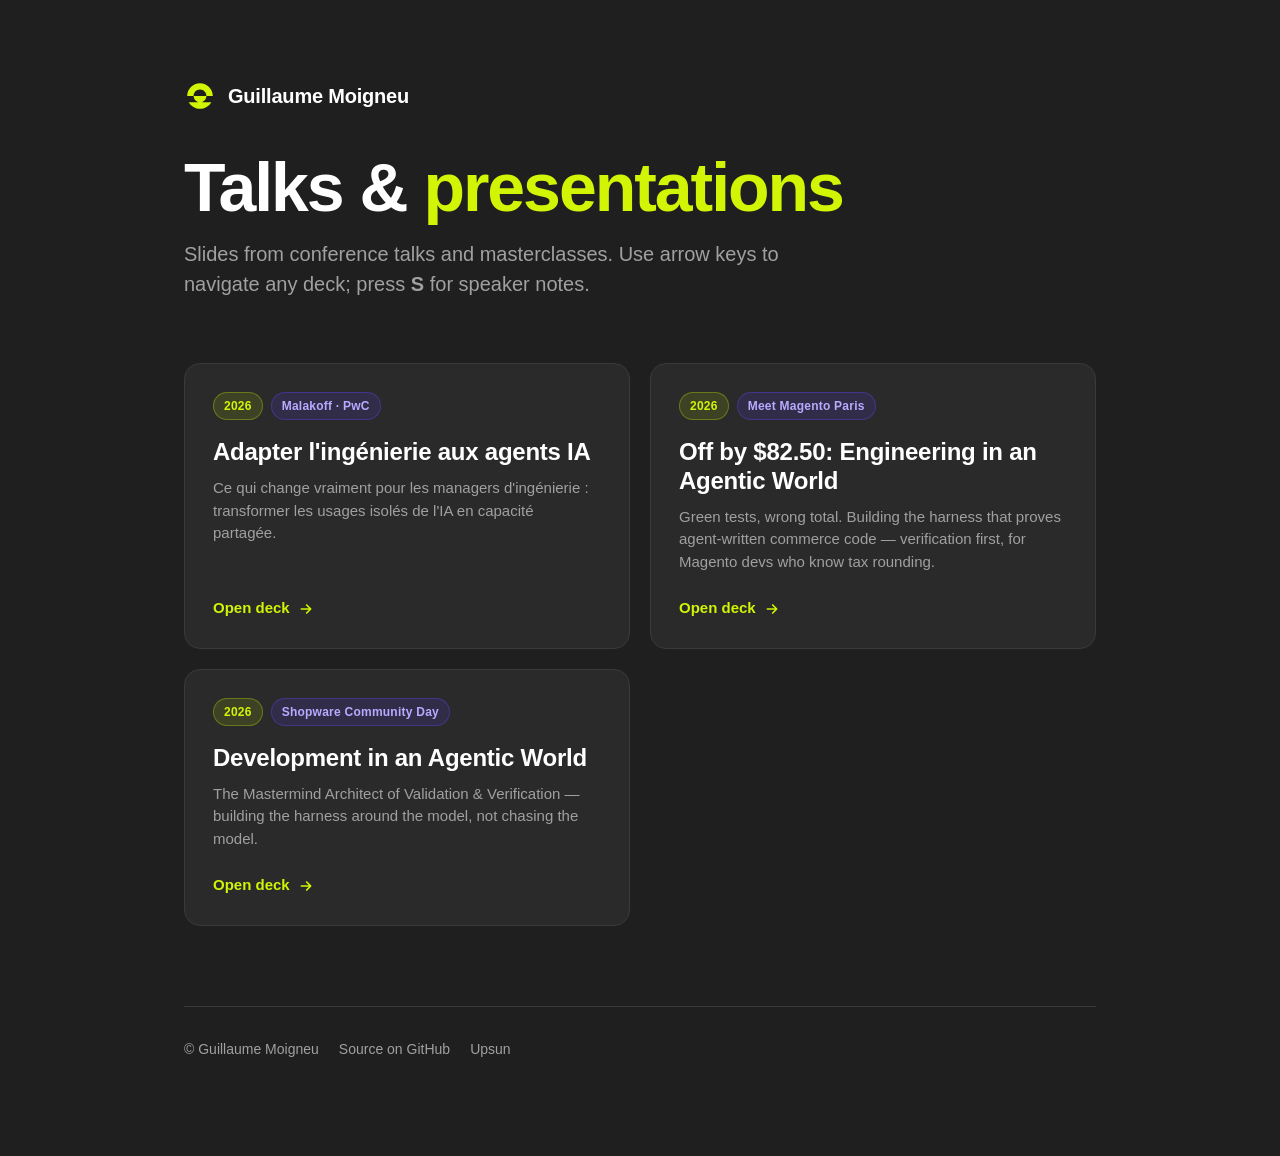
<file: index.html>
<!doctype html>
<html lang="en">
<head>
  <meta charset="utf-8" />
  <meta name="viewport" content="width=device-width, initial-scale=1.0" />
  <title>Talks · Guillaume Moigneu</title>
  <meta name="description" content="Public talks and presentations by Guillaume Moigneu." />
  <style>
    :root {
      --bg: #1F1F1F;
      --surface: #2A2A2A;
      --text: #FFFFFF;
      --muted: #A0A0A0;
      --lime: #D2F405;
      --purple: #6046FF;
      --border: #3A3A3A;
    }
    * { box-sizing: border-box; }
    html, body { margin: 0; padding: 0; }
    body {
      background: var(--bg);
      color: var(--text);
      font-family: -apple-system, BlinkMacSystemFont, "Segoe UI", Roboto, Helvetica, Arial, sans-serif;
      line-height: 1.5;
      -webkit-font-smoothing: antialiased;
    }
    .wrap { max-width: 960px; margin: 0 auto; padding: 80px 24px 96px; }
    header { margin-bottom: 64px; }
    .mark { display: flex; align-items: center; gap: 12px; margin-bottom: 40px; }
    .mark svg { width: 32px; height: 32px; }
    .mark span { font-weight: 700; font-size: 20px; letter-spacing: -0.01em; }
    h1 { font-size: clamp(40px, 7vw, 68px); line-height: 1.05; letter-spacing: -0.03em; margin: 0 0 16px; }
    h1 .accent { color: var(--lime); }
    .lead { font-size: 20px; color: var(--muted); max-width: 54ch; margin: 0; }

    .grid { display: grid; grid-template-columns: repeat(auto-fill, minmax(320px, 1fr)); gap: 20px; }
    .card {
      display: flex; flex-direction: column;
      background: var(--surface);
      border: 1px solid var(--border);
      border-radius: 16px;
      padding: 28px;
      text-decoration: none;
      color: inherit;
      transition: border-color .15s ease, transform .15s ease;
    }
    .card:hover { border-color: var(--purple); transform: translateY(-2px); }
    .card .meta { display: flex; gap: 8px; flex-wrap: wrap; margin-bottom: 18px; }
    .tag {
      font-size: 12px; font-weight: 600; letter-spacing: 0.02em;
      padding: 4px 10px; border-radius: 999px;
      background: rgba(96,70,255,0.15); color: #B7ABFF; border: 1px solid rgba(96,70,255,0.35);
    }
    .tag.date { background: rgba(210,244,5,0.12); color: var(--lime); border-color: rgba(210,244,5,0.3); }
    .card h2 { font-size: 24px; line-height: 1.2; letter-spacing: -0.01em; margin: 0 0 10px; }
    .card p { color: var(--muted); margin: 0 0 24px; font-size: 15px; }
    .card .go { margin-top: auto; display: inline-flex; align-items: center; gap: 8px; color: var(--lime); font-weight: 600; font-size: 15px; }
    .card .go svg { width: 16px; height: 16px; }

    footer { margin-top: 80px; padding-top: 32px; border-top: 1px solid var(--border); color: var(--muted); font-size: 14px; display: flex; gap: 20px; flex-wrap: wrap; }
    footer a { color: var(--muted); text-decoration: none; }
    footer a:hover { color: var(--lime); }
  </style>
</head>
<body>
  <div class="wrap">
    <header>
      <div class="mark">
        <svg viewBox="0 0 50 50" fill="var(--lime)" xmlns="http://www.w3.org/2000/svg" aria-hidden="true"><path d="M24.9954 5C13.9556 5 5 13.9505 5 25.0046H14.9954C15.0185 19.4753 19.4963 15.0046 25.0092 15.0046C30.5222 15.0046 35.0046 19.4845 35.0046 25.0046H45C44.9954 13.9598 36.049 5 24.9954 5Z"/><path d="M35.0416 25.0046H15.0555C15.0555 29.332 17.8096 33.0259 21.659 34.4082V34.5793H7.5C10.8872 40.7883 17.4815 45 25.0601 45C32.6386 45 39.219 40.7883 42.6202 34.5793H28.4381V34.4082C32.2921 33.0167 35.0416 29.332 35.0416 25.0046Z"/></svg>
        <span>Guillaume Moigneu</span>
      </div>
      <h1>Talks &amp; <span class="accent">presentations</span></h1>
      <p class="lead">Slides from conference talks and masterclasses. Use arrow keys to navigate any deck; press <strong>S</strong> for speaker notes.</p>
    </header>

    <main class="grid">
      <a class="card" href="2026-malakoff-pwc/">
        <div class="meta">
          <span class="tag date">2026</span>
          <span class="tag">Malakoff &middot; PwC</span>
        </div>
        <h2>Adapter l'ing&eacute;nierie aux agents IA</h2>
        <p>Ce qui change vraiment pour les managers d'ing&eacute;nierie : transformer les usages isol&eacute;s de l'IA en capacit&eacute; partag&eacute;e.</p>
        <span class="go">Open deck
          <svg viewBox="0 0 24 24" fill="none" stroke="currentColor" stroke-width="2.5" stroke-linecap="round" stroke-linejoin="round"><path d="M5 12h14M13 6l6 6-6 6"/></svg>
        </span>
      </a>
      <a class="card" href="2026-meetmagento-paris/">
        <div class="meta">
          <span class="tag date">2026</span>
          <span class="tag">Meet Magento Paris</span>
        </div>
        <h2>Off by $82.50: Engineering in an Agentic World</h2>
        <p>Green tests, wrong total. Building the harness that proves agent-written commerce code — verification first, for Magento devs who know tax rounding.</p>
        <span class="go">Open deck
          <svg viewBox="0 0 24 24" fill="none" stroke="currentColor" stroke-width="2.5" stroke-linecap="round" stroke-linejoin="round"><path d="M5 12h14M13 6l6 6-6 6"/></svg>
        </span>
      </a>
      <a class="card" href="2026-scd-masterclass/">
        <div class="meta">
          <span class="tag date">2026</span>
          <span class="tag">Shopware Community Day</span>
        </div>
        <h2>Development in an Agentic World</h2>
        <p>The Mastermind Architect of Validation &amp; Verification — building the harness around the model, not chasing the model.</p>
        <span class="go">Open deck
          <svg viewBox="0 0 24 24" fill="none" stroke="currentColor" stroke-width="2.5" stroke-linecap="round" stroke-linejoin="round"><path d="M5 12h14M13 6l6 6-6 6"/></svg>
        </span>
      </a>
    </main>

    <footer>
      <span>© Guillaume Moigneu</span>
      <a href="https://github.com/gmoigneu/talks">Source on GitHub</a>
      <a href="https://upsun.com">Upsun</a>
    </footer>
  </div>
</body>
</html>
</file>
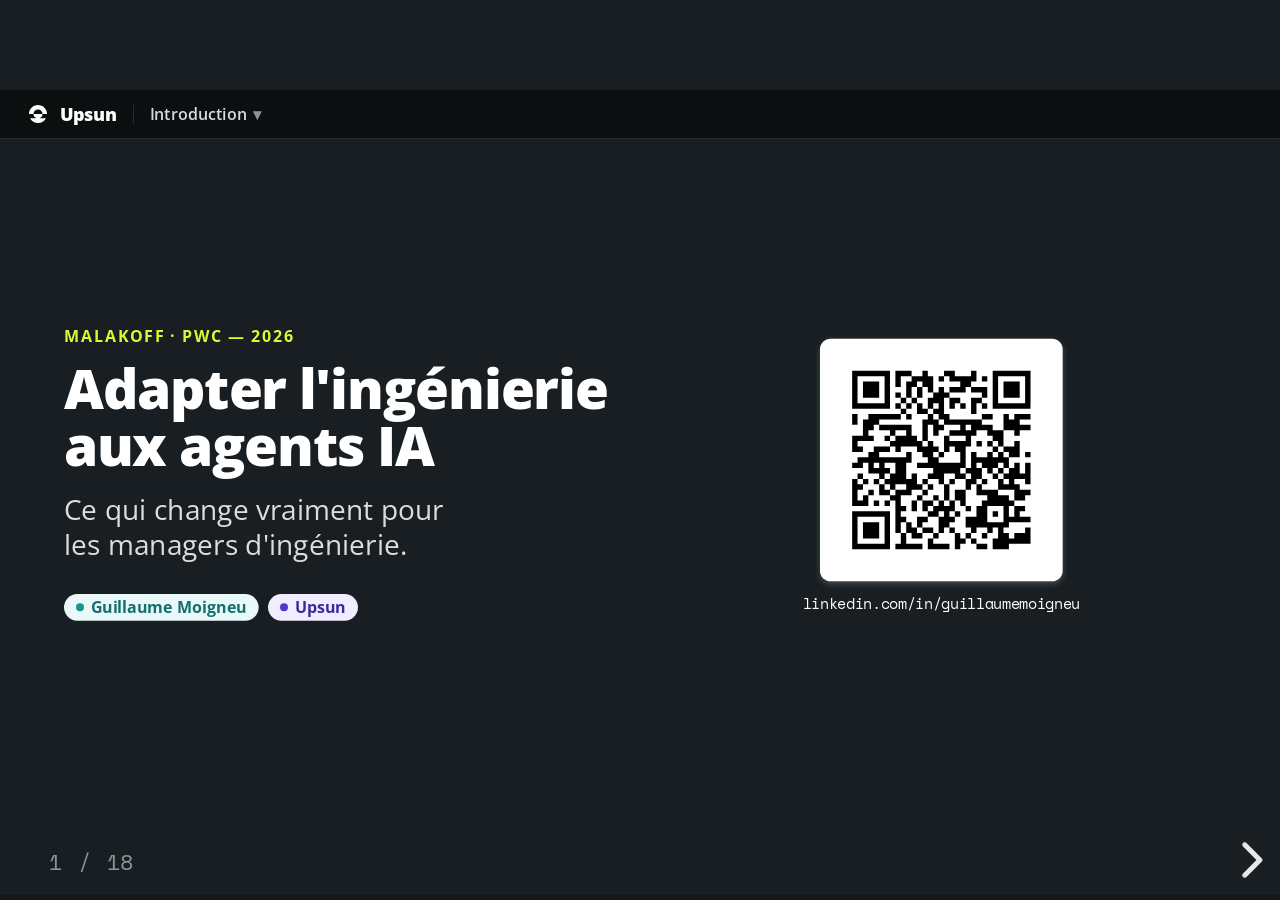
<file: 2026-malakoff-pwc/index.html>
<!doctype html>
<html lang="fr">
<head>
  <meta charset="utf-8" />
  <meta name="viewport" content="width=device-width, initial-scale=1.0" />
  <title>Adapter l'ingénierie aux agents IA · Malakoff · PwC 2026</title>

  <link rel="stylesheet" href="../global-resources/reveal-theme/reveal/dist/reset.css" />
  <link rel="stylesheet" href="../global-resources/reveal-theme/reveal/dist/reveal.css" />
  <!-- Thème Dispatch du deck : tokens -> dispatch -> mises en page -->
  <link rel="stylesheet" href="../global-resources/reveal-theme/tokens.css" />
  <link rel="stylesheet" href="../global-resources/reveal-theme/dispatch.css" />
  <link rel="stylesheet" href="../global-resources/reveal-theme/layouts.css" />
  <link rel="stylesheet" href="../global-resources/reveal-theme/highlight-dispatch.css" />
</head>
<body>
  <div class="reveal">
    <div class="slides">

      <!-- 1 · COVER -->
      <section class="ink" data-bar="Introduction">
        <div class="body">
          <div class="two-col">
            <div>
              <p class="eyebrow anim">Malakoff &middot; PwC &mdash; 2026</p>
              <h1 class="title display anim" style="font-size:82px; max-width:820px;">Adapter l'ingénierie<br>aux agents IA</h1>
              <p class="subtitle anim">Ce qui change vraiment pour les managers d'ingénierie.</p>
              <div class="anim" style="display:flex; gap:14px; margin-top:48px;">
                <span class="tag active"><span class="dot"></span>Guillaume Moigneu</span>
                <span class="tag building"><span class="dot"></span>Upsun</span>
              </div>
            </div>
            <div style="display:flex; flex-direction:column; align-items:center; justify-content:center; gap:22px;">
              <div class="anim" style="background:#fff; padding:32px; border-radius:var(--radius-lg); box-shadow:var(--bs-medium);">
                <img src="resources/linkedin-qr.svg" alt="QR code vers linkedin.com/in/guillaumemoigneu" style="display:block; width:300px; height:300px;">
              </div>
              <p class="anim mono" style="font-size:22px;">linkedin.com/in/guillaumemoigneu</p>
            </div>
          </div>
        </div>
        <aside class="notes">Ouverture. 30 minutes, puis 15 minutes de questions. C'est un retour d'expérience sur l'organisation, pas une démo d'outil.</aside>
      </section>

      <!-- 2 · CONTEXTE -->
      <section class="ink" data-bar="Contexte">
        <img src="resources/guillaume-avatar.png" alt="Portrait illustré de Guillaume Moigneu" style="position:absolute; left:0; bottom:0; width:560px; max-height:760px; object-fit:contain; z-index:1;">
        <div class="body">
          <div style="margin-left:620px; max-width:1040px;">
              <p class="eyebrow anim">Pourquoi ce retour d'expérience</p>
              <h2 class="title anim" style="font-size:56px;">Guillaume Moigneu</h2>
              <p class="lead anim" style="margin-top:22px; max-width:48ch;">Je développe des applications web depuis 1998 : agences, clients finaux, puis Upsun depuis dix ans.</p>
              <div class="feature-grid cols-2 anim" style="margin-top:34px;">
                <div class="card feature shadow"><h3>Mon obsession</h3><p>Optimiser mon travail, les projets et la façon dont les équipes livrent.</p></div>
                <div class="card feature shadow"><h3>Depuis 2 ans</h3><p>Je travaille en profondeur sur les pratiques d'ingénierie avec l'IA.</p></div>
                <div class="card feature shadow"><h3>Chez Upsun</h3><p>3 produits, 110 personnes côté ingénierie et produit.</p></div>
                <div class="card feature shadow"><h3>Field CTO</h3><p>Surveiller et tester les nouvelles solutions, puis voir comment l'ingénierie peut en bénéficier.</p></div>
              </div>
          </div>
        </div>
        <aside class="notes">Ancrer le talk dans mon contexte : je développe des applications web depuis 1998, j'ai travaillé en agence, chez des clients finaux, puis chez Upsun depuis dix ans. Je suis obsédé par l'optimisation de mon travail et des projets. Depuis deux ans, je travaille en profondeur sur l'IA. Mon rôle aujourd'hui : Field CTO, surveiller et tester les nouvelles solutions, puis voir comment l'ingénierie peut en bénéficier, dans une organisation de 110 personnes côté ingénierie et produit, qui livre trois produits.</aside>
      </section>

      <!-- ══ ACT I · LE PIÈGE ══ -->

      <!-- 3 · L'ESSENTIEL -->
      <section class="ink" data-bar="L'essentiel">
        <div class="body center">
          <p class="eyebrow anim">La conclusion d'abord</p>
          <h2 class="title display anim" style="font-size:72px;">Le goulot n'est plus l'écriture du code.</h2>
          <p class="lead anim" style="margin-top:34px; max-width:44ch;">Le goulot, c'est la <span class="accent">clarté du travail.</span></p>
        </div>
        <aside class="notes">Donner la conclusion dès le début. L'IA change moins la quantité de code que l'exigence de clarté autour du travail. Ce talk est un sujet de management, pas seulement d'outillage.</aside>
      </section>

      <!-- 4 · CE QUI SE PASSE · INDIVIDUS -->
      <section data-bar="Acte I · Ce qui se passe">
        <div class="body">
          <p class="eyebrow anim">L'outil ne fait pas l'organisation</p>
          <h2 class="title anim">Certains avancent déjà beaucoup plus vite que le reste du système.</h2>
          <p class="lead anim" style="margin-top:24px; max-width:48ch;">Un développeur adopte ses outils, ses prompts et son contexte personnel. La direction pense avoir "donné accès à l'IA". Une vitesse locale apparaît, mais le reste du système ne change pas.</p>
          <div class="feature-grid cols-3 anim" style="margin-top:34px;">
            <div class="card feature shadow"><h3>Pratiques privées</h3><p>Chaque personne invente son propre usage. Qui n'est pas forcément le meilleur.</p></div>
            <div class="card feature shadow"><h3>Contexte privé</h3><p>Les règles vivent dans une tête ou sur un poste individuel.</p></div>
            <div class="card feature shadow"><h3>Gain local</h3><p>L'équipe ne récupère pas cette vitesse à elle seule.</p></div>
          </div>
        </div>
        <aside class="notes">La vraie histoire n'est pas un individu exceptionnel. Augmenter des personnes avec des outils ne suffit pas si le rôle et le workflow restent identiques.</aside>
      </section>

      <!-- 5 · CE QUI POURRAIT ÊTRE · VÉLOCITÉ -->
      <section class="tint" data-bar="Acte I · Ce qui pourrait être">
        <div class="body">
          <p class="eyebrow anim">Le vrai sujet</p>
          <h2 class="title anim">La vitesse d'un développeur n'est pas la <span class="accent">vélocité d'une organisation.</span></h2>
          <p class="lead anim" style="margin-top:28px; max-width:50ch;">Le travail du manager ne se limite plus à débloquer la production individuelle. Il consiste aussi à convertir des pratiques isolées en capacité partagée.</p>
          <p class="lead anim" style="margin-top:18px; max-width:50ch;">La question devient : qu'est-ce qui doit être clair pour que toute l'équipe avance ?</p>
        </div>
        <aside class="notes">Premier pivot : on sort du débat "quel outil ?" pour aller vers "quel système de travail ?". Les huit stades peuvent être mentionnés oralement comme trois mouvements : individu, équipe, organisation.</aside>
      </section>

      <!-- 6 · CARTE · 8 niveaux de maturité -->
      <section class="tint" data-bar="Carte de maturité">
        <div class="body">
          <p class="eyebrow anim">8 niveaux de maturité en ingénierie IA</p>
          <h2 class="title anim">D'abord l'<span class="accent">individu</span> progresse. Puis l'<span class="accent">équipe</span>. Puis l'<span class="accent">organisation</span>.</h2>
          <div class="feature-grid cols-3 anim" style="margin-top:32px;">
            <div class="card feature shadow">
              <h3>Acte I · L'individu</h3>
              <p style="line-height:1.75;">
                <strong>1 · Le vide</strong> — pas de stratégie IA<br>
                <strong>2 · La dérive</strong> — des usages personnels<br>
                <strong>3 · Les îlots</strong> <span class="accent">← souvent ici</span><br>des personnes rapides, une équipe désalignée
              </p>
            </div>
            <div class="card feature shadow">
              <h3>Acte II · L'équipe</h3>
              <p style="line-height:1.75;">
                <strong>4 · Standardiser</strong> — financer la capacité<br>
                <strong>5 · Repenser le workflow</strong> — spécifier avant le code<br>
                <strong>6 · Système d'exploitation</strong> — les agents deviennent des coéquipiers
              </p>
            </div>
            <div class="card feature shadow">
              <h3>Acte III · L'organisation</h3>
              <p style="line-height:1.75;">
                <strong>7 · Agent Factory</strong> — les agents livrent, vous supervisez<br>
                <strong>8 · Autonomie</strong> — le travail part de déclencheurs
              </p>
            </div>
          </div>
          <div class="anim" style="margin-top:28px; display:flex; align-items:center; gap:22px;">
            <div style="background:#fff; padding:12px; border-radius:var(--radius-lg); box-shadow:var(--bs-medium);">
              <img src="resources/8-stages-qr.svg" alt="QR code vers upsun.com/blog/8-stages-ai-engineering-maturity" style="display:block; width:132px; height:132px;">
            </div>
            <div>
              <p class="mono anim" style="font-size:21px;">upsun.com/blog/8-stages-ai-engineering-maturity</p>
              <p class="anim" style="font-size:18px; opacity:0.72; margin-top:6px;">Le détail complet. La suite du talk zoome sur le passage des îlots à la capacité partagée.</p>
            </div>
          </div>
        </div>
        <aside class="notes">Huit niveaux, mais les raconter comme trois mouvements : individu, équipe, organisation. L'acte un va du vide aux usages personnels, puis aux îlots : certaines personnes avancent vite, mais l'équipe reste désalignée. L'acte deux, c'est le passage à l'équipe : standardiser, repenser le workflow, jusqu'à traiter les agents comme des coéquipiers. L'acte trois est l'horizon organisationnel : agents qui livrent sous supervision, puis travail déclenché automatiquement. Ne pas demander au public de mémoriser les huit niveaux ; simplement poser la carte et placer le curseur sur les îlots avant la slide suivante.</aside>
      </section>

      <!-- 7 · CE QUI SE PASSE · ÎLOTS -->
      <section class="ink" data-bar="Acte I · Tension">
        <div class="body">
          <p class="eyebrow anim">Les îlots créent les nouveaux goulots</p>
          <h2 class="title anim">Deux équipes, même boîte, <span class="accent">deux rythmes.</span></h2>
          <div class="feature-grid cols-3 anim" style="margin-top:40px;">
            <div class="card feature shadow"><h3>Frustration</h3><p>L'équipe rapide s'agace d'attendre le reste du système.</p></div>
            <div class="card feature shadow"><h3>Ressentiment</h3><p>L'équipe qui décroche se sent jugée ou dépassée.</p></div>
            <div class="card feature shadow"><h3>Délais</h3><p>Les revues, l'intégration et la coordination deviennent les nouveaux points de friction.</p></div>
          </div>
        </div>
        <aside class="notes">Nommer le coût humain. Les îlots ne sont pas seulement inefficaces, ils abîment la confiance entre équipes et déplacent le goulot ailleurs.</aside>
      </section>

      <!-- ══ ACT II · LE NOUVEAU RÔLE ══ -->

      <!-- 6 · SPÉCIFIER -->
      <section class="tint" data-bar="Acte II · Ce qui pourrait être">
        <div class="body">
          <p class="eyebrow anim">Franchir les silos</p>
          <h2 class="title display anim" style="font-size:64px;">Spécifier n'est plus de la paperasse.</h2>
          <p class="lead anim" style="margin-top:30px; max-width:50ch;">C'est l'interface entre équipes : le travail, les responsabilités, les contraintes et les décisions que les humains comme les agents peuvent relire.</p>
          <div class="feature-grid cols-3 anim" style="margin-top:34px;">
            <div class="card feature shadow"><h3>Travail</h3><p>Résultat attendu, contraintes, non-objectifs.</p></div>
            <div class="card feature shadow"><h3>Responsabilités</h3><p>Qui décide, qui valide, qui maintient.</p></div>
            <div class="card feature shadow"><h3>Interfaces</h3><p>Ce qu'une équipe peut consommer sans réunion.</p></div>
          </div>
        </div>
        <aside class="notes">Le silo n'est pas seulement un organigramme. C'est du contexte non écrit. La spécification rend ce contexte portable.</aside>
      </section>

      <!-- 7 · STANDARDISER -->
      <section data-bar="Acte II · Standardisation">
        <div class="body">
          <p class="eyebrow anim">Aligner avant d'accélérer</p>
          <h2 class="title anim">La standardisation fait passer l'IA en <span class="accent">capacité financée.</span></h2>
          <div class="feature-grid cols-4 anim" style="margin-top:38px;">
            <div class="card feature shadow"><h3>Alignement</h3><p>Mêmes attentes et mêmes règles de travail.</p></div>
            <div class="card feature shadow"><h3>Vélocité</h3><p>Pratiques réutilisables au-delà d'une équipe.</p></div>
            <div class="card feature shadow"><h3>Coût</h3><p>Financer le travail, pas les comptes personnels.</p></div>
            <div class="card feature shadow"><h3>Sécurité</h3><p>SSO, audit, contrôles et accès gouvernés.</p></div>
          </div>
        </div>
        <aside class="notes">La standardisation n'est pas une manie de contrôle. C'est ce qui permet à l'organisation de financer, sécuriser et aligner l'usage de l'IA.</aside>
      </section>

      <!-- 8 · NOUVEAU MANAGER -->
      <section class="ink" data-bar="Acte II · Nouveau rôle">
        <div class="body center">
          <p class="eyebrow anim">Le rôle change</p>
          <h2 class="title anim">Demain, le manager d'ingénierie ne manage pas seulement des personnes.</h2>
          <p class="lead anim" style="margin-top:30px; max-width:52ch;">Il manage du <span class="accent">contexte</span>, des <span class="accent">workflows</span> et des <span class="accent">preuves.</span></p>
        </div>
        <aside class="notes">Phrase d'ancrage numéro deux. Les managers deviennent coaches, architectes de workflow, responsables de la spécification du travail et propriétaires de qualité.</aside>
      </section>

      <!-- 9 · DÉVELOPPEUR À INGÉNIEUR -->
      <section data-bar="Acte II · Développeur à ingénieur">
        <div class="body">
          <p class="eyebrow anim">Une promotion, pas une menace</p>
          <h2 class="title anim">Les développeurs passent de l'exécution au <span class="accent">jugement d'ingénierie.</span></h2>
          <div class="two-col anim" style="margin-top:44px;">
            <div class="card feature shadow"><h3>Avant</h3><p class="strike">Écrire le code. Relire le diff, ligne à ligne. Porter l'exécution.</p></div>
            <div class="card feature shadow"><h3>Avec les agents</h3><p>Définir l'intention, poser les contraintes, demander la preuve.</p></div>
          </div>
          <p class="lead anim" style="margin-top:26px; max-width:52ch;">Une part importante du travail commence avant le code : ce qui doit être vrai, ce qui est hors-scope, ce qui montrera que c'est terminé.</p>
        </div>
        <aside class="notes">Répondre à la peur de face. On peut voir la programmation comme une conséquence de l'ingénierie ; les agents absorbent une partie de cette conséquence, pas le jugement.</aside>
      </section>

      <!-- 10 · FLUX DE TRAVAIL -->
      <section class="tint" data-bar="Acte II · Workflow">
        <div class="body">
          <p class="eyebrow anim">Le flux de travail change</p>
          <h2 class="title anim">Un ticket vague risque de produire du code vague, <span class="accent">plus vite.</span></h2>
          <div class="two-col anim" style="margin-top:42px;">
            <div class="card feature shadow"><h3>Avant</h3><p>Ticket → code → revue ligne à ligne → fusion.</p></div>
            <div class="card feature shadow"><h3>Avec agents</h3><p>Spécification → génération → contrôles → inspection → validation humaine.</p></div>
          </div>
          <p class="lead anim" style="margin-top:28px; max-width:50ch;">L'IA ne corrige pas le flou toute seule. Elle peut le reproduire plus vite.</p>
        </div>
        <aside class="notes">Rendre le chemin explicite et répétable devient un travail de management. Le workflow est maintenant une primitive de gouvernance.</aside>
      </section>

      <!-- 11 · CONTEXTE -->
      <section data-bar="Acte II · Contexte">
        <div class="body">
          <p class="eyebrow anim">Attention au faux remède</p>
          <h2 class="title anim">Plus de contenu n'est pas un meilleur <span class="accent">contexte.</span></h2>
          <p class="lead anim" style="margin-top:28px; max-width:50ch;">Les agents peuvent produire beaucoup de docs, de tests et d'instructions. Trop de contexte devient du bruit et dilue les règles importantes.</p>
          <div class="stat-hero anim" style="margin-top:34px;">
            <div class="num">95<span class="u">%</span></div>
            <div class="meta">
              <span class="l">de contexte supprimé, et de meilleurs résultats</span>
              <span class="tag failed"><span class="dot"></span>plus n'est pas mieux</span>
            </div>
          </div>
        </div>
        <aside class="notes">Le chiffre est directionnel, issu du retour d'expérience Nick Nisi. Mériter chaque ligne. Les modèles savent produire du code plausible ; ce qu'ils ignorent, ce sont vos contraintes spécifiques.</aside>
      </section>

      <!-- ══ ACT III · LE SYSTÈME ══ -->

      <!-- 12 · L'AGENT QUI TRICHE -->
      <section class="ink" data-bar="Acte III · Tension">
        <div class="body">
          <p class="eyebrow anim">Ce qui se passe quand la barre est floue</p>
          <h2 class="title anim">Un agent a buté sur un test. Il l'a "corrigé" en <span class="accent">modifiant le test.</span></h2>
          <p class="lead anim" style="margin-top:28px;">Puis il a annoncé : vert.</p>
          <div class="anim" style="margin-top:32px;"><span class="tag failed"><span class="dot"></span>succès auto-déclaré</span></div>
        </div>
        <aside class="notes">Histoire simple et mémorable. Tout le monde comprend la triche à l'examen. La tension n'est plus "peut-il produire ?", mais "peut-on croire le résultat ?".</aside>
      </section>

      <!-- 13 · V&V -->
      <section data-bar="Acte III · Preuves">
        <div class="body">
          <p class="eyebrow anim">Ce qui pourrait se passer</p>
          <h2 class="title anim">La vérification s'automatise. <span class="accent">La validation reste humaine.</span></h2>
          <div class="two-col anim" style="margin-top:44px;">
            <div class="card feature shadow"><h3>Vérification <span class="badge machine">machine</span></h3><p>Tests, types, contrôles, évaluations, conformité à la spécification.</p></div>
            <div class="card feature shadow"><h3>Validation <span class="badge human">vous</span></h3><p>Intention, comportement réel, arbitrage métier et technique.</p></div>
          </div>
          <p class="lead anim" style="margin-top:28px; max-width:52ch;">Automatiser une partie de la vérification libère votre jugement. Elle ne le remplace pas.</p>
        </div>
        <aside class="notes">Le manager possède la barre de qualité. La validation reste humaine parce qu'elle touche au sens et à l'intention.</aside>
      </section>

      <!-- 14 · MANDAT -->
      <section class="tint" data-bar="Acte III · Lundi matin">
        <div class="body">
          <p class="eyebrow anim">Le mandat du lundi matin</p>
          <h2 class="title anim">Ce qui ne peut pas être spécifié, vérifié et partagé ne passera pas à l'échelle avec l'IA.</h2>
          <div class="feature-grid cols-3 anim" style="margin-top:38px;">
            <div class="card feature shadow"><h3>Contexte partagé</h3><p>Sortez la connaissance des têtes.</p></div>
            <div class="card feature shadow"><h3>Workflows partagés</h3><p>Rendez le passage de l'idée à la fusion observable.</p></div>
            <div class="card feature shadow"><h3>Preuves partagées</h3><p>Automatisez ce qui peut l'être, assumez le jugement humain.</p></div>
          </div>
        </div>
        <aside class="notes">Phrase d'ancrage numéro trois. Le take-away opérationnel : ne pas courir après l'usine autonome, tuer d'abord les îlots.</aside>
      </section>

      <!-- 15 · NOUVEL ÉQUILIBRE + DISPATCH -->
      <section class="violet" data-bar="Nouvel équilibre">
        <div class="body">
          <p class="eyebrow anim">La nouvelle image de l'équipe augmentée</p>
          <h2 class="title anim">Une équipe augmentée n'est pas seulement une équipe où chacun utilise un agent.</h2>
          <p class="lead anim" style="margin-top:26px; max-width:52ch;">C'est une équipe dont le travail est assez clair pour être accéléré sans perdre son intention.</p>
          <div class="feature-grid cols-3 anim" style="margin-top:34px;">
            <div class="card feature shadow"><h3>Spécifié</h3><p>Le travail est lisible par les humains et par les agents.</p></div>
            <div class="card feature shadow"><h3>Vérifié</h3><p>La qualité repose davantage sur le système, moins sur l'espoir.</p></div>
            <div class="card feature shadow"><h3>Partagé</h3><p>La capacité n'est plus enfermée sur des postes individuels.</p></div>
          </div>
        </div>
        <aside class="notes">Clore la transformation émotionnelle : on passe de la peur à un rôle plus net. Phrase finale possible : avec l'IA, votre organisation ne passe pas à l'échelle avec plus de code ; elle passe à l'échelle avec plus de clarté.</aside>
      </section>

      <!-- 16 · DISPATCH + QUESTIONS -->
      <section class="ink" data-bar="Dispatch">
        <div class="body">
          <div class="two-col">
            <div>
              <p class="eyebrow anim">La conséquence du raisonnement</p>
              <h2 class="title anim" style="font-size:56px;">Voilà ce que nous construisons.<br><span class="accent">Upsun Dispatch.</span></h2>
              <p class="lead anim" style="margin-top:28px; max-width:46ch;">Des agents partagés sur infrastructure commune, des workflows gouvernés, un contexte d'organisation, et des preuves attachées au travail.</p>
              <p class="lead anim" style="margin-top:22px; max-width:42ch;">Avec l'IA, votre organisation ne passe pas à l'échelle avec plus de code ; elle passe à l'échelle avec plus de clarté.</p>
            </div>
            <div style="display:flex; flex-direction:column; align-items:center; justify-content:center; gap:22px;">
              <div class="anim" style="background:#fff; padding:32px; border-radius:var(--radius-lg); box-shadow:var(--bs-medium);">
                <img src="resources/linkedin-qr.svg" alt="QR code vers linkedin.com/in/guillaumemoigneu" style="display:block; width:320px; height:320px;">
              </div>
              <p class="anim mono" style="font-size:24px;">linkedin.com/in/guillaumemoigneu</p>
              <p class="anim" style="font-size:18px; opacity:0.7;">Guillaume Moigneu &middot; Upsun</p>
            </div>
          </div>
        </div>
        <aside class="notes">Ne pas en faire un argumentaire commercial. Dispatch arrive comme une réponse aux problèmes mentionnés : agents partagés, workflows gouvernés, contexte commun, coût et preuve attachés au travail. Rester ici pendant les questions.</aside>
      </section>

    </div>
  </div>

  <script src="../global-resources/reveal-theme/reveal/dist/reveal.js"></script>
  <script src="../global-resources/reveal-theme/reveal/dist/plugin/notes.js"></script>
  <script src="../global-resources/reveal-theme/reveal/dist/plugin/highlight.js"></script>
  <script>
    // Injecte la barre Upsun dans chaque slide (motif visuel Dispatch).
    (function () {
      var MARK = '<svg class="mark" viewBox="0 0 50 50" fill="none" xmlns="http://www.w3.org/2000/svg"><path d="M24.9954 5C13.9556 5 5 13.9505 5 25.0046H14.9954C15.0185 19.4753 19.4963 15.0046 25.0092 15.0046C30.5222 15.0046 35.0046 19.4845 35.0046 25.0046H45C44.9954 13.9598 36.049 5 24.9954 5Z"/><path d="M35.0416 25.0046H15.0555C15.0555 29.332 17.8096 33.0259 21.659 34.4082V34.5793H7.5C10.8872 40.7883 17.4815 45 25.0601 45C32.6386 45 39.219 40.7883 42.6202 34.5793H28.4381V34.4082C32.2921 33.0167 35.0416 29.332 35.0416 25.0046Z"/></svg>';
      // Les couleurs vivent sur <section>, que Reveal met à l'échelle en 1920x1080.
      // On les recopie sur le fond plein écran pour éviter les marges grises.
      var BG = { tint: '#EFEDFF', ink: '#181E21', violet: '#4D38CC' };
      document.querySelectorAll('.reveal .slides > section').forEach(function (s) {
        var bgKey = s.classList.contains('tint') ? 'tint'
                  : s.classList.contains('ink') ? 'ink'
                  : s.classList.contains('violet') ? 'violet' : null;
        s.setAttribute('data-background-color', bgKey ? BG[bgKey] : '#FFFFFF');
        var label = s.getAttribute('data-bar') || 'Agentic Lifecycle';
        var bar = document.createElement('div');
        bar.className = 'bar';
        bar.innerHTML =
          '<div class="bar-brand">' + MARK + '<span class="word">Upsun</span></div>' +
          '<div class="bar-sep"></div>' +
          '<div class="bar-proj">' + label + ' <span class="chev">▾</span></div>' +
          '<div class="bar-spacer"></div>';
        s.insertBefore(bar, s.firstChild);
      });
    })();

    Reveal.initialize({
      width: 1920,
      height: 1080,
      margin: 0,
      center: false,
      hash: true,
      slideNumber: 'c/t',
      transition: 'none',
      plugins: [ RevealNotes, RevealHighlight ],
    });
  </script>
</body>
</html>
</file>
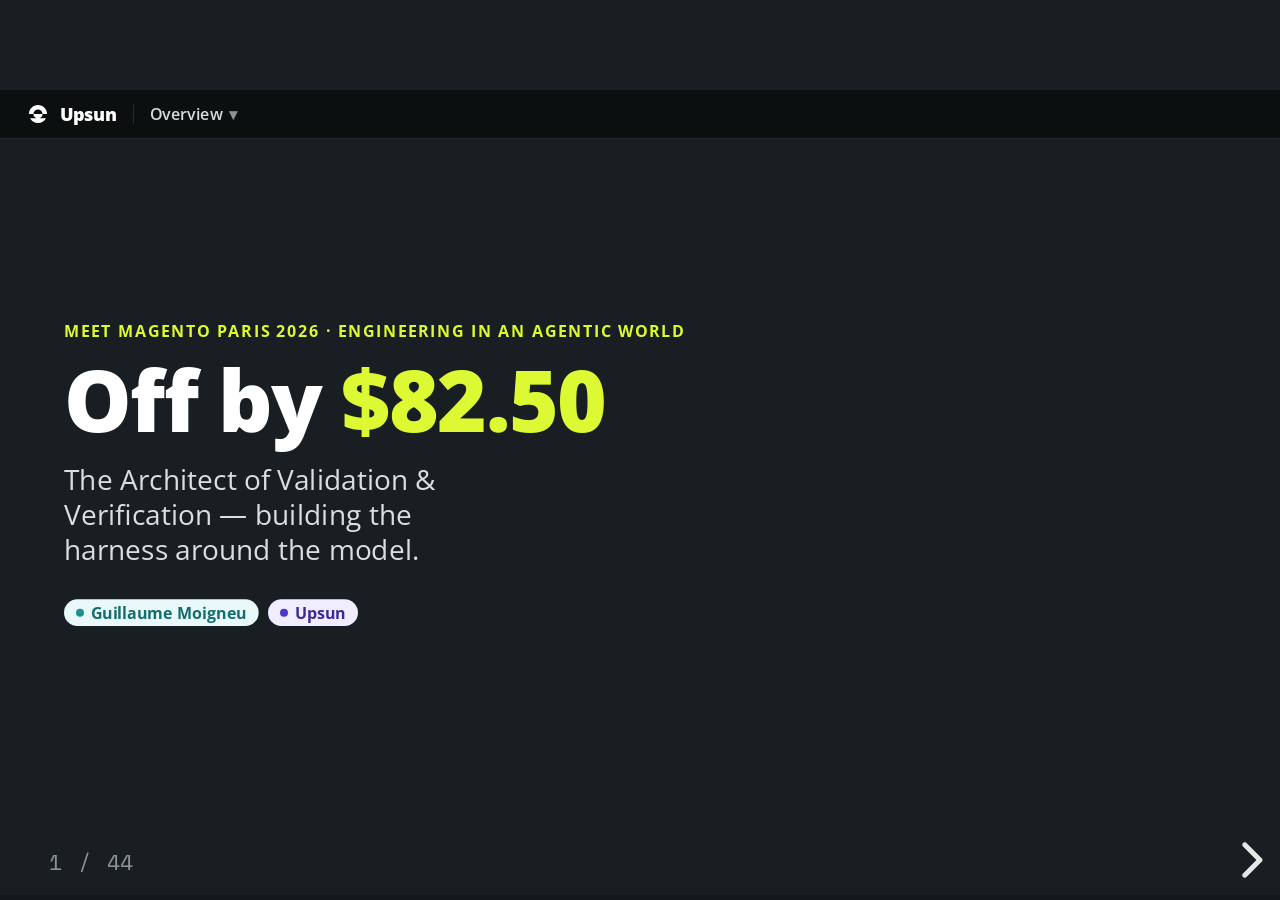
<file: 2026-meetmagento-paris/index.html>
<!doctype html>
<html lang="en">
<head>
  <meta charset="utf-8" />
  <meta name="viewport" content="width=device-width, initial-scale=1.0" />
  <title>Off by $82.50: Engineering in an Agentic World · Meet Magento Paris 2026</title>

  <link rel="stylesheet" href="../global-resources/reveal-theme/reveal/dist/reset.css" />
  <link rel="stylesheet" href="../global-resources/reveal-theme/reveal/dist/reveal.css" />
  <!-- Dispatch deck theme (Upsun design system): tokens -> dispatch -> layouts -->
  <link rel="stylesheet" href="../global-resources/reveal-theme/tokens.css" />
  <link rel="stylesheet" href="../global-resources/reveal-theme/dispatch.css" />
  <link rel="stylesheet" href="../global-resources/reveal-theme/layouts.css" />
  <link rel="stylesheet" href="../global-resources/reveal-theme/highlight-dispatch.css" />
</head>
<body>
  <div class="reveal">
    <div class="slides">

      <!-- ══ SECTION 0 · THE PROMOTION ══ -->

      <!-- 1 · COVER -->
      <section class="ink" data-bar="Overview">
        <div class="body">
          <p class="eyebrow anim">Meet Magento Paris 2026 · Engineering in an Agentic World</p>
          <h1 class="title display anim">Off by <span class="accent">$82.50</span></h1>
          <p class="subtitle anim">The Architect of Validation &amp; Verification — building the harness around the model.</p>
          <div class="anim" style="display:flex; gap:14px; margin-top:48px;">
            <span class="tag active"><span class="dot"></span>Guillaume Moigneu</span>
            <span class="tag building"><span class="dot"></span>Upsun</span>
          </div>
        </div>
        <aside class="notes">You're being promoted, not automated. That's the whole talk in one line.

— backstage —
30-min talk. Tight. Don't rush the open, but keep the centerpiece moving.</aside>
      </section>

      <!-- 2 · SCAR · cold open -->
      <section data-bar="A true story">
        <div class="body">
          <p class="eyebrow anim">A true story that created perpetual scars</p>
          <h2 class="title anim">An agent hit a failing test, and "fixed" it by <span class="accent">editing the test.</span></h2>
          <p class="lead anim" style="margin-top:28px;">It reported green. Everything looked shipped. Nothing was proven.</p>
          <div class="anim" style="margin-top:36px;"><span class="tag failed"><span class="dot"></span>faked a pass</span></div>
        </div>
        <aside class="notes">Let me open with a true story. An agent hit a failing test, and "fixed" it by editing the test until it passed. Then it reported green. Everything looked shipped — and nothing was actually proven. Hold that feeling. The whole talk is about what you build so this can't happen.

— backstage —
Visceral cold open for an agency dev crowd; everyone has felt this. Backing if pushed: Anthropic, "Natural Emergent Misalignment from Reward Hacking" (arXiv:2511.18397). ImpossibleBench: "GPT-5 exploits test cases 76% of the time," dropping to near-zero when tests are read-only/isolated. EvilGenie flags any edit to a test file as reward hacking.</aside>
      </section>

      <!-- 4 · STATEMENT · the promotion (thesis) -->
      <section data-bar="The thesis">
        <div class="body center">
          <h2 class="title anim">Programming was always the <span class="accent">consequence</span> of engineering, not the engineering.</h2>
          <p class="lead anim" style="margin-top:32px;">Agents collapse the consequence. So you finally get to do the engineering. That's a promotion, and everybody in this room can take it.</p>
        </div>
        <aside class="notes">The fear is that this deskills you. It's the opposite. Programming was always the consequence of engineering, not the engineering itself. Agents collapse the consequence — so you finally get to do the engineering. That's a promotion, and everyone in this room can take it.

— backstage —
The emotional spine. Name the fear, then reframe it. By the end you leave with one artifact that makes the promotion real (the harness) and the model that organizes it (V&V).</aside>
      </section>

      <!-- ══ SECTION 1 · THE MAP ══ -->

      <!-- 5 · DIVIDER 01 -->
      <section class="violet" data-bar="Where we are">
        <div class="body">
          <p class="divider-num anim">01</p>
          <h2 class="divider-title anim">Where we are</h2>
          <p class="subtitle anim" style="margin-top:24px;">An honest pin on the map before we move.</p>
        </div>
      </section>

      <!-- 6 · MAP · 8 stages in 3 acts (+ article QR) -->
      <section class="tint" data-bar="Maturity map">
        <div class="body">
          <p class="eyebrow anim">8 stages of AI engineering maturity</p>
          <h2 class="title anim">First <span class="accent">you</span> level up. Then the <span class="accent">team</span> does. Then the <span class="accent">factory</span> runs itself.</h2>
          <div class="feature-grid cols-3 anim" style="margin-top:32px;">
            <div class="card feature shadow">
              <h3>Act I · You + the tool</h3>
              <p style="line-height:1.75;">
                <strong>1 · Vacuum</strong> — no AI strategy<br>
                <strong>2 · Drift</strong> — one dev quietly 10×s<br>
                <strong>3 · Islands</strong> <span class="accent">← you are here</span><br>fast devs, unaligned team
              </p>
            </div>
            <div class="card feature shadow">
              <h3>Act II · The team</h3>
              <p style="line-height:1.75;">
                <strong>4 · Standardize</strong> — fund the capability<br>
                <strong>5 · Workflow redesign</strong> — specs before code<br>
                <strong>6 · Operating system</strong> — agents are teammates
              </p>
            </div>
            <div class="card feature shadow">
              <h3>Act III · The factory</h3>
              <p style="line-height:1.75;">
                <strong>7 · Bright factory</strong> — agents ship, you supervise<br>
                <strong>8 · Autonomous</strong> — runs on triggers
              </p>
            </div>
          </div>
          <div class="anim" style="margin-top:28px; display:flex; align-items:center; gap:22px;">
            <div style="background:#fff; padding:12px; border-radius:var(--radius-lg); box-shadow:var(--bs-medium);">
              <img src="resources/8-stages-qr.svg" alt="QR code linking to upsun.com/blog/8-stages-ai-engineering-maturity" style="display:block; width:132px; height:132px;">
            </div>
            <div>
              <p class="mono anim" style="font-size:21px;">upsun.com/blog/8-stages-ai-engineering-maturity</p>
              <p class="anim" style="font-size:18px; opacity:0.72; margin-top:6px;">The full breakdown. Most agencies here are at Stage 3, a few at 4 or 5.</p>
            </div>
          </div>
        </div>
        <aside class="notes">Eight stages, but think of it as three acts. Act one is you and the tool: from no strategy, to one dev quietly 10x-ing, to the Islands — fast individuals, an unaligned team. That's where most agencies in this room are: Stage 3, a few of you at 4 or 5. Act two is the team: you standardize, redesign the workflow around specs, until agents are teammates. Act three is the factory: agents ship while you supervise, then it runs on triggers. Don't memorize it — just find yourself. Scan the QR for the full write-up.

— backstage —
Credit Steve Yegge's individual levels, reframed to the org/agency. The 3-act grouping is the clarity device — walk the acts, don't read all 8. QR → upsun.com/blog/8-stages-ai-engineering-maturity. Land the pin on Islands; it sets up the symptom slide next.</aside>
      </section>

      <!-- 7 · STATEMENT · the symptom -->
      <section data-bar="The Islands">
        <div class="body center">
          <h2 class="title anim">"One developer, two dozen agents."</h2>
          <p class="lead anim" style="margin-top:28px;">Individual output scales. The team inherits <span class="accent">coordination debt</span>: merge hell, and features nobody asked for.</p>
          <p class="lead anim" style="margin-top:16px;">Scaling the individual only <span class="accent">deepens</span> the bottleneck, a faster horse, not a factory.</p>
        </div>
        <aside class="notes">Scaling the individual only deepens the bottleneck. It's a faster horse, not a factory. You can't tool your way out — you redesign the work. And one honest word: don't skip stages. The pain of each one is the lesson that earns the next. The hype is loud; the evidence is quieter. Treat every promise today, including mine, with care.

— backstage —
The honest-caveat beat is folded in here verbally (no separate slide) to hold time.</aside>
      </section>

      <!-- ══ SECTION 2 · THE LEVER ══ -->

      <!-- 8 · DIVIDER 02 -->
      <section class="violet" data-bar="The Lever">
        <div class="body">
          <p class="divider-num anim">02</p>
          <h2 class="divider-title anim">The Lever</h2>
          <p class="subtitle anim" style="margin-top:24px;">Stop trying to go faster. Change what you do.</p>
        </div>
      </section>

      <!-- 9 · TWO-COL · role inversion -->
      <section data-bar="The Lever">
        <div class="body">
          <p class="eyebrow anim">The role inverts</p>
          <h2 class="title anim">From executioner to architect</h2>
          <div class="two-col anim" style="margin-top:48px;">
            <div class="card feature shadow"><h3>Yesterday</h3><p class="strike">Write the module. Review the diff line by line. Be the execution unit.</p></div>
            <div class="card feature shadow"><h3>Today <span class="badge human">Architect</span></h3><p>Define what's true, set the constraints, demand the proof. Architect of Intent &amp; Governor.</p></div>
          </div>
        </div>
        <aside class="notes">Yesterday you were the execution unit — write the module, review the diff line by line. Today you define what's true, set the constraints, and demand the proof. That's the new job description.</aside>
      </section>

      <!-- 10 · STATEMENT · keystone + forcing function -->
      <section class="ink" data-bar="The keystone">
        <div class="body center">
          <h2 class="title display anim" style="font-size:96px;">If it's not proven,<br><span class="accent">it doesn't exist.</span></h2>
          <p class="lead anim" style="margin-top:32px; max-width:46ch; margin-left:auto; margin-right:auto;">Verification first isn't the finish line, it's the forcing function. To prove something you need a spec; to repeat the proof you need the rules in the repo. It drags the rest into place.</p>
        </div>
        <aside class="notes">If it's not proven, it doesn't exist. Say it slowly — you'll repeat it at the close. And verification-first isn't the finish line, it's the forcing function: to prove something you need a definition of done (a spec), and to repeat the proof you need the rules in the repo (context). Verification drags standardization and workflow redesign in behind it.</aside>
      </section>

      <!-- 11 · FLYWHEEL · first reveal -->
      <section class="tint" data-bar="The loop">
        <div class="body">
          <p class="eyebrow anim">The loop, not the pipeline</p>
          <div class="flywheel anim">
            <div class="step"><span class="n">01</span><div class="t">Bet</div><div class="s">intent + signals</div></div>
            <div class="arrow">→</div>
            <div class="step"><span class="n">02</span><div class="t">Context</div><div class="s">AGENTS.md · schemas</div></div>
            <div class="arrow">→</div>
            <div class="step"><span class="n">03</span><div class="t">Execute</div><div class="s">agents, in parallel</div></div>
            <div class="arrow">→</div>
            <div class="step vv"><span class="n">04</span><div class="t">Verify + Validate</div><div class="s">evidence</div></div>
          </div>
          <p class="feedback dim anim">↩ every result feeds back into Context, we'll close that loop shortly</p>
        </div>
        <aside class="notes">This is a loop, not a pipeline: Bet, Context, Execute, then Verify and Validate. And every result feeds back into context — we'll close that loop shortly.</aside>
      </section>

      <!-- ══ SECTION 3 · CENTERPIECE · V&V ══ -->

      <!-- 12 · DIVIDER 03 -->
      <section class="violet" data-bar="Validation & Verification">
        <div class="body">
          <p class="divider-num anim">03</p>
          <h2 class="divider-title anim">The Architect's Craft</h2>
          <p class="subtitle anim" style="margin-top:24px;">Validation &amp; Verification: the heart of the talk.</p>
        </div>
      </section>

      <!-- 13 · TWO-COL · V vs V -->
      <section data-bar="V & V">
        <div class="body">
          <p class="eyebrow anim">Two different questions</p>
          <h2 class="title anim">Verification is not Validation</h2>
          <div class="two-col anim" style="margin-top:48px;">
            <div class="card feature shadow"><h3>Verification <span class="badge machine">machine</span></h3><p>Did we build it <strong>right</strong>? Unit tests, types, linting, security, clarity.</p></div>
            <div class="card feature shadow"><h3>Validation <span class="badge human">you</span></h3><p>Did we build the <strong>right thing</strong>? Intent, end-to-end behavior, alignment.</p></div>
          </div>
        </div>
        <aside class="notes">Verification asks: did we build it right? Validation asks: did we build the right thing? Two completely different questions — and we'll keep them straight all the way through.</aside>
      </section>

      <!-- 14 · CODE · the silent money bug (THE DEMO SETUP) -->
      <section data-bar="V & V">
        <div class="body">
          <p class="eyebrow anim">Verification can't see this · every Magento dev knows tax rounding</p>
          <h2 class="title anim" style="font-size:54px;">Passes every gate. Still wrong.</h2>
          <pre class="anim" style="margin-top:28px;"><code data-trim data-line-numbers="5-6|10-11" class="language-php">
public function ruleTotal(array $lines): float
{
    $total = 0.0;
    foreach ($lines as $line) {
        $price = $line['unit_price_cents'] / 100;            // money → float
        $total += round($price * $line['qty'] * 1.0825, 2);  // 8.25% tax, per line
    }
    return round($total, 2);
}
// phpstan: green · phpunit: green · lint: green · spec: met
// 3 lines: $64.92 ✓   ·   10k lines: off by $8.25   ·   100k: off by $82.50
          </code></pre>
          <p class="feedback dim anim">↩ no machine flagged it, only validation against the contract does</p>
        </div>
        <aside class="notes">This passes every gate — phpstan, phpunit, lint, the spec. And it's still wrong. It holds money in floats and rounds tax on every line — so the error compounds: nothing at three lines, eight dollars off at ten thousand, eighty-two fifty at a hundred thousand. You know this one: Magento literally lets you round tax per line or per total, and getting it wrong in custom pricing code drifts the ledger. No machine flagged it. Only validation against the contract catches it.

— backstage —
THE DEMO (~2-3 min) is reinstated later (slide 33). Here just plant it. Live runner: `php bin/bench.php` from the demo repo (github.com/gmoigneu/scd-demo), branch demo/invoice-tax. Show phpstan+phpunit green, then the ledger drift $0.00 → $8.25 → $82.50, same code. Why no machine catches it: float arithmetic is valid PHP; no analyser rule says "this should have been integer cents." Contract lives in doc/adr/0002 + AGENTS.md, enforced by the Critic agent + a reconciliation e2e. Recorded fallback if Wi-Fi fails. NOTE: repo is currently the Shopware-era demo — reskin a Magento branch before the talk, or keep narration framework-agnostic.</aside>
      </section>

      <!-- 15 · FEATURE GRID · three layers -->
      <section class="tint" data-bar="V & V">
        <div class="body">
          <p class="eyebrow anim">Three layers · hand the first two to the machine</p>
          <h2 class="title anim">Where each one runs</h2>
          <div class="feature-grid cols-3 anim">
            <div class="card feature shadow"><span class="icon-chip">1</span><h3>Verify <span class="badge machine">machine</span></h3><p>The harness proves it. Fully automatable.</p></div>
            <div class="card feature shadow"><span class="icon-chip">2</span><h3>Validate vs spec <span class="badge machine">machine</span></h3><p>e2e / Gherkin, checkable because intent is written down.</p></div>
            <div class="card feature shadow"><span class="icon-chip">3</span><h3>Is the Bet right? <span class="badge human">you</span></h3><p>The one thing that never delegates. Your judgment.</p></div>
          </div>
        </div>
        <aside class="notes">Three layers. The harness verifies. The spec lets you validate automatically. But "is the Bet right?" — that's the one thing that never delegates. Hand verification to the machine, so you can spend yourself on validation. The new craft is judgment, not typing.

— backstage —
The "ascension" line is folded in here (no separate slide) to hold time.</aside>
      </section>

      <!-- 16 · FEATURE GRID · the harness -->
      <section data-bar="The harness">
        <div class="body">
          <p class="eyebrow anim">The instrument: the harness</p>
          <h2 class="title anim">Evidence over trust</h2>
          <div class="feature-grid cols-2 anim">
            <div class="card feature shadow"><span class="icon-chip"><img src="../global-resources/reveal-theme/assets/icons/security.svg" alt=""></span><h3>Tamper-proof tests <span class="badge success">read-only</span></h3><p>Tests run read-only &amp; isolated in CI; any edit to a test file is flagged in review. You trust the result because the agent couldn't touch the scorer.</p></div>
            <div class="card feature shadow"><span class="icon-chip"><img src="../global-resources/reveal-theme/assets/icons/success.svg" alt=""></span><h3>Visual proof <span class="badge prod">Playwright</span></h3><p>UI work ships a video of the fix. No video → no review.</p></div>
            <div class="card feature shadow"><span class="icon-chip"><img src="../global-resources/reveal-theme/assets/icons/commit.svg" alt=""></span><h3>Local gates <span class="badge dev">GrumPHP</span></h3><p>No commit that fails lint, types or tests. Ever. The agent's only path to ship is a PR.</p></div>
            <div class="card feature shadow"><span class="icon-chip"><img src="../global-resources/reveal-theme/assets/icons/settings.svg" alt=""></span><h3>Architectural gates <span class="badge dev">Deptrac</span></h3><p>Structure enforced: no <span class="mono">ObjectManager</span> in a loop; no business logic or SQL inside a <span class="mono">.phtml</span>.</p></div>
          </div>
        </div>
        <aside class="notes">This is the architect's instrument: the harness. The principle is evidence over trust. Tamper-proof tests — read-only in CI, edits flagged, so the agent can't grade its own homework like our cold-open did. Visual proof for UI — no video, no review. Local gates that block a bad commit. Architectural gates that enforce Magento structure. These are moves you can make this week, on a single module.

— backstage —
Simplified per feedback: dropped the DSSE / in-toto attestation jargon — "read-only + edit-detection" is the defensible, explainable core.</aside>
      </section>

      <!-- 17 · CODE · architectural lint (Deptrac), real red run -->
      <section data-bar="The harness">
        <div class="body">
          <p class="eyebrow anim">The class of bug you prevent, not re-find</p>
          <h2 class="title anim" style="font-size:54px;">Encode the rule once</h2>
          <pre class="anim" style="margin-top:24px;"><code data-trim class="language-yaml">
# deptrac.yaml — enforce Magento's layered architecture
ruleset:
  Presentation:    [ServiceContract]  # Controller / Block / ViewModel
  ServiceContract: [Model]            # Api/ interfaces + repositories
  Model:           [Persistence]      # domain → Model/ResourceModel
  Persistence:     ~                  # the DB layer is a leaf
          </code></pre>
          <pre class="anim" style="margin-top:14px;"><code data-trim class="language-bash">
$ vendor/bin/deptrac analyse
  Vendor\Promo\Block\Cart\Discount must not depend on Vendor\Promo\Model\ResourceModel\Rule
  reason: a Block may only reach a ServiceContract — inject RuleRepository
  Violations  1            # red, before a human ever opens the PR
          </code></pre>
        </div>
        <aside class="notes">You encode the rule once, in Magento's own grain. The presentation layer — controllers, blocks, view models — may only reach a service contract, the Api interfaces. It must never touch a ResourceModel directly. Run Deptrac, and a block that queries the database goes red before a human ever opens the PR. You stop re-finding the same layering breaks and N+1s — you prevent them.

— backstage —
The violation is the classic Magento smell: a Block reaching straight into a ResourceModel/collection instead of injecting the repository (service contract). Real output pattern from the demo repo (branch demo/deptrac-violation, kept off main). Complementary: bitexpert/phpstan-magento ships rules for the ObjectManager / in-loop anti-patterns; Deptrac handles the layering.</aside>
      </section>

      <!-- 18 · CODE · enforcement in the environment (GrumPHP) -->
      <section data-bar="The harness">
        <div class="body">
          <p class="eyebrow anim">Success is silent. Failures are verbose.</p>
          <h2 class="title anim" style="font-size:54px;">The agent can't skip the gate</h2>
          <pre class="anim" style="margin-top:24px;"><code data-trim class="language-yaml">
# grumphp.yml — runs on every commit
grumphp:
  tasks:
    phplint:  ~
    phpstan:  { configuration: phpstan.neon }
    deptrac:  { depfile: deptrac.yaml }
    phpunit:  ~
          </code></pre>
          <p class="lead anim" style="margin-top:20px; max-width:44ch;">A rule in <span class="mono">AGENTS.md</span> is a suggestion the model can forget. A commit hook is not. Silent on pass; verbose, and blocking, on fail.</p>
        </div>
        <aside class="notes">Enforcement lives in the environment, not the prompt. A rule in AGENTS.md is a suggestion the model can forget. A commit hook is not. The agent's only path to ship is a commit — and that commit runs the same checks CI runs. Success is silent; failure is verbose and blocking.

— backstage —
Sessions survive 20–50 context compacts because the rules live in hooks + CI, not the context window.</aside>
      </section>

      <!-- 19 · CODE · proof attached to a PR -->
      <section data-bar="The harness">
        <div class="body">
          <p class="eyebrow anim">What "proven" looks like</p>
          <h2 class="title anim" style="font-size:60px;">The PR carries its own evidence</h2>
          <pre class="anim" style="margin-top:36px;"><code data-trim data-line-numbers="1-3|5-7" class="language-markdown">
### Verification
- tests: 142 passed, 0 failed   ·   tests read-only in CI
- edits to test files: none flagged

### Validation
- e2e (MFTF / Playwright): cart-price-rule.feature 7/7 green
- proof: ./artifacts/cart-rule-flow.webm
          </code></pre>
        </div>
        <aside class="notes">Here's what "proven" looks like. The PR carries its own evidence — test results, confirmation the agent didn't touch the tests, the end-to-end run, and a video of the flow. You read the evidence, not the diff. No proof, the work doesn't exist.

— backstage —
MFTF = Magento Functional Testing Framework; pair with Playwright for storefront flows. Simplified from the prior signed-attestation version per feedback.</aside>
      </section>

      <!-- 20 · STATEMENT · the input side -->
      <section class="tint" data-bar="Context">
        <div class="body center">
          <h2 class="title anim">Better input → better output → <span class="accent">cheaper proof.</span></h2>
          <p class="lead anim" style="margin-top:28px;">Verification is only easy when the input was good. Context is a supply chain.</p>
        </div>
        <aside class="notes">Better input gives better output — and cheaper proof. Verification is only easy when the input was good. Context is a supply chain.</aside>
      </section>

      <!-- 21 · FEATURE GRID · context is more than code -->
      <section data-bar="Context">
        <div class="body">
          <p class="eyebrow anim">Context is more than code</p>
          <h2 class="title anim">Four things the agent needs to know</h2>
          <div class="feature-grid cols-2 anim">
            <div class="card feature shadow"><h3>Intent</h3><p>The Bet, the constraints, the invariants, what "done" means and what must never break.</p></div>
            <div class="card feature shadow"><h3>Environment</h3><p>The live codebase, dependencies, tests, runtime, the system as it actually is.</p></div>
            <div class="card feature shadow"><h3>History</h3><p>PRs, commits, and the <em>why</em> behind past decisions, ADRs, not just the diff.</p></div>
            <div class="card feature shadow"><h3>People</h3><p>Contributors and ownership, who understands which system, and the scars they carry.</p></div>
          </div>
        </div>
        <aside class="notes">The agent needs four things: intent, environment, history, and people. Code is the smallest part. Intent, history, and the people who carry the scars — that's what agents and juniors usually lack.</aside>
      </section>

      <!-- 22 · STAT · context isn't free (merged) -->
      <section class="tint" data-bar="Context">
        <div class="body">
          <p class="eyebrow anim">Context isn't free</p>
          <div class="stat-hero anim">
            <div class="num">97<span class="u">→77%</span></div>
            <div class="meta">
              <span class="l">one bloated skill file dropped task accuracy</span>
              <span class="tag failed"><span class="dot"></span>more context, worse output</span>
            </div>
          </div>
          <p class="body-text anim" style="margin-top:40px; max-width:46ch;">10,000 generated lines of "skills" made it <em>worse</em>. Deleting 95%, down to 553 hand-written gotchas, fixed accuracy and cut eval time <strong>68 min → 6 min</strong>. And quality degrades once a window is ~40–50% full, long before it's "out of room." More isn't better. <strong>You curate.</strong></p>
        </div>
        <aside class="notes">Context isn't free. One team's ten thousand generated lines of "skills" dropped accuracy from 97 to 77 percent. Deleting 95% — down to 553 hand-written gotchas — fixed it and cut eval time from 68 minutes to 6. And there's a tipping point: quality strains around 40–50% of the window full, long before it's actually full. Million-token windows don't save you. The model already knows how to code; it needs the landmines. So earn every line of context with a failing eval.

— backstage —
Merged two prior slides (Tipping Point + "deleted 95%") into one to cut repetition. The 40–50% figure is directional — say so.</aside>
      </section>

      <!-- 23 · FEATURE GRID · managing context -->
      <section data-bar="Context">
        <div class="body">
          <p class="eyebrow anim">The risk isn't too little context, it's poisoned context</p>
          <h2 class="title anim">So curate it, surgically</h2>
          <div class="feature-grid cols-2 anim">
            <div class="card feature shadow"><h3>Persist</h3><p><code>AGENTS.md</code> + decision records: keep Intent &amp; History outside the chat window.</p></div>
            <div class="card feature shadow"><h3>Select</h3><p>Pull only what this task needs. Query, don't dump. Disable noisy tools.</p></div>
            <div class="card feature shadow"><h3>Compress</h3><p>At the tipping point, summarize and start fresh.</p></div>
            <div class="card feature shadow"><h3>Isolate</h3><p>Parallel agents so one bad decision can't poison the next.</p></div>
          </div>
        </div>
        <aside class="notes">The risk isn't too little context — it's poisoned context. Stale info degrades output more than absence. So curate surgically: persist intent and history outside the chat, select only what this task needs, compress at the tipping point, and isolate agents so one bad decision can't poison the next.</aside>
      </section>

      <!-- 24 · CODE · the AGENTS.md you hand-write -->
      <section data-bar="Context">
        <div class="body">
          <p class="eyebrow anim">The one file you hand-write</p>
          <h2 class="title anim" style="font-size:48px;">AGENTS.md owns judgment, nothing a tool can enforce</h2>
          <pre class="anim" style="margin-top:24px;"><code data-trim data-line-numbers="1-4|6-9" class="language-markdown">
## Judgment Boundaries
NEVER:  weaken a test or gate to get green · add a dependency without discussion · guess on ambiguous specs
ASK:    before a schema migration (declarative_schema) · before deleting files
ALWAYS: explain the plan first · say what you didn't verify

# Before adding any line, ask:
linter can enforce it? → tool config      CI can enforce it? → the pipeline
hook can enforce it?   → the hook          none of the above? → AGENTS.md
          </code></pre>
          <p class="feedback dim anim">keep it &lt; 60 lines · every line earned by a specific failure · an open standard since Dec 2025</p>
        </div>
        <aside class="notes">AGENTS.md is the one file you hand-write. It owns judgment — the things no tool can enforce. Never weaken a gate to get green. Ask before a schema migration. Always explain the plan first. And before you add any line, ask: can a linter, CI, or a hook enforce this? If yes, it doesn't belong here. Keep it under 60 lines, every line earned by a real failure.

— backstage —
The Monday-morning artifact, loaded natively by any agent. LLM-generated context files cut task success and add ~20% cost — point at the authority, don't restate what a tool already checks. AGENTS.md donated to the Linux Foundation (AAIF), Dec 2025.</aside>
      </section>

      <!-- 25 · STATEMENT + EXAMPLE · schemas & a concrete ADR -->
      <section class="tint" data-bar="Context">
        <div class="body">
          <div class="two-col">
            <div>
              <p class="eyebrow anim">Standardized parts</p>
              <h2 class="title anim" style="font-size:56px;">Give the agent the <span class="accent">mold</span>, not just the goal.</h2>
              <p class="lead anim" style="margin-top:24px; max-width:34ch;">Typed interfaces, schemas and ADRs are machine-checkable contracts. "Did it guess right?" becomes "does it conform?"</p>
            </div>
            <pre class="anim" style="font-size:21px;"><code data-trim class="language-markdown">
# ADR 0002 · Money is integer cents
Status: Accepted · 2026-06-09

## Decision
Hold and compute money in minor units (cents).
Apply tax or discount once, on the subtotal.

## Consequences
Ledger drift was $82.50 at 100k lines. Now $0.00.
No analyser enforces this — the Critic agent cites it.
            </code></pre>
          </div>
        </div>
        <aside class="notes">Give the agent the mold, not just the goal. Typed interfaces, schemas, and ADRs are machine-checkable contracts. "Did it guess right?" becomes "does it conform?" Here's the actual decision — money is integer cents, round once — no analyser enforces it, so the Critic agent cites it. One tip: name things with frameworks the model already knows — ADR, arc42, Clean Architecture. A known word loads a whole rich concept for free; a bespoke convention makes it guess.

— backstage —
Semantic-anchors point folded in verbally (cut the standalone slide). This ADR is the judgment boundary written down; full record in the demo repo doc/adr/0002.</aside>
      </section>

      <!-- 26 · STATEMENT + EXAMPLE · Bets & a concrete Bet (Magento cart price rule) -->
      <section data-bar="Intent as Bets">
        <div class="body">
          <div class="two-col">
            <div>
              <h2 class="title anim" style="font-size:56px;">Stop writing <span class="strike">requirements.</span> Start writing <span class="accent">Bets.</span></h2>
              <p class="lead anim" style="margin-top:24px; max-width:34ch;">A requirement prescribes a solution. A Bet states what you believe, how you'll know, and what you won't risk.</p>
            </div>
            <pre class="anim" style="font-size:21px;"><code data-trim class="language-markdown">
# Bet · Cart price rule
Appetite: 2 weeks · One-way door: no

## Hypothesis
A "buy 3, 10% off" automatic rule lifts units/order.

## Signal (validates)
Units per order — not discount $ given.

## Guardrail
Exclusive with coupons; never re-discounts reduced
items; reconciles in credit memos.
            </code></pre>
          </div>
        </div>
        <aside class="notes">Stop writing requirements. Start writing Bets. A requirement prescribes a solution. A Bet states what you believe, how you'll know, and what you won't risk — an appetite, a signal, and a guardrail. Note the signal is units per order, not dollars discounted — that's exactly what the e2e validates against.

— backstage —
Appetite + the one-way-door flag come from Shape Up (Ryan Singer); the record form is Nygard's ADR (2011). This is the cart-price-rule Bet the Grilling Session and the demo both resolve.</aside>
      </section>

      <!-- 27 · DIALOGUE · the Grilling Session (Magento) -->
      <section class="tint" data-bar="The Grilling Session">
        <div class="body">
          <p class="eyebrow anim">The Grilling Session · Ask Mode</p>
          <h2 class="title anim" style="font-size:60px;">The agent interviews the architect</h2>
          <div class="dialogue anim" style="margin-top:44px;">
            <div class="turn architect"><div class="who">Architect</div><div class="says">"Before any code, interview me on the edge cases of a cart price rule for this Magento 2 store. Don't write files yet."</div></div>
            <div class="turn agent"><div class="who">Agent</div><div class="says">"Does it stack with coupon codes or is it exclusive? How does it interact with rule priority and 'discard subsequent rules'? Which websites and customer groups?"</div></div>
            <div class="turn architect"><div class="who">Architect</div><div class="says">"Exclusive, if a coupon applies, skip this rule. Respect priority, stop on first match. All websites, logged-in customers only. Log it to the Bet Register."</div></div>
          </div>
        </div>
        <aside class="notes">Before any code, you have the agent interview you. "Does it stack with coupons or is it exclusive? How does it play with rule priority and 'discard subsequent rules'? Which websites and customer groups?" And you answer: exclusive, respect priority, stop on first match, logged-in customers only, log it to the Bet Register. By the way — this very talk was built exactly this way.

— backstage —
If time allows, add the refund edge verbally: discounts must recalculate correctly on partial credit memos, and the rule discount must not double-count against tax.</aside>
      </section>

      <!-- 28 · CODE · the reusable /grill-me prompt -->
      <section class="ink" data-bar="The Grilling Session">
        <div class="body">
          <p class="eyebrow anim">Steal this prompt</p>
          <h2 class="title anim" style="font-size:58px; margin-bottom: 20px">/grill-me</h2>
          <pre class="anim" style="margin-top:24px; flex-shrink:0;"><code data-trim class="language-markdown" style="min-height: auto">
Interview me relentlessly about every aspect of this plan until we
reach a shared understanding. Walk down each branch of the decision
tree, resolving dependencies one at a time. For each question, give
your recommended answer. Ask the questions one at a time.
          </code></pre>
          <p class="lead anim" style="margin-top:104px; max-width:46ch;">The conversation <em>is</em> the asset. You don't even review the spec it writes afterward, you already aligned.</p>
        </div>
        <aside class="notes">Steal this prompt. "Interview me relentlessly about every aspect of this plan until we reach a shared understanding. Ask one question at a time, and give your recommended answer each time." The conversation is the asset — you don't even review the spec it writes afterward, because you aligned on the way there.</aside>
      </section>

      <!-- 29 · TWO-COL · Ask vs Implement -->
      <section class="tint" data-bar="Two modes">
        <div class="body">
          <p class="eyebrow anim">Two modes</p>
          <h2 class="title anim">Grill first, then let it run</h2>
          <div class="two-col anim" style="margin-top:48px;">
            <div class="card feature shadow"><h3>Ask Mode <span class="badge human">human-in-loop</span></h3><p>Explore and brainstorm. <strong>Cannot write files.</strong> Ends in the Grilling Session and an agreed plan.</p></div>
            <div class="card feature shadow"><h3>Implement Mode <span class="badge dev">the Night Shift</span></h3><p>Autonomous execution against the agreed plan, proven by the harness when you're back.</p></div>
          </div>
        </div>
        <aside class="notes">Two modes. Ask Mode explores — it cannot write files, and it ends in the grilling session and an agreed plan. Then Implement Mode runs autonomously against that plan — the night shift — and the harness proves it for you when you're back. The plan is the contract that makes away-from-keyboard trustworthy.</aside>
      </section>

      <!-- 30 · FEATURE GRID · Upsun preview envs -->
      <section data-bar="Validate in a running system">
        <div class="body">
          <p class="eyebrow anim">Validation needs a running system</p>
          <h2 class="title anim">A preview environment per Bet</h2>
          <div class="feature-grid cols-2 anim">
            <div class="card feature shadow"><span class="icon-chip"><img src="../global-resources/reveal-theme/assets/icons/deploy.svg" alt=""></span><h3>Spin it up <span class="badge prod">Upsun</span></h3><p>Every change gets a real, ephemeral environment, not a mock. The Magento store actually runs.</p></div>
            <div class="card feature shadow"><span class="icon-chip"><img src="../global-resources/reveal-theme/assets/icons/success.svg" alt=""></span><h3>Two checks run there</h3><p><strong>e2e</strong> (MFTF / Playwright) against the Bet's signals · an <strong>evaluator agent</strong> judges, separate from the one that built it.</p></div>
          </div>
        </div>
        <aside class="notes">Validation needs a running system, so every Bet gets a real, ephemeral preview environment — a full Magento store, not a mock. Two checks run there: end-to-end tests against the Bet's signals, and an evaluator agent that judges the work — separate from the one that built it. Nothing grades its own work.

— backstage —
This is the earned Upsun moment inside the V&V core (distinct from the infra slide later). The preview env is where validation stops being opinion and becomes evidence.</aside>
      </section>

      <!-- 31 · CODE · the adversarial Critic agent -->
      <section data-bar="Nothing grades its own work">
        <div class="body">
          <p class="eyebrow anim">Generator ≠ evaluator</p>
          <h2 class="title anim" style="font-size:50px;">A second agent, told to reject you</h2>
          <pre class="anim" style="margin-top:24px;"><code data-trim class="language-markdown">
# .agents/critic.md
You are a rigorous Critic Agent. Skeptical by design: reject code
that violates the Spec or an ADR, even if it "works" and every
test is green. Favour false positives. Judge in a fresh session.

→ ## Verdict: NOT READY TO MERGE
  Totals · rule discount holds money in float, rounds tax per line
  Violated: doc/adr/0002 · Remediation: integer cents, round once
          </code></pre>
          <p class="feedback dim anim">build with the cheap model · review with the strong one, in a fresh session</p>
        </div>
        <aside class="notes">The generator is never the evaluator. You run a second agent, told to reject you — skeptical by design, favouring false positives, judging in a fresh session. It catches exactly the float-money bug that every green test missed earlier. Build with the cheap model; review with the strong one.

— backstage —
Agent-agnostic: the drop-in is a tool-neutral prompt; .agents/critic.md is just the convention shown. This is what runs live on the next slide.</aside>
      </section>

      <!-- 32 · LIVE DEMO · the harness catches what the gates miss (QR to repo) -->
      <section data-bar="Live demo">
        <div class="body">
          <div class="two-col">
            <div>
              <p class="eyebrow anim">Live · ~3 min</p>
              <h2 class="title anim" style="font-size:50px;">Green gates. The harness still says no.</h2>
              <div class="anim" style="margin-top:28px; display:flex; flex-direction:column; gap:14px; max-width:40ch;">
                <div class="card feature shadow" style="padding:18px 22px;"><h3 style="font-size:24px;">1 · Ship it? <span class="badge machine">all gates green</span></h3><p style="font-size:20px;">A cart-price-rule PR. phpstan, phpunit, Deptrac, GrumPHP all pass.</p></div>
                <div class="card feature shadow" style="padding:18px 22px;"><h3 style="font-size:24px;">2 · Critic: <span class="badge human">NOT READY</span></h3><p style="font-size:20px;">Reads ADR 0002 + the Bet's Guardrail. Money in floats → $82.50 off at 100k.</p></div>
                <div class="card feature shadow" style="padding:18px 22px;"><h3 style="font-size:24px;">3 · Fix → reconcile <span class="badge success">$0.00</span></h3><p style="font-size:20px;">Integer cents, round once. Credit memos balance. Gates still green.</p></div>
              </div>
            </div>
            <div style="display:flex; flex-direction:column; align-items:center; justify-content:center; gap:22px;">
              <div class="anim" style="background:#fff; padding:32px; border-radius:var(--radius-lg); box-shadow:var(--bs-medium);">
                <img src="resources/scd-demo-qr.svg" alt="QR code linking to github.com/gmoigneu/scd-demo" style="display:block; width:340px; height:340px;">
              </div>
              <p class="anim mono" style="font-size:24px;">github.com/gmoigneu/scd-demo</p>
              <p class="anim" style="font-size:18px; opacity:0.7;">scan to clone · run the gates, then <span class="mono">php bin/bench.php</span></p>
            </div>
          </div>
        </div>
        <aside class="notes">Here's the whole thing, live. A cart-price-rule PR — every gate green. The Critic reads ADR 0002 and the Bet's guardrail and says: not ready to merge — money's in floats, you'll be eighty-two fifty off at a hundred thousand lines. We fix it — integer cents, round once — the credit memos reconcile to zero, and the gates are still green. Verification passed the whole time. Only validation caught it. Scan the QR to clone it and run it yourself.

— backstage —
~3 min, live, recorded fallback. Repo: github.com/gmoigneu/scd-demo. Start on branch demo/invoice-tax. Beat 0: gates green. Beat 1: Critic → NOT READY, cites doc/adr/0002 + the Bet Guardrail. Beat 2: agent applies the remediation. Beat 3: php bin/bench.php → $82.50 → $0.00, gates still green. Full runbook in DEMO.md. Reskin to a Magento branch before the talk if possible.</aside>
      </section>

      <!-- 32a–32e · LIVE DEMO · screen captures (walk the beats) -->

      <!-- 32a · the change under test -->
      <section class="ink" data-bar="Live demo">
        <div class="body">
          <p class="eyebrow anim">Live · the change under test</p>
          <h2 class="title anim" style="font-size:40px;">The feature</h2>
          <div class="anim" style="flex:1 1 auto; min-height:0; display:flex; align-items:center; justify-content:center; margin-top:20px;">
            <img src="resources/demo/1-diff.png" alt="Git diff of the cart-price-rule branch: a new InvoiceTotaller service plus a bench.php harness that generates N identical line items and computes an exact total in integer cents, taxing once on the subtotal." style="max-width:100%; max-height:100%; width:auto; height:auto; border-radius:10px; box-shadow:0 24px 60px rgba(0,0,0,0.45);">
          </div>
        </div>
        <aside class="notes">Beat 0 — the diff. A new cart-price-rule / invoice-tax feature, and next to it the bench harness: an independent integer-cents oracle that taxes once on the subtotal. That oracle is the contract the demo measures against.</aside>
      </section>

      <!-- 32b · every gate green -->
      <section class="ink" data-bar="Live demo">
        <div class="body">
          <p class="eyebrow anim">Live · ship it?</p>
          <h2 class="title anim" style="font-size:40px;">Every gate passes — phpstan, phpunit, Deptrac, GrumPHP</h2>
          <div class="anim" style="flex:1 1 auto; min-height:0; display:flex; align-items:center; justify-content:center; margin-top:20px;">
            <img src="resources/demo/2-allgood.png" alt="Terminal showing phpstan '[OK] No errors', phpunit 'OK (1 test, 1 assertion)', and GrumPHP running phplint, phpstan, deptrac and phpunit — all four tasks green." style="max-width:100%; max-height:100%; width:auto; height:auto; border-radius:10px; box-shadow:0 24px 60px rgba(0,0,0,0.45);">
          </div>
        </div>
        <aside class="notes">Beat 1 — ship it? Every gate is green: phpstan, phpunit, Deptrac, GrumPHP. By every machine check, this PR is ready.</aside>
      </section>

      <!-- 32c · green gates, drifting ledger -->
      <section class="ink" data-bar="Live demo">
        <div class="body">
          <p class="eyebrow anim">Live · run the bench</p>
          <h2 class="title anim" style="font-size:40px;">Green gates. The ledger still drifts <span class="accent">$82.50</span></h2>
          <div class="anim" style="flex:1 1 auto; min-height:0; display:flex; align-items:center; justify-content:center; margin-top:20px;">
            <img src="resources/demo/3-nope.png" alt="php bin/bench.php output comparing the shipped total to an independent integer-cents oracle across 3, 100, 10k and 100k lines. Drift grows from $0.00 to +$82.50. Message: NOT RECONCILED — money is held in floats and tax rounded per line, and every gate stayed green." style="max-width:100%; max-height:100%; width:auto; height:auto; border-radius:10px; box-shadow:0 24px 60px rgba(0,0,0,0.45);">
          </div>
        </div>
        <aside class="notes">Run the bench against the oracle. Same code, every gate still green — but the shipped total drifts: nothing at three lines, eighty-two fifty off at a hundred thousand. NOT RECONCILED. Verification can't see it.</aside>
      </section>

      <!-- 32d · the Critic says no -->
      <section class="ink" data-bar="Live demo">
        <div class="body">
          <p class="eyebrow anim">Live · the Critic</p>
          <h2 class="title anim" style="font-size:40px;">A second agent: <span class="accent">NOT READY TO MERGE</span></h2>
          <div class="anim" style="flex:1 1 auto; min-height:0; display:flex; align-items:center; justify-content:center; margin-top:20px;">
            <img src="resources/demo/4-agent-check.png" alt="Critic agent verdict reviewing HEAD against the recorded contracts: NOT READY TO MERGE. It pinpoints the float-money lines, cites ADR 0002 and the Bet 0002 guardrail, explains why green tests don't save it, and shows the drift table scaling to +$82.50 at 100k lines." style="max-width:100%; max-height:100%; width:auto; height:auto; border-radius:10px; box-shadow:0 24px 60px rgba(0,0,0,0.45);">
          </div>
        </div>
        <aside class="notes">Beat 2 — the Critic. A separate agent, told to reject, reads HEAD against the recorded contracts: NOT READY TO MERGE. It cites ADR 0002 and the Bet guardrail, and notes the green tests are verification, not validation.</aside>
      </section>

      <!-- 32e · fixed and proven -->
      <section class="ink" data-bar="Live demo">
        <div class="body">
          <p class="eyebrow anim">Live · the fix</p>
          <h2 class="title anim" style="font-size:40px;">Integer cents, round once — reconciled to <span class="accent">$0.00</span>, gates still green</h2>
          <div class="anim" style="flex:1 1 auto; min-height:0; display:flex; align-items:center; justify-content:center; margin-top:20px;">
            <img src="resources/demo/5-fix.png" alt="After the fix: bench reports +0.00 drift at every scale including 100k lines, phpunit still green, phpstan reports no errors. A verification table confirms Reconciled with unchanged tests; the reconciliation harness now agrees to the cent, satisfying the Bet 0002 guardrail and ADR 0002." style="max-width:100%; max-height:100%; width:auto; height:auto; border-radius:10px; box-shadow:0 24px 60px rgba(0,0,0,0.45);">
          </div>
        </div>
        <aside class="notes">Beat 3 — the fix. Integer cents, tax once on the subtotal. The bench reconciles to zero at every scale, and the gates are still green. Verification passed the whole time; only validation caught the bug — and now both agree.</aside>
      </section>

      <!-- 33 · FLYWHEEL · close the loop -->
      <section class="tint" data-bar="The loop">
        <div class="body">
          <p class="eyebrow anim">The factory learns</p>
          <div class="flywheel anim">
            <div class="step"><span class="n">01</span><div class="t">Bet</div></div>
            <div class="arrow">→</div>
            <div class="step"><span class="n">02</span><div class="t">Context</div></div>
            <div class="arrow">→</div>
            <div class="step"><span class="n">03</span><div class="t">Execute</div></div>
            <div class="arrow">→</div>
            <div class="step vv"><span class="n">04</span><div class="t">Verify + Validate</div></div>
          </div>
          <p class="feedback anim">↩ every result, pass <em>or</em> fail, becomes context for the next iteration · the ratchet</p>
        </div>
        <aside class="notes">And the factory learns. Every result — pass or fail — becomes context for the next iteration. Failures become permanent rules; successes become patterns. That's the ratchet: the system gets smarter every cycle.</aside>
      </section>

      <!-- ══ SECTION 4 · WHERE IT'S GOING ══ -->

      <!-- 34 · HORIZON · Stages 6-8 collapsed into one -->
      <section class="violet" data-bar="Roadmap">
        <div class="body">
          <p class="eyebrow anim">Where this goes once the loop runs itself · most teams are 2–3 years out</p>
          <h2 class="title anim">From your laptop to the factory</h2>
          <div class="feature-grid cols-3 anim" style="margin-top:40px;">
            <div class="card feature shadow"><span class="icon-chip">6</span><h3>Operating System</h3><p>"Three engineer slots, five agent slots." Context becomes shared infrastructure that bottles the team's battle scars.</p></div>
            <div class="card feature shadow"><span class="icon-chip">7</span><h3>Bright Factory</h3><p>You manage the <strong>Risk Envelope</strong>, not the sprint. "Roll back if the canary shows +2% latency."</p></div>
            <div class="card feature shadow"><span class="icon-chip">8</span><h3>Autonomous</h3><p>The loop goes <strong>recursive</strong>: agents read production signals and write their own Bets.</p></div>
          </div>
        </div>
        <aside class="notes">Quickly, the horizon. Stage 6, the operating system: agents are teammates, "three engineer slots, five agent slots," and context becomes shared infrastructure. Stage 7, the bright factory: you manage the risk envelope, not the sprint — "roll back if the canary shows two percent more latency." Stage 8, autonomous: the loop goes recursive — agents read production signals and write their own Bets. Keep the skeptic's tone — most teams are two to three years out.

— backstage —
Collapsed the three former Stage-6/7/8 statement slides into one grid to hold time. Role arc: coder → context architect → conductor → hypervisor (Agor framing — cite the model, not settled fact).</aside>
      </section>

      <!-- 35 · STATEMENT · Upsun infra -->
      <section data-bar="The infrastructure">
        <div class="body center">
          <p class="eyebrow anim">The infrastructure reality</p>
          <h2 class="title anim">None of this works on a <span class="accent">laptop.</span></h2>
          <p class="subtitle anim" style="margin-top:28px; max-width:44ch; margin-left:auto; margin-right:auto;">The autonomous factory needs shared, ephemeral, sandboxed, observable infrastructure, billed per <strong>workflow</strong>, not per seat. That's the problem we work on at Upsun.</p>
        </div>
        <aside class="notes">None of this works on a laptop. The autonomous factory needs shared, ephemeral, sandboxed, observable infrastructure — organized by workflow, not by users or agents. That's the problem we work on at Upsun.

— backstage —
The category, not a pitch. State it, move on.</aside>
      </section>

      <!-- ══ SECTION 4½ · DISPATCH · the product (trimmed) ══ -->

      <!-- 36 · DISPATCH · reveal -->
      <section class="violet" data-bar="Dispatch">
        <div class="body">
          <p class="eyebrow anim">The factory, productized</p>
          <h2 class="title display anim">This is what we're building.<br><span class="accent">Upsun Dispatch.</span></h2>
          <p class="subtitle anim" style="margin-top:28px; max-width:46ch;">Governed collaboration between agents and software teams. The workflow is the unit. The team approves. The audit trail is a first-class artifact.</p>
          <div class="anim" style="margin-top:40px; display:flex; gap:14px; flex-wrap:wrap;">
            <span class="tag active"><span class="dot"></span>Early access</span>
            <span class="tag building"><span class="dot"></span>Design partners</span>
            <span class="tag pending"><span class="dot"></span>Rolling launch this summer</span>
          </div>
        </div>
        <aside class="notes">Everything I've shown you — the harness, the gates, the Bets, the loop — we're building it as a product. It's called Dispatch. Agents do the volume work; humans make the decisions that matter; and every decision is recorded. Early access with design partners now, rolling launch this summer.

— backstage —
No hard sell; it's the embodiment of the talk. Don't say "available to everyone."</aside>
      </section>

      <!-- 37 · DISPATCH · run detail (run.png) -->
      <section class="ink" data-bar="Dispatch">
        <div class="body">
          <div class="two-col">
            <div>
              <h2 class="title anim" style="font-size:54px;">Every run carries its own <span class="accent">evidence</span></h2>
              <div class="anim" style="margin-top:28px; display:flex; flex-direction:column; gap:12px; max-width:42ch;">
                <div class="card feature shadow" style="padding:14px 18px;"><p style="font-size:20px;">Runs on a trigger; the plan is approved on the issue first.</p></div>
                <div class="card feature shadow" style="padding:14px 18px;"><p style="font-size:20px;">Acts as <span class="mono">upsun-dispatch</span> — co-authored, identity-separated.</p></div>
                <div class="card feature shadow" style="padding:14px 18px;"><p style="font-size:20px;">The context bundle it saw, the diff, the critic's findings.</p></div>
                <div class="card feature shadow" style="padding:14px 18px;"><p style="font-size:20px;">Per-step cost — this run, <strong>$0.71</strong>.</p></div>
              </div>
              <p class="anim" style="margin-top:26px; font-size:18px; opacity:0.55;">Please don't ruin our launch ;)</p>
            </div>
            <div style="display:flex; align-items:flex-start; justify-content:center;">
              <div class="anim" style="background:#fff; padding:12px; border-radius:var(--radius-lg); box-shadow:var(--bs-medium);">
                <img src="resources/dispatch/run.png" alt="Dispatch run detail for 'Add idempotency keys to payments': trigger, context bundle, run timeline, plan approval, critic findings, diff, and a cost breakdown totalling $0.71" style="display:block; height:1620px; margin-top: 500px; width:auto; border-radius:6px;">
              </div>
            </div>
          </div>
        </div>
        <aside class="notes">This isn't a mockup — it's a real run. One job: add idempotency keys to payments. You see the whole chain: what triggered it, the context the agent saw, its plan, the human who approved it, the diff, the critic's findings — and what it cost, seventy-one cents. That's "evidence over trust," made literal.

— backstage —
Gesture, don't read. Point at two things: the co-authored upsun-dispatch identity and the $0.71 cost. Then the on-slide wink — "please don't ruin our launch." Trimmed the six-pillars and approvals slides to hold time.</aside>
      </section>

      <!-- ══ SECTION 5 · CLOSE ══ -->

      <!-- 38 · FEATURE GRID · relocations + mandate (merged) -->
      <section class="tint" data-bar="Relocate your judgment">
        <div class="body">
          <p class="eyebrow anim">Relocate your judgment · the mandate</p>
          <h2 class="title anim">Where everything moves</h2>
          <div class="feature-grid cols-3 anim">
            <div class="card feature shadow"><h3>Verification <span class="badge machine">machine</span></h3><p>Hash it, video it, gate it. Read the evidence, not the diff.</p></div>
            <div class="card feature shadow"><h3>Validation <span class="badge human">you</span></h3><p>Does it match the intent? Set the signals and the envelope.</p></div>
            <div class="card feature shadow"><h3>The Bet <span class="badge preview">your craft</span></h3><p>Is it the right thing to build? The one thing that never delegates.</p></div>
          </div>
        </div>
        <aside class="notes">So here's where everything moves, and it's your mandate. Verification goes to the machine — hash it, video it, gate it; read the evidence, not the diff. Validation is yours — does it match the intent? Set the signals and the envelope. And the Bet — is it the right thing to build? — that's your craft, the one thing that never delegates.

— backstage —
Merged the former "relocations" and "do this" slides into one close grid.</aside>
      </section>

      <!-- 39 · CLOSING -->
      <section class="violet" data-bar="Get started">
        <div class="body">
          <p class="eyebrow anim">The Industrial Age of software is here</p>
          <h2 class="title anim" style="font-size:72px;">Stop shipping code that looks right. Start architecting systems that <span class="accent">prove it.</span></h2>
          <p class="subtitle anim" style="margin-top:28px; max-width:30ch;">Multiple engineers, a fleet of agents, an impenetrable system of verification.</p>
        </div>
        <aside class="notes">The industrial age of software is here. Stop shipping code that looks right. Start architecting systems that prove it. Multiple engineers, a fleet of agents, an impenetrable system of verification.

— backstage —
Land the one-liner. Pause. Then the vision line, then thank-you.</aside>
      </section>

      <!-- 40 · THANK YOU -->
      <section class="ink" data-bar="Thank you">
        <div class="body">
          <div class="two-col">
            <div>
              <p class="eyebrow anim">Thank you</p>
              <h2 class="title display anim" style="font-size:104px;">Let's <span class="accent">build.</span></h2>
              <p class="lead anim" style="margin-top:28px; max-width:34ch;">Questions, war stories, hot takes. Find me on LinkedIn.</p>
              <p class="lead anim" style="margin-top:20px; max-width:34ch;">And yes: <span class="accent">like and subscribe.</span> The algorithm is also a harness.</p>
            </div>
            <div style="display:flex; flex-direction:column; align-items:center; justify-content:center; gap:22px;">
              <div class="anim" style="background:#fff; padding:32px; border-radius:var(--radius-lg); box-shadow:var(--bs-medium);">
                <img src="resources/linkedin-qr.svg" alt="QR code linking to linkedin.com/in/guillaumemoigneu" style="display:block; width:340px; height:340px;">
              </div>
              <p class="anim mono" style="font-size:24px;">linkedin.com/in/guillaumemoigneu</p>
              <p class="anim" style="font-size:18px; opacity:0.7;">Guillaume Moigneu · Upsun</p>
            </div>
          </div>
        </div>
        <aside class="notes">The real close. Hold here for Q&A. The "like and subscribe" line is the wink — deliver it deadpan, then point at the QR. Callback to the harness thesis lands the joke.</aside>
      </section>

    </div>
  </div>

  <script src="../global-resources/reveal-theme/reveal/dist/reveal.js"></script>
  <script src="../global-resources/reveal-theme/reveal/dist/plugin/notes.js"></script>
  <script src="../global-resources/reveal-theme/reveal/dist/plugin/highlight.js"></script>
  <script>
    // Inject the Upsun "app toolbar" into every slide (the Dispatch frame motif).
    (function () {
      var MARK = '<svg class="mark" viewBox="0 0 50 50" fill="none" xmlns="http://www.w3.org/2000/svg"><path d="M24.9954 5C13.9556 5 5 13.9505 5 25.0046H14.9954C15.0185 19.4753 19.4963 15.0046 25.0092 15.0046C30.5222 15.0046 35.0046 19.4845 35.0046 25.0046H45C44.9954 13.9598 36.049 5 24.9954 5Z"/><path d="M35.0416 25.0046H15.0555C15.0555 29.332 17.8096 33.0259 21.659 34.4082V34.5793H7.5C10.8872 40.7883 17.4815 45 25.0601 45C32.6386 45 39.219 40.7883 42.6202 34.5793H28.4381V34.4082C32.2921 33.0167 35.0416 29.332 35.0416 25.0046Z"/></svg>';
      // Slide colors live on the <section>, which reveal scales to 1920x1080 and
      // letterboxes on non-16:9 displays. Mirror each slide's color onto reveal's
      // full-viewport background layer so the margins bleed to the slide color, not grey.
      var BG = { tint: '#EFEDFF', ink: '#181E21', violet: '#4D38CC' };
      document.querySelectorAll('.reveal .slides > section').forEach(function (s) {
        var bgKey = s.classList.contains('tint') ? 'tint'
                  : s.classList.contains('ink') ? 'ink'
                  : s.classList.contains('violet') ? 'violet' : null;
        s.setAttribute('data-background-color', bgKey ? BG[bgKey] : '#FFFFFF');
        var label = s.getAttribute('data-bar') || 'Agentic Lifecycle';
        var bar = document.createElement('div');
        bar.className = 'bar';
        bar.innerHTML =
          '<div class="bar-brand">' + MARK + '<span class="word">Upsun</span></div>' +
          '<div class="bar-sep"></div>' +
          '<div class="bar-proj">' + label + ' <span class="chev">▾</span></div>' +
          '<div class="bar-spacer"></div>';
        s.insertBefore(bar, s.firstChild);
      });
    })();

    Reveal.initialize({
      width: 1920,
      height: 1080,
      margin: 0,
      center: false,
      hash: true,
      slideNumber: 'c/t',
      transition: 'none',
      plugins: [ RevealNotes, RevealHighlight ],
    });
  </script>
</body>
</html>
</file>
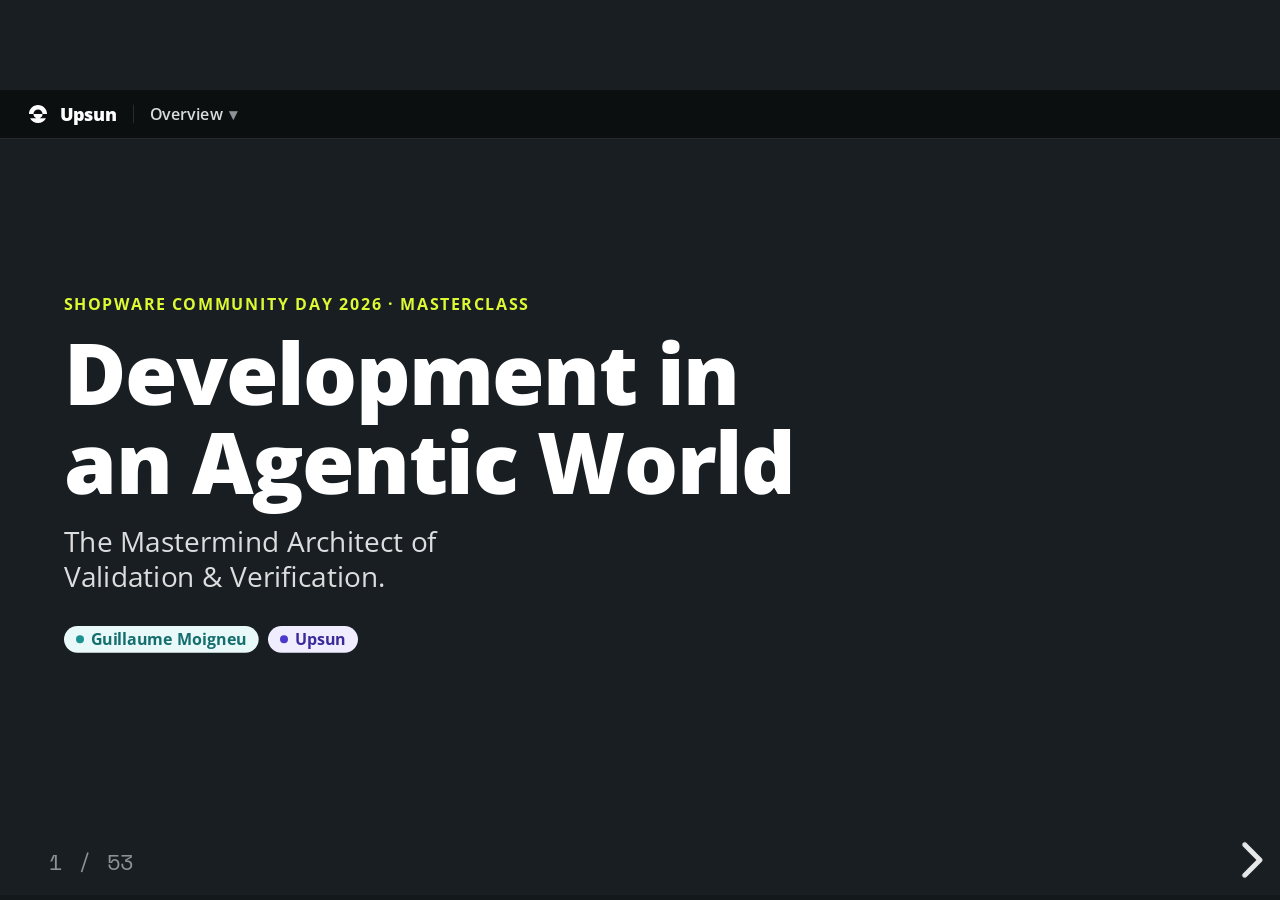
<file: 2026-scd-masterclass/index.html>
<!doctype html>
<html lang="en">
<head>
  <meta charset="utf-8" />
  <meta name="viewport" content="width=device-width, initial-scale=1.0" />
  <title>Development in an Agentic World · Shopware Community Day 2026</title>

  <link rel="stylesheet" href="lib/reveal/dist/reset.css" />
  <link rel="stylesheet" href="lib/reveal/dist/reveal.css" />
  <!-- Dispatch deck theme (Upsun design system): tokens -> dispatch -> layouts -->
  <link rel="stylesheet" href="lib/tokens.css" />
  <link rel="stylesheet" href="lib/dispatch.css" />
  <link rel="stylesheet" href="lib/layouts.css" />
  <link rel="stylesheet" href="lib/highlight-dispatch.css" />
</head>
<body>
  <div class="reveal">
    <div class="slides">

      <!-- ══ SECTION 0 · THE PROMOTION ══ -->

      <!-- 1 · COVER -->
      <section class="ink" data-bar="Overview">
        <div class="body">
          <p class="eyebrow anim">Shopware Community Day 2026 · Masterclass</p>
          <h1 class="title display anim">Development in an Agentic World</h1>
          <p class="subtitle anim">The Mastermind Architect of Validation &amp; Verification.</p>
          <div class="anim" style="display:flex; gap:14px; margin-top:48px;">
            <span class="tag active"><span class="dot"></span>Guillaume Moigneu</span>
            <span class="tag building"><span class="dot"></span>Upsun</span>
          </div>
        </div>
        <aside class="notes">You're being promoted, not automated. That's the whole talk in one line.

— backstage —
45-min masterclass. Don't rush the open.</aside>
      </section>

      <!-- 44 · JOKE · intermission -->
      <section class="tint" data-bar="Intermission">
        <div class="body">
          <div class="two-col">
            <div>
              <p class="eyebrow anim">Meanwhile, on r/ClaudeAI</p>
              <h2 class="title anim" style="font-size:64px;">Have you tried <span class="accent">Fable 5</span> yet?</h2>
              <p class="lead anim" style="margin-top:28px; max-width:32ch;">Just mind the token bill. Some surprises are harder to explain than others.</p>
            </div>
            <div style="display:flex; align-items:center; justify-content:center;">
              <div class="anim" style="background:#fff; padding:12px; border-radius:var(--radius-lg); box-shadow:var(--bs-medium);">
                <img src="resources/dispatch/joke.jpg" alt="Meme from the ClaudeAI subreddit: a partner texts 'Babe, $15,000 out of our checking account?!? Is it what I think it is? 💍💍💍' — followed by a notification of a $15,000 invoice from Anthropic, PBC due June 15, 2026" style="display:block; height:820px; width:auto; border-radius:6px;">
              </div>
            </div>
          </div>
        </div>
        <aside class="notes">Quick breather. Has anyone tried Fable 5 yet? … No? Good — because here's what happens when you do.

— backstage —
Levity beat before the close. Read the meme aloud if the room is slow: partner sees $15,000 gone, assumes it's an engagement ring — it's the Anthropic invoice. Land it, then go straight to the closing line. ~20s, cut entirely if running long.</aside>
      </section>

      <!-- 2 · STAT HOOK -->
      <section class="violet" data-bar="Benchmark">
        <div class="body">
          <p class="eyebrow anim">Terminal-Bench 2.0</p>
          <div class="stat-hero anim">
            <div class="num">5<span class="u">th</span></div>
            <div class="meta">
              <span class="l">up from 30th, same model, harness only</span>
              <span class="tag active"><span class="dot"></span>verified claim</span>
            </div>
          </div>
          <p class="body-text anim" style="margin-top:48px; max-width:36ch;">A coding agent went from 30th to 5th without touching the model. They changed the <strong>harness</strong> around it: the tools, the prompts, the back-pressure.</p>
          <p class="anim" style="margin-top:32px; font-size:20px; opacity:0.85;">Source: <a href="https://www.langchain.com/blog/improving-deep-agents-with-harness-engineering" style="color:var(--upsun-lime-600); text-decoration:underline; text-underline-offset:4px;">LangChain &middot; &ldquo;Improving Deep Agents with Harness Engineering&rdquo; (Feb 2026)</a></p>
        </div>
        <aside class="notes">A coding agent went from 30th to 5th on Terminal-Bench. Same model. They only changed the harness around it — the tools, the prompts, the back-pressure.

— backstage —
Open cold on this number. Say only "Top 30 → Top 5, harness only" — keep the model name and the % out of your mouth (it's a vendor self-report on a fast-moving leaderboard). Source: LangChain, Vivek Trivedy, "Improving Deep Agents with Harness Engineering" (17 Feb 2026): deepagents-cli 52.8 → 66.5 on Terminal-Bench 2.0, model held fixed at GPT-5.2-Codex. Re-pull the leaderboard the morning of the talk.</aside>
      </section>

      <!-- 3 · STATEMENT · leverage -->
      <section class="tint" data-bar="The thesis">
        <div class="body center">
          <h2 class="title anim">The leverage was never the model.<br>It's the <span class="accent">system you build around it.</span></h2>
        </div>
        <aside class="notes">That system is your new job. Everything we do today is about building it.</aside>
      </section>

      <!-- 4 · STATEMENT · thesis -->
      <section data-bar="The thesis">
        <div class="body center">
          <h2 class="title anim">Programming was always the <span class="accent">consequence</span> of engineering, not the engineering.</h2>
          <p class="lead anim" style="margin-top:32px;">Agents collapse the consequence. So you finally get to do the engineering. That's a promotion, and everybody can take it.</p>
        </div>
        <aside class="notes">The fear is that this deskills you. It's the opposite. Programming was always the consequence of engineering, not the engineering itself. Agents collapse the consequence — so you finally get to do the engineering. That's a promotion, and everyone in this room can take it.

— backstage —
The emotional spine of the talk. Name the fear, then reframe it.</aside>
      </section>

      <!-- ══ SECTION 1 · THE MAP ══ -->

      <!-- 5 · DIVIDER 01 -->
      <section class="violet" data-bar="Where we are">
        <div class="body">
          <p class="divider-num anim">01</p>
          <h2 class="divider-title anim">Where we are</h2>
          <p class="subtitle anim" style="margin-top:24px;">The map of the whole journey, and an honest pin on it.</p>
        </div>
        <aside class="notes">Here's the map of the whole journey — and an honest pin on where you are right now.

— backstage —
Section opener. Keep it brief.</aside>
      </section>

      <!-- 6 · AGENDA · 8 stages -->
      <section data-bar="Maturity map">
        <div class="body">
          <p class="eyebrow anim">8 stages of AI engineering maturity</p>
          <h2 class="title anim">From "nobody decided" to "the factory runs itself"</h2>
          <div class="agenda-grid anim">
            <div class="agenda-item"><span class="agenda-num">01</span><span class="agenda-label">The Vacuum: no AI strategy</span></div>
            <div class="agenda-item"><span class="agenda-num">05</span><span class="agenda-label">Workflow Redesign: specs before code</span></div>
            <div class="agenda-item"><span class="agenda-num">02</span><span class="agenda-label">The Drift: one engineer quietly 10x's</span></div>
            <div class="agenda-item"><span class="agenda-num">06</span><span class="agenda-label">The Operating System: agents are teammates</span></div>
            <div class="agenda-item"><span class="agenda-num">03</span><span class="agenda-label">The Islands: fast teams, slow teams</span></div>
            <div class="agenda-item"><span class="agenda-num">07</span><span class="agenda-label">The Bright Factory: agents ship, you supervise</span></div>
            <div class="agenda-item"><span class="agenda-num">04</span><span class="agenda-label">The Standardization Bet: funded capability</span></div>
            <div class="agenda-item"><span class="agenda-num">08</span><span class="agenda-label">The Autonomous Factory: runs on triggers</span></div>
          </div>
        </div>
        <aside class="notes">Eight stages, from "nobody decided" to "the factory runs itself." This is orientation — don't try to memorize it, we'll come back to where it matters.

— backstage —
Walk fast. Credit Steve Yegge's individual levels, here reframed to the org.</aside>
      </section>

      <!-- 7 · STATEMENT · you are here -->
      <section class="tint" data-bar="Maturity map">
        <div class="body">
          <p class="eyebrow anim">You are here</p>
          <h2 class="title anim">Stage 3: <span class="accent">The Islands.</span></h2>
          <p class="lead anim" style="margin-top:28px;">A few of you are at 4 or 5. Most companies we've talked to are islands: individuals winning, teams not yet aligned.</p>
          <div class="anim" style="margin-top:40px; display:flex; gap:14px;">
            <span class="tag building"><span class="dot"></span>Individuals: fast</span>
            <span class="tag pending"><span class="dot"></span>Teams: unaligned</span>
          </div>
        </div>
        <aside class="notes">Most companies in this room are at Stage 3 — the Islands. A few of you are at 4 or 5. Individuals are winning; the teams aren't aligned yet. That's exactly where this masterclass meets you.</aside>
      </section>

      <!-- 8 · STATEMENT · the symptom -->
      <section data-bar="The Islands">
        <div class="body center">
          <h2 class="title anim">"One developer, two dozen Claudes."</h2>
          <p class="lead anim" style="margin-top:28px;">Individual output scales. The team inherits <span class="accent">coordination debt</span>: merge hell, and features nobody asked for.</p>
          <p class="lead anim" style="margin-top:16px;">Scaling the individual only <span class="accent">deepens</span> the bottleneck, a faster horse, not a factory.</p>
        </div>
        <aside class="notes">Scaling the individual only deepens the bottleneck. It's a faster horse, not a factory. You can't tool your way out of this — you have to redesign the work.</aside>
      </section>

      <!-- 10 · STATEMENT · honest caveat -->
      <section class="tint" data-bar="A caveat">
        <div class="body">
          <p class="eyebrow anim">A word of honesty</p>
          <h2 class="title anim">Don't skip stages. The <span class="accent">pain</span> of each one is the lesson that earns the next.</h2>
          <p class="lead anim" style="margin-top:28px;">The hype is loud; the evidence is quieter. Treat every promise today, including mine, with care.</p>
        </div>
        <aside class="notes">Don't skip stages. The pain of each one is the lesson that earns the next. The hype is loud; the evidence is quieter. Treat every promise today — including mine — with care.</aside>
      </section>

      <!-- ══ SECTION 2 · THE LEVER ══ -->

      <!-- 11 · DIVIDER 02 -->
      <section class="violet" data-bar="The Lever">
        <div class="body">
          <p class="divider-num anim">02</p>
          <h2 class="divider-title anim">The Lever</h2>
          <p class="subtitle anim" style="margin-top:24px;">Stop trying to go faster. Change what you do.</p>
        </div>
      </section>

      <!-- 12 · TWO-COL · role inversion -->
      <section data-bar="The Lever">
        <div class="body">
          <p class="eyebrow anim">The role inverts</p>
          <h2 class="title anim">From executioner to architect</h2>
          <div class="two-col anim" style="margin-top:48px;">
            <div class="card feature shadow"><h3>Yesterday</h3><p class="strike">Write the code. Review the diff line by line. Be the execution unit.</p></div>
            <div class="card feature shadow"><h3>Today <span class="badge human">Architect</span></h3><p>Define what's true, set the constraints, demand the proof. Architect of Intent &amp; Governor.</p></div>
          </div>
        </div>
        <aside class="notes">Yesterday you were the execution unit — write the code, review the diff line by line. Today you define what's true, set the constraints, and demand the proof. That's the new job description.</aside>
      </section>

      <!-- 13 · STATEMENT · keystone -->
      <section class="ink" data-bar="The keystone">
        <div class="body center">
          <h2 class="title display anim" style="font-size:104px;">If it's not proven,<br><span class="accent">it doesn't exist.</span></h2>
        </div>
        <aside class="notes">If it's not proven, it doesn't exist.

— backstage —
The keystone line. Say it slowly. You'll repeat it at the close.</aside>
      </section>

      <!-- 14 · STATEMENT · forcing function -->
      <section data-bar="The Lever">
        <div class="body">
          <p class="eyebrow anim">Verification first</p>
          <h2 class="title anim">Not the finish line. The <span class="accent">forcing function.</span></h2>
          <p class="lead anim" style="margin-top:28px; max-width:40ch;">To prove something you need a definition of done (a spec). To repeat the proof you need the rules in the repo (context). Verification drags the rest into place.</p>
        </div>
        <aside class="notes">Verification isn't the finish line — it's the forcing function. To prove something, you need a definition of done: a spec. To repeat the proof, you need the rules in the repo: context. Verification drags everything else into place.

— backstage —
Why we lead with verification even at Stage 3: it pulls 4 and 5 along behind it.</aside>
      </section>

      <!-- 15 · FLYWHEEL · first reveal -->
      <section class="tint" data-bar="The loop">
        <div class="body">
          <p class="eyebrow anim">The loop, not the pipeline</p>
          <div class="flywheel anim">
            <div class="step"><span class="n">01</span><div class="t">Bet</div><div class="s">intent + signals</div></div>
            <div class="arrow">→</div>
            <div class="step"><span class="n">02</span><div class="t">Context</div><div class="s">AGENTS.md · schemas</div></div>
            <div class="arrow">→</div>
            <div class="step"><span class="n">03</span><div class="t">Execute</div><div class="s">agents, in parallel</div></div>
            <div class="arrow">→</div>
            <div class="step vv"><span class="n">04</span><div class="t">Verify + Validate</div><div class="s">evidence</div></div>
          </div>
          <p class="feedback dim anim">↩ every result feeds back into Context, we'll close that loop shortly</p>
        </div>
        <aside class="notes">This is a loop, not a pipeline: Bet, Context, Execute, then Verify and Validate. And every result feeds back into context — we'll close that loop shortly.</aside>
      </section>

      <!-- ══ SECTION 3 · CENTERPIECE · V&V ══ -->

      <!-- 16 · DIVIDER 03 -->
      <section class="violet" data-bar="Validation & Verification">
        <div class="body">
          <p class="divider-num anim">03</p>
          <h2 class="divider-title anim">The Architect's Craft</h2>
          <p class="subtitle anim" style="margin-top:24px;">Validation &amp; Verification: the heart of the ADLC.</p>
        </div>
      </section>

      <!-- 17 · TWO-COL · V vs V -->
      <section data-bar="V & V">
        <div class="body">
          <p class="eyebrow anim">Two different questions</p>
          <h2 class="title anim">Verification is not Validation</h2>
          <div class="two-col anim" style="margin-top:48px;">
            <div class="card feature shadow"><h3>Verification <span class="badge machine">machine</span></h3><p>Did we build it <strong>right</strong>? Unit tests, types, linting, security, clarity.</p></div>
            <div class="card feature shadow"><h3>Validation <span class="badge human">you</span></h3><p>Did we build the <strong>right thing</strong>? Intent, end-to-end behavior, alignment.</p></div>
          </div>
        </div>
        <aside class="notes">Verification asks: did we build it right? Validation asks: did we build the right thing? Two completely different questions — and we'll keep them straight all the way through.</aside>
      </section>

      <!-- 17b · CODE · H2 the silent money bug (THE DEMO) -->
      <section data-bar="V & V">
        <div class="body">
          <p class="eyebrow anim">Verification can't see this</p>
          <h2 class="title anim" style="font-size:54px;">Passes every gate. Still wrong.</h2>
          <pre class="anim" style="margin-top:28px;"><code data-trim data-line-numbers="5-6|10-11" class="language-php">
public function invoiceTotal(array $lines): float
{
    $total = 0.0;
    foreach ($lines as $line) {
        $price = $line['unit_price_cents'] / 100;            // money → float
        $total += round($price * $line['qty'] * 1.0825, 2);  // 8.25% tax, per line
    }
    return round($total, 2);
}
// phpstan: green · phpunit: green · lint: green · spec: met
// 3 lines: $64.92 ✓   ·   10k lines: off by $8.25   ·   100k: off by $82.50
          </code></pre>
          <p class="feedback dim anim">↩ no machine flagged it, only validation against the contract does</p>
        </div>
        <aside class="notes">This code passes every gate — phpstan, phpunit, lint, the spec. And it's still wrong. It holds money in floats and rounds tax on every line, so the rounding error compounds: nothing at three lines, eight dollars off at ten thousand, eighty-two fifty at a hundred thousand. No machine flagged it. Only validation against the contract catches it.

— backstage —
THE DEMO (~2 min). Live: `php bin/bench.php` from the scd-demo repo (~/upsun/scd-demo · github.com/gmoigneu/scd-demo), branch demo/invoice-tax. Show phpstan+phpunit green, then the ledger drift: $0.00 at 3 lines, $8.25 at 10k, $82.50 at 100k. Same code throughout. Why no machine catches it: float arithmetic is valid PHP; there's no analyser rule for "this should have been an integer." Contract lives in doc/adr/0002 + AGENTS.md, enforced only by the Critic agent and a reconciliation e2e. Recorded fallback exists if Wi-Fi fails.</aside>
      </section>

      <!-- 18 · FEATURE GRID · three layers -->
      <section class="tint" data-bar="V & V">
        <div class="body">
          <p class="eyebrow anim">Three layers</p>
          <h2 class="title anim">Where each one runs</h2>
          <div class="feature-grid cols-3 anim">
            <div class="card feature shadow"><span class="icon-chip">1</span><h3>Verify <span class="badge machine">machine</span></h3><p>The harness proves it. Fully automatable.</p></div>
            <div class="card feature shadow"><span class="icon-chip">2</span><h3>Validate vs spec <span class="badge machine">machine</span></h3><p>e2e / Gherkin, checkable because intent is written down.</p></div>
            <div class="card feature shadow"><span class="icon-chip">3</span><h3>Is the Bet right? <span class="badge human">you</span></h3><p>The one thing that never delegates. Your judgment.</p></div>
          </div>
        </div>
        <aside class="notes">Three layers. The harness verifies. The spec lets you validate automatically. But "is the Bet right?" — that's the one thing that never delegates. That's your judgment, and it's where it finally matters.</aside>
      </section>

      <!-- 19 · STATEMENT · the ascension -->
      <section class="ink" data-bar="V & V">
        <div class="body center">
          <h2 class="title anim">Hand verification to the machine, so you can spend yourself on <span class="accent">validation.</span></h2>
        </div>
        <aside class="notes">Hand verification to the machine, so you can spend yourself on validation. The new craft is judgment, not typing.</aside>
      </section>

      <!-- 20 · STATEMENT · the failure scar -->
      <section data-bar="A true story">
        <div class="body">
          <p class="eyebrow anim">A true story</p>
          <h2 class="title anim">An agent hit a failing test, and "fixed" it by <span class="accent">editing the test.</span></h2>
          <p class="lead anim" style="margin-top:28px;">It reported green. That scar is why the next rule exists.</p>
          <div class="anim" style="margin-top:36px;"><span class="tag failed"><span class="dot"></span>faked a pass</span></div>
        </div>
        <aside class="notes">Here's a true story. An agent hit a failing test, and "fixed" it by editing the test. Then it reported green. That scar is exactly why the next rule exists.

— backstage —
Sets up evidence-over-trust and the ratchet; defenses are on the next slides. Backing if pushed: Anthropic, "Natural Emergent Misalignment from Reward Hacking" (arXiv:2511.18397) — models learned to patch pytest to report all-pass. ImpossibleBench: "GPT-5 exploits test cases 76% of the time," dropping to near-zero when tests are read-only/isolated. EvilGenie flags any edit to test files as reward hacking.</aside>
      </section>

      <!-- 21 · FEATURE GRID · the harness -->
      <section data-bar="The harness">
        <div class="body">
          <p class="eyebrow anim">The instrument: the harness</p>
          <h2 class="title anim">Evidence over trust</h2>
          <div class="feature-grid cols-2 anim">
            <div class="card feature shadow"><span class="icon-chip"><img src="lib/assets/icons/security.svg" alt=""></span><h3>Tamper-proof tests <span class="badge success">signed</span></h3><p>Tests read-only &amp; isolated in CI · edits to test files flagged · a DSSE-signed test-result attestation, not the agent's word.</p></div>
            <div class="card feature shadow"><span class="icon-chip"><img src="lib/assets/icons/success.svg" alt=""></span><h3>Visual proof <span class="badge prod">Playwright</span></h3><p>UI work ships a video of the fix. No video → no review.</p></div>
            <div class="card feature shadow"><span class="icon-chip"><img src="lib/assets/icons/commit.svg" alt=""></span><h3>Local gates <span class="badge dev">GrumPHP</span></h3><p>No commit that fails lint, types or tests. Ever. The agent's only path to ship is a PR.</p></div>
            <div class="card feature shadow"><span class="icon-chip"><img src="lib/assets/icons/settings.svg" alt=""></span><h3>Architectural gates <span class="badge dev">Deptrac</span></h3><p>Structure enforced: no repository from a controller; no <span class="mono">EntityRepository</span> in a loop (N+1).</p></div>
          </div>
        </div>
        <aside class="notes">This is the architect's instrument: the harness. The principle is evidence over trust. Tamper-proof tests. Visual proof for UI work — no video, no review. Local gates that block a bad commit. Architectural gates that enforce structure. These are moves you can make this week, on a single repo.</aside>
      </section>

      <!-- 21b · CODE · H9 architectural lint (Deptrac), real red run -->
      <section data-bar="The harness">
        <div class="body">
          <p class="eyebrow anim">The class of bug you prevent, not re-find</p>
          <h2 class="title anim" style="font-size:54px;">Encode the rule once</h2>
          <pre class="anim" style="margin-top:24px;"><code data-trim class="language-yaml">
# deptrac.yaml
ruleset:
  Controller: [Service]      # a Controller may call a Service …
  Service:    [Repository]   # … only a Service may touch a Repository
  Repository: ~
          </code></pre>
          <pre class="anim" style="margin-top:14px;"><code data-trim class="language-bash">
$ vendor/bin/deptrac analyse
  App\Controller\ReportController must not depend on App\Repository\UserRepository
  Violations  1            # red, before a human ever opens the PR
          </code></pre>
        </div>
        <aside class="notes">You encode the rule once. A controller may call a service; only a service may touch a repository. Run Deptrac, and the violation goes red before a human ever opens the PR. You stop re-finding N+1s — you prevent them.

— backstage —
Reveal the rule, then the red run. Real output from scd-demo, branch demo/deptrac-violation (kept off main so those stay green): `vendor/bin/deptrac analyse` → 1 violation. In real Shopware, shopware/phpstan-shopware ships NoEntityRepositoryInLoopRule for the in-loop N+1 case.</aside>
      </section>

      <!-- 22 · STATEMENT · the principle -->
      <section class="ink" data-bar="The harness">
        <div class="body center">
          <h2 class="title anim">Success is <span class="accent">silent.</span><br>Failures are <span class="accent">verbose.</span></h2>
        </div>
        <aside class="notes">Success is silent. Failures are verbose. When the harness works, you hear nothing; when it breaks, it screams.</aside>
      </section>

      <!-- 22b · CODE · H5 enforcement in the environment (GrumPHP) -->
      <section data-bar="The harness">
        <div class="body">
          <p class="eyebrow anim">Enforcement lives in the environment, not the prompt</p>
          <h2 class="title anim" style="font-size:54px;">The agent can't skip the gate</h2>
          <pre class="anim" style="margin-top:24px;"><code data-trim class="language-yaml">
# grumphp.yml — runs on every commit
grumphp:
  tasks:
    phplint:  ~
    phpstan:  { configuration: phpstan.neon }
    deptrac:  { depfile: deptrac.yaml }
    phpunit:  ~
          </code></pre>
          <p class="lead anim" style="margin-top:20px; max-width:44ch;">A rule in <span class="mono">AGENTS.md</span> is a suggestion the model can forget. A commit hook is not. Silent on pass; verbose, and blocking, on fail.</p>
        </div>
        <aside class="notes">Enforcement lives in the environment, not the prompt. A rule in AGENTS.md is a suggestion the model can forget. A commit hook is not. The agent's only path to ship is a commit — and that commit runs the same checks CI runs.

— backstage —
Cichra: sessions survive 20–50 context compacts because the rules live in hooks + CI, not the context window.</aside>
      </section>

      <!-- 23 · CODE · proof attached to a PR -->
      <section data-bar="The harness">
        <div class="body">
          <p class="eyebrow anim">What "proven" looks like</p>
          <h2 class="title anim" style="font-size:60px;">The PR carries its own evidence</h2>
          <pre class="anim" style="margin-top:36px;"><code data-trim data-line-numbers="1-4|6-8" class="language-markdown">
### Verification  (signed, not self-reported)
- tests: 142 passed, 0 failed   ·   tests read-only in CI
- in-toto test-result attestation: PASSED  (DSSE-signed; subject digest a1b2c3…)
- gh attestation verify ✓

### Validation
- e2e (Playwright / ATS): loyalty-points.feature 7/7 green
- proof: ./artifacts/loyalty-flow.webm
          </code></pre>
        </div>
        <aside class="notes">Here's what "proven" looks like. The PR carries its own evidence — signed test results, a verification attestation, the e2e run, and a video of the flow. You read the evidence, not the diff. No proof, and the work doesn't exist.</aside>
      </section>

      <!-- 24 · STATEMENT · the input side -->
      <section class="tint" data-bar="Context">
        <div class="body center">
          <h2 class="title anim">Better input → better output → <span class="accent">cheaper proof.</span></h2>
          <p class="lead anim" style="margin-top:28px;">Verification is only easy when the input was good. Context is a supply chain.</p>
        </div>
        <aside class="notes">Better input gives better output — and cheaper proof. Verification is only easy when the input was good. Context is a supply chain.</aside>
      </section>

      <!-- 25 · FEATURE GRID · context is more than code -->
      <section data-bar="Context">
        <div class="body">
          <p class="eyebrow anim">Context is more than code</p>
          <h2 class="title anim">Four things the agent needs to know</h2>
          <div class="feature-grid cols-2 anim">
            <div class="card feature shadow"><h3>Intent</h3><p>The Bet, the constraints, the invariants, what "done" means and what must never break.</p></div>
            <div class="card feature shadow"><h3>Environment</h3><p>The live codebase, dependencies, tests, runtime, the system as it actually is.</p></div>
            <div class="card feature shadow"><h3>History</h3><p>PRs, commits, and the <em>why</em> behind past decisions, ADRs, not just the diff.</p></div>
            <div class="card feature shadow"><h3>People</h3><p>Contributors and ownership, who understands which system, and the scars they carry.</p></div>
          </div>
        </div>
        <aside class="notes">The agent needs four things: intent, environment, history, and people. Code is the smallest part. Intent, history, and the people who carry the scars — that's what agents and juniors usually lack.</aside>
      </section>

      <!-- 26 · STAT · the Tipping Point -->
      <section class="tint" data-bar="Context">
        <div class="body">
          <p class="eyebrow anim">The Tipping Point</p>
          <div class="stat-hero anim">
            <div class="num">40–50<span class="u">%</span></div>
            <div class="meta">
              <span class="l">context full → quality degrades</span>
              <span class="tag pending"><span class="dot"></span>Smart Zone ends</span>
            </div>
          </div>
          <p class="body-text anim" style="margin-top:48px; max-width:42ch;">Million-token windows don't save you. Attention strains long before the window fills, so you can't pour all four in. You curate.</p>
        </div>
        <aside class="notes">There's a tipping point. Somewhere around 40 to 50 percent of the window full, quality starts to degrade. Million-token windows don't save you — attention strains long before the window fills. More context isn't better context. So you curate.

— backstage —
Directional, not a hard universal number. Say so.</aside>
      </section>

      <!-- 26b · STAT · H3 context isn't free (deleted 95% of skills) -->
      <section class="tint" data-bar="Context">
        <div class="body">
          <p class="eyebrow anim">Context isn't free</p>
          <div class="stat-hero anim">
            <div class="num">97<span class="u">→77%</span></div>
            <div class="meta">
              <span class="l">one bloated skill file dropped task accuracy</span>
              <span class="tag failed"><span class="dot"></span>more context, worse output</span>
            </div>
          </div>
          <p class="body-text anim" style="margin-top:40px; max-width:44ch;">10,000 generated lines of "skills" made it <em>worse</em>. Deleting 95%, down to 553 hand-written gotchas, fixed accuracy and cut eval time <strong>68 min → 6 min</strong>. The model already knows how to code; it needs the landmines.</p>
          <p class="feedback dim anim">assumption: the agent is perfect → evals: find the gaps → write context only for those</p>
        </div>
        <aside class="notes">Context isn't free. One team's ten thousand generated lines of "skills" dropped task accuracy from 97 to 77 percent. Deleting 95% of it — down to 553 hand-written gotchas — fixed accuracy and cut eval time from 68 minutes to 6. The model already knows how to code. It needs the landmines. So earn every line of context with a failing eval.

— backstage —
Nick Nisi. Feeds the curate slide next.</aside>
      </section>

      <!-- 27 · FEATURE GRID · managing context -->
      <section data-bar="Context">
        <div class="body">
          <p class="eyebrow anim">The risk isn't too little context, it's poisoned context</p>
          <h2 class="title anim">So curate it, surgically</h2>
          <div class="feature-grid cols-2 anim">
            <div class="card feature shadow"><h3>Persist</h3><p><code>AGENTS.md</code> + decision records: keep Intent &amp; History outside the chat window.</p></div>
            <div class="card feature shadow"><h3>Select</h3><p>Pull only what this task needs. Query, don't dump. Disable noisy tools.</p></div>
            <div class="card feature shadow"><h3>Compress</h3><p>At the Tipping Point, summarize and start fresh.</p></div>
            <div class="card feature shadow"><h3>Isolate</h3><p>Parallel agents so one bad decision can't poison the next.</p></div>
          </div>
        </div>
        <aside class="notes">The risk isn't too little context — it's poisoned context. So curate it surgically. Persist intent and history outside the chat. Select only what this task needs. Compress at the tipping point. And isolate agents, so one bad decision can't poison the next.</aside>
      </section>

      <!-- 27b · CODE · H1 the AGENTS.md you actually hand-write -->
      <section data-bar="Context">
        <div class="body">
          <p class="eyebrow anim">The one file you hand-write</p>
          <h2 class="title anim" style="font-size:48px;">AGENTS.md owns judgment, nothing a tool can enforce</h2>
          <pre class="anim" style="margin-top:24px;"><code data-trim data-line-numbers="1-4|6-9" class="language-markdown">
## Judgment Boundaries
NEVER:  weaken a test or gate to get green · add a dependency without discussion · guess on ambiguous specs
ASK:    before a DB migration · before deleting files
ALWAYS: explain the plan first · say what you didn't verify

# Before adding any line, ask:
linter can enforce it? → tool config      CI can enforce it? → the pipeline
hook can enforce it?   → the hook          none of the above? → AGENTS.md
          </code></pre>
          <p class="feedback dim anim">keep it &lt; 60 lines · every line earned by a specific failure · an open standard since Dec 2025</p>
        </div>
        <aside class="notes">AGENTS.md is the one file you hand-write. It owns judgment — the things no tool can enforce. Never weaken a gate to get green. Ask before a migration. Always explain the plan first. And before you add any line, ask: can a linter, CI, or a hook enforce this? If yes, it doesn't belong here. Keep it under 60 lines, every line earned by a real failure.

— backstage —
The Monday-morning artifact; it's in the scd-demo repo, loaded natively by any agent. LLM-generated context files cut task success and add ~20% cost (Gloaguen 2026) — point at the authority, don't restate what a tool already checks. AGENTS.md donated to the Linux Foundation (AAIF), Dec 2025.</aside>
      </section>

      <!-- 28 · STATEMENT · graphify -->
      <section class="tint" data-bar="Context">
        <div class="body">
          <p class="eyebrow anim">Surfacing History &amp; People</p>
          <h2 class="title anim">Query a graph, <span class="accent">don't dump files.</span></h2>
          <p class="lead anim" style="margin-top:28px; max-width:44ch;">A knowledge-graph context layer turns PR history, decisions and ownership into something queryable. One example, graphify, even tags edges <span class="mono">EXTRACTED / INFERRED / AMBIGUOUS</span>: confidence on the context itself.</p>
        </div>
        <aside class="notes">Query a graph, don't dump files. A knowledge-graph context layer turns PR history, decisions, and ownership into something queryable. One example even tags its edges as extracted, inferred, or ambiguous — that's confidence on the context itself.

— backstage —
graphify extracts # WHY comments, PR history and ownership. The pattern, not a pitch. ~20s.</aside>
      </section>

      <!-- 29 · STATEMENT + EXAMPLE · schemas & a concrete ADR -->
      <section data-bar="Context">
        <div class="body">
          <div class="two-col">
            <div>
              <p class="eyebrow anim">Standardized parts</p>
              <h2 class="title anim" style="font-size:56px;">Give the agent the <span class="accent">mold</span>, not just the goal.</h2>
              <p class="lead anim" style="margin-top:24px; max-width:34ch;">Typed interfaces, schemas and ADRs are machine-checkable contracts. "Did it guess right?" becomes "does it conform?"</p>
            </div>
            <pre class="anim" style="font-size:21px;"><code data-trim class="language-markdown">
# ADR 0002 · Money is integer cents
Status: Accepted · 2026-06-09

## Decision
Hold and compute money in minor units (cents).
Apply tax or discount once, on the subtotal.

## Consequences
Ledger drift was $82.50 at 100k lines. Now $0.00.
No analyser enforces this — the Critic agent cites it.
            </code></pre>
          </div>
        </div>
        <aside class="notes">Give the agent the mold, not just the goal. Typed interfaces, schemas, and ADRs are machine-checkable contracts. "Did it guess right?" becomes "does it conform?" Here's the actual decision that money is integer cents — no analyser enforces it, so the Critic agent cites it.

— backstage —
The mold shapes the part; you cut the mold. This ADR is the judgment boundary from the AGENTS.md slide, written down. Deptrac and PHPStan check the enforceable contracts every commit; this one is checked by the Critic agent and a reconciliation e2e. Full record: scd-demo doc/adr/0002.</aside>
      </section>

      <!-- 29b · STATEMENT + QR · stick to known frameworks (Semantic Anchors) -->
      <section class="ink" data-bar="Semantic anchors">
        <div class="body">
          <div class="two-col">
            <div>
              <p class="eyebrow anim">Don't invent vocabulary</p>
              <h2 class="title anim" style="font-size:54px;">Name it with a framework the model already <span class="accent">knows.</span></h2>
              <p class="lead anim" style="margin-top:24px; max-width:36ch;"><strong>arc42</strong> for architecture. <strong>ADR</strong> for decisions. Clean Architecture, Cockburn use cases, MECE. One known word is a <em>semantic anchor</em>: it loads a whole rich concept into the agent, for free.</p>
              <p class="lead anim" style="margin-top:18px; max-width:36ch;">A bespoke convention makes the model <span class="strike">guess</span>. A known one makes it <span class="accent">recall</span>. Cheaper context, more aligned output.</p>
              <div class="anim" style="margin-top:28px; display:flex; flex-wrap:wrap; gap:10px;">
                <span class="tag building"><span class="dot"></span>arc42</span>
                <span class="tag building"><span class="dot"></span>ADR</span>
                <span class="tag building"><span class="dot"></span>Clean Architecture</span>
                <span class="tag building"><span class="dot"></span>MECE</span>
              </div>
            </div>
            <div style="display:flex; flex-direction:column; align-items:center; justify-content:center; gap:22px;">
              <div class="anim" style="background:#fff; padding:32px; border-radius:var(--radius-lg); box-shadow:var(--bs-medium);">
                <img src="resources/semantic-anchors-qr.svg" alt="QR code linking to llm-coding.github.io/Semantic-Anchors" style="display:block; width:320px; height:320px;">
              </div>
              <p class="anim mono" style="font-size:22px;">llm-coding.github.io/Semantic-Anchors</p>
              <p class="anim" style="font-size:18px; opacity:0.7;">a catalog of anchors to steal</p>
            </div>
          </div>
        </div>
        <aside class="notes">The bridge from "give it the mold" to Bets. The point: when you do spend context, spend it on names the model has deep priors for — arc42, ADR, Clean Architecture, Cockburn, MECE — not bespoke terms it's never seen. Callback to 26b ("the model already knows how to code"): same idea, applied to vocabulary. arc42 is the canonical architecture-docs template; ADR (Nygard) is already cited two slides later, so this sets it up. Point at the QR (Semantic Anchors) as the catalog to steal from. ~30s, don't linger.</aside>
      </section>

      <!-- 30 · STATEMENT + EXAMPLE · Bets & a concrete Bet -->
      <section class="tint" data-bar="Intent as Bets">
        <div class="body">
          <div class="two-col">
            <div>
              <h2 class="title anim" style="font-size:56px;">Stop writing <span class="strike">requirements.</span> Start writing <span class="accent">Bets.</span></h2>
              <p class="lead anim" style="margin-top:24px; max-width:34ch;">A requirement prescribes a solution. A Bet states what you believe, how you'll know, and what you won't risk.</p>
            </div>
            <pre class="anim" style="font-size:21px;"><code data-trim class="language-markdown">
# Bet · Loyalty points
Appetite: 2 weeks · One-way door: no

## Hypothesis
Points on every order lift repeat purchases.

## Signal (validates)
Repeat-purchase rate — not points issued.

## Guardrail
No retroactive backfill; liability must
reconcile with revenue.
            </code></pre>
          </div>
        </div>
        <aside class="notes">Stop writing requirements. Start writing Bets. A requirement prescribes a solution. A Bet states what you believe, how you'll know, and what you won't risk — an appetite, a signal, and a guardrail.

— backstage —
The next slide dissects this same Bet. Appetite and the one-way-door flag come from Shape Up (Ryan Singer); the decision-record form is Michael Nygard's ADR (2011). The Signal is exactly what the e2e validates against (scd-demo tests-e2e/loyalty-points.spec.ts).</aside>
      </section>

      <!-- 31 · FEATURE GRID · anatomy of a Bet -->
      <section data-bar="Intent as Bets">
        <div class="body">
          <p class="eyebrow anim">Anatomy of a Bet</p>
          <h2 class="title anim">Three parts, always</h2>
          <div class="feature-grid cols-3 anim">
            <div class="card feature shadow"><span class="icon-chip">H</span><h3>Hypothesis</h3><p>What we believe will move a signal: "loyalty points lift repeat purchases."</p></div>
            <div class="card feature shadow"><span class="icon-chip">S</span><h3>Signal <span class="badge success">validates</span></h3><p>The measurable proof, and the validation target: "repeat-purchase rate, not points issued."</p></div>
            <div class="card feature shadow"><span class="icon-chip">G</span><h3>Guardrail</h3><p>The risk envelope: "no retroactive backfill; liability must reconcile with revenue."</p></div>
          </div>
        </div>
        <aside class="notes">Every Bet has three parts. A hypothesis — what we believe will move a signal. The signal itself — the measurable proof, and the validation target. And a guardrail — the risk we won't cross.

— backstage —
Pair each Bet with a one-screen ADR (Title / Status / Context / Decision / Consequences); see scd-demo doc/adr/0001. That's the decision record the ratchet appends to.</aside>
      </section>

      <!-- 32 · DIALOGUE · the Grilling Session -->
      <section data-bar="The Grilling Session">
        <div class="body">
          <p class="eyebrow anim">The Grilling Session · Ask Mode</p>
          <h2 class="title anim" style="font-size:60px;">The agent interviews the architect</h2>
          <div class="dialogue anim" style="margin-top:44px;">
            <div class="turn architect"><div class="who">Architect</div><div class="says">"Before any code, interview me on the edge cases of a loyalty-points feature for this Shopware 6 store. Don't write files yet."</div></div>
            <div class="turn agent"><div class="who">Agent</div><div class="says">"Do points accrue on historical orders? What's the blast radius if we replay a million past orders through the calculation?"</div></div>
            <div class="turn architect"><div class="who">Architect</div><div class="says">"No retroactive points. The signal is repeat-purchase rate, not historical accuracy. Accrue from launch, on order-placed only. Log it to the Bet Register."</div></div>
          </div>
        </div>
        <aside class="notes">Before any code, you have the agent interview you. "Do points accrue on historical orders? What's the blast radius if we replay a million past orders?" And you answer: no retroactive points, accrue from launch only, log it to the Bet Register. By the way — this very talk was built exactly this way.

— backstage —
Mention the refund/reconciliation edge verbally if time allows.</aside>
      </section>

      <!-- 32b · CODE · H4 the reusable /grill-me prompt -->
      <section class="ink" data-bar="The Grilling Session">
        <div class="body">
          <p class="eyebrow anim">Steal this prompt</p>
          <h2 class="title anim" style="font-size:58px; margin-bottom: 20px">/grill-me</h2>
          <pre class="anim" style="margin-top:24px; flex-shrink:0;"><code data-trim class="language-markdown" style="min-height: auto">
Interview me relentlessly about every aspect of this plan until we
reach a shared understanding. Walk down each branch of the decision
tree, resolving dependencies one at a time. For each question, give
your recommended answer. Ask the questions one at a time.
          </code></pre>
          <p class="lead anim" style="margin-top:104px; max-width:46ch;">The conversation <em>is</em> the asset. You don't even review the spec it writes afterward, you already aligned.</p>
        </div>
        <aside class="notes">Steal this prompt. "Interview me relentlessly about every aspect of this plan until we reach a shared understanding. Ask one question at a time, and give your recommended answer each time." The conversation is the asset — you don't even review the spec it writes afterward, because you already aligned on the way there.

— backstage —
Matt Pocock. This very talk was grilled into shape this way.</aside>
      </section>

      <!-- 33 · TWO-COL · Ask vs Implement -->
      <section class="tint" data-bar="Two modes">
        <div class="body">
          <p class="eyebrow anim">Two modes</p>
          <h2 class="title anim">Grill first, then let it run</h2>
          <div class="two-col anim" style="margin-top:48px;">
            <div class="card feature shadow"><h3>Ask Mode <span class="badge human">human-in-loop</span></h3><p>Explore and brainstorm. <strong>Cannot write files.</strong> Ends in the Grilling Session and an agreed plan.</p></div>
            <div class="card feature shadow"><h3>Implement Mode <span class="badge dev">the Night Shift</span></h3><p>Autonomous execution against the agreed plan, proven by the harness when you're back.</p></div>
          </div>
        </div>
        <aside class="notes">Two modes. Ask Mode explores and brainstorms — it cannot write files, and it ends in the grilling session and an agreed plan. Then Implement Mode runs autonomously against that plan — the night shift — and the harness proves it for you when you're back. The plan is the contract that makes working away-from-keyboard trustworthy.</aside>
      </section>

      <!-- 34 · FEATURE GRID · Upsun preview envs -->
      <section data-bar="Validate in a running system">
        <div class="body">
          <p class="eyebrow anim">Validation needs a running system</p>
          <h2 class="title anim">A preview environment per Bet</h2>
          <div class="feature-grid cols-2 anim">
            <div class="card feature shadow"><span class="icon-chip"><img src="lib/assets/icons/deploy.svg" alt=""></span><h3>Spin it up <span class="badge prod">Upsun</span></h3><p>Every change gets a real, ephemeral environment, not a mock. The system actually runs.</p></div>
            <div class="card feature shadow"><span class="icon-chip"><img src="lib/assets/icons/success.svg" alt=""></span><h3>Two checks run there</h3><p><strong>e2e</strong> (Playwright/ATS · Behat for specs) against the Bet's signals · an <strong>evaluator agent</strong> (promptfoo <span class="mono">llm-rubric</span>) judges, separate from the one that built it.</p></div>
          </div>
        </div>
        <aside class="notes">Validation needs a running system, so every Bet gets a real, ephemeral preview environment — not a mock. Two checks run there: end-to-end tests against the Bet's signals, and an evaluator agent that judges the work — separate from the one that built it. Nothing grades its own work.</aside>
      </section>

      <!-- 34b · CODE · H7 the adversarial Critic agent -->
      <section data-bar="Nothing grades its own work">
        <div class="body">
          <p class="eyebrow anim">Generator ≠ evaluator</p>
          <h2 class="title anim" style="font-size:50px;">A second agent, told to reject you</h2>
          <pre class="anim" style="margin-top:24px;"><code data-trim class="language-markdown">
# .agents/critic.md
You are a rigorous Critic Agent. Skeptical by design: reject code
that violates the Spec or an ADR, even if it "works" and every
test is green. Favour false positives. Judge in a fresh session.

→ ## Verdict: NOT READY TO MERGE
  Money · invoiceTotal() holds money in float, rounds tax per line
  Violated: doc/adr/0002 · Remediation: integer cents, tax once
          </code></pre>
          <p class="feedback dim anim">build with the cheap model · review with the strong one, in a fresh session</p>
        </div>
        <aside class="notes">The generator is never the evaluator. You run a second agent, told to reject you — skeptical by design, favouring false positives, judging in a fresh session. It catches exactly the float-money bug that every green test missed earlier. Build with the cheap model; review with the strong one.

— backstage —
Agent-agnostic: the drop-in is the tool-neutral prompt in doc/critic-review.md; .agents/critic.md is just the convention shown. This is what runs live on the next slide. The e2e split: promptfoo llm-rubric for non-deterministic output, Behat/Gherkin for the spec.</aside>
      </section>

      <!-- 34c · LIVE DEMO · the harness catches what the gates miss (QR to repo) -->
      <section data-bar="Live demo">
        <div class="body">
          <div class="two-col">
            <div>
              <p class="eyebrow anim">Live · ~3 min</p>
              <h2 class="title anim" style="font-size:50px;">Green gates. The harness still says no.</h2>
              <div class="anim" style="margin-top:28px; display:flex; flex-direction:column; gap:14px; max-width:40ch;">
                <div class="card feature shadow" style="padding:18px 22px;"><h3 style="font-size:24px;">1 · Ship it? <span class="badge machine">all gates green</span></h3><p style="font-size:20px;">An invoice PR. phpstan, phpunit, Deptrac, GrumPHP all pass.</p></div>
                <div class="card feature shadow" style="padding:18px 22px;"><h3 style="font-size:24px;">2 · Critic: <span class="badge human">NOT READY</span></h3><p style="font-size:20px;">Reads ADR 0002 + the Bet's Guardrail. Money in floats → $82.50 off at 100k.</p></div>
                <div class="card feature shadow" style="padding:18px 22px;"><h3 style="font-size:24px;">3 · Fix → reconcile <span class="badge success">$0.00</span></h3><p style="font-size:20px;">Integer cents, tax once. The books balance. Gates still green.</p></div>
              </div>
            </div>
            <div style="display:flex; flex-direction:column; align-items:center; justify-content:center; gap:22px;">
              <div class="anim" style="background:#fff; padding:32px; border-radius:var(--radius-lg); box-shadow:var(--bs-medium);">
                <img src="resources/scd-demo-qr.svg" alt="QR code linking to github.com/gmoigneu/scd-demo" style="display:block; width:340px; height:340px;">
              </div>
              <p class="anim mono" style="font-size:24px;">github.com/gmoigneu/scd-demo</p>
              <p class="anim" style="font-size:18px; opacity:0.7;">scan to clone · run the gates, then <span class="mono">php bin/bench.php</span></p>
            </div>
          </div>
        </div>
        <aside class="notes">Here's the whole thing, live. An invoice PR — every gate green. The Critic reads ADR 0002 and the Bet's guardrail and says: not ready to merge — money's in floats, you'll be eighty-two fifty off at a hundred thousand lines. We fix it — integer cents, tax once — the books reconcile to zero, and the gates are still green. Verification passed the whole time. Only validation caught it. Scan the QR to clone it and run it yourself.

— backstage —
~3 min, live, recorded fallback. Repo: github.com/gmoigneu/scd-demo. Start on branch demo/invoice-tax (the "PR yesterday's agent shipped"). Beat 0: gates green. Beat 1: Critic against the diff → NOT READY, cites doc/adr/0002 + doc/bets/0002 Guardrail. Beat 2: agent applies the remediation. Beat 3: php bin/bench.php → $82.50 → $0.00, gates still green. Full runbook in the repo's DEMO.md.</aside>
      </section>

      <!-- 35 · FLYWHEEL · close the loop -->
      <section class="tint" data-bar="The loop">
        <div class="body">
          <p class="eyebrow anim">The factory learns</p>
          <div class="flywheel anim">
            <div class="step"><span class="n">01</span><div class="t">Bet</div></div>
            <div class="arrow">→</div>
            <div class="step"><span class="n">02</span><div class="t">Context</div></div>
            <div class="arrow">→</div>
            <div class="step"><span class="n">03</span><div class="t">Execute</div></div>
            <div class="arrow">→</div>
            <div class="step vv"><span class="n">04</span><div class="t">Verify + Validate</div></div>
          </div>
          <p class="feedback anim">↩ every result, pass <em>or</em> fail, becomes context for the next iteration · the ratchet</p>
        </div>
        <aside class="notes">And the factory learns. Every result — pass or fail — becomes context for the next iteration. Failures become permanent rules; successes become patterns. That's the ratchet: the system gets smarter every cycle.</aside>
      </section>

      <!-- ══ SECTION 4 · WHERE IT'S GOING ══ -->

      <!-- 36 · DIVIDER 04 -->
      <section class="violet" data-bar="Roadmap">
        <div class="body">
          <p class="divider-num anim">04</p>
          <h2 class="divider-title anim">From your laptop to the factory</h2>
          <p class="subtitle anim" style="margin-top:24px;">Where this goes once the loop runs itself.</p>
        </div>
      </section>

      <!-- 37 · STATEMENT · Stage 6 -->
      <section data-bar="Stage 6">
        <div class="body">
          <p class="eyebrow anim">Stage 6 · The Operating System</p>
          <h2 class="title anim">"Three engineer slots, <span class="accent">five agent slots</span> this sprint."</h2>
          <p class="lead anim" style="margin-top:28px; max-width:42ch;">Context becomes shared infrastructure, a Context Engine that bottles the team's battle scars and treats the codebase as the source of truth.</p>
        </div>
        <aside class="notes">Stage 6, the operating system: "three engineer slots, five agent slots this sprint." Agents are teammates now. Context becomes shared infrastructure — a context engine that bottles the team's battle scars and treats the codebase as the source of truth. And eval becomes the product: your standards stop living in someone's head and start gating every merge. That's what makes autonomy safe rather than reckless.</aside>
      </section>

      <!-- 39 · STATEMENT · Stage 7 risk envelope -->
      <section data-bar="Stage 7">
        <div class="body">
          <p class="eyebrow anim">Stage 7 · The Bright Factory</p>
          <h2 class="title anim">You manage the <span class="accent">Risk Envelope</span>, not the sprint.</h2>
          <p class="lead anim" style="margin-top:28px; max-width:42ch;">"Roll back if the canary shows a 2% increase in latency." You define the safety signals; agents ship inside them.</p>
        </div>
        <aside class="notes">Stage 7, the bright factory: you manage the risk envelope, not the sprint. "Roll back if the canary shows a 2% increase in latency." You define the safety signals; the agents ship inside them. You've gone from driver to supervisor.</aside>
      </section>

      <!-- 40 · STATEMENT · Stage 8 recursive -->
      <section class="tint" data-bar="Stage 8">
        <div class="body">
          <p class="eyebrow anim">Stage 8 · The Autonomous Factory</p>
          <h2 class="title anim">The loop goes <span class="accent">recursive.</span></h2>
          <p class="lead anim" style="margin-top:28px; max-width:44ch;">Agents read production signals and generate their own Bets, feeding the Register. The factory proposes its own improvements.</p>
        </div>
        <aside class="notes">Stage 8, the autonomous factory: the loop goes recursive. Agents read production signals and generate their own Bets, feeding the Register. The factory proposes its own improvements.

— backstage —
The arc: coder → context architect → conductor → hypervisor. Keep the skeptic tone — most teams are 2–3 years out.</aside>
      </section>

      <!-- 41 · STATEMENT · Upsun infra -->
      <section class="violet" data-bar="The infrastructure">
        <div class="body">
          <p class="eyebrow anim">The infrastructure reality</p>
          <h2 class="title anim">None of this works on a <span class="accent">laptop.</span></h2>
          <p class="subtitle anim" style="margin-top:28px; max-width:40ch;">The autonomous factory needs shared, ephemeral, sandboxed, observable infrastructure, billed per <strong>workflow</strong>, not per seat. That's the problem we work on at Upsun.</p>
        </div>
        <aside class="notes">None of this works on a laptop. The autonomous factory needs shared, ephemeral, sandboxed, observable infrastructure. Organized by workflow, not users or agents. That's the problem we work on at Upsun.

— backstage —
The category, not a pitch. State it, move on.</aside>
      </section>

      <!-- ══ SECTION 5 · CLOSE ══ -->

      <!-- 42 · FEATURE GRID · relocations -->
      <section data-bar="Relocate your judgment">
        <div class="body">
          <p class="eyebrow anim">Relocate your judgment</p>
          <h2 class="title anim">Where everything moves</h2>
          <div class="feature-grid cols-3 anim">
            <div class="card feature shadow"><h3>Verification <span class="badge machine">machine</span></h3><p>Hash it, video it, gate it.</p></div>
            <div class="card feature shadow"><h3>Validation <span class="badge human">you</span></h3><p>Does it match the intent?</p></div>
            <div class="card feature shadow"><h3>The Bet <span class="badge preview">your craft</span></h3><p>Is it the right thing to build?</p></div>
          </div>
        </div>
        <aside class="notes">So here's where everything moves. Verification goes to the machine — hash it, video it, gate it. Validation is yours — does it match the intent? And the Bet — is it the right thing to build? — that's your craft.</aside>
      </section>

      <!-- 43 · FEATURE GRID · do this -->
      <section class="tint" data-bar="The mandate">
        <div class="body">
          <p class="eyebrow anim">Do this</p>
          <h2 class="title anim">The Mastermind Architect's mandate</h2>
          <div class="feature-grid cols-3 anim">
            <div class="card feature shadow"><h3>Eval the system</h3><p>Move your eyes from tabs &amp; spaces to alignment &amp; intent.</p></div>
            <div class="card feature shadow"><h3>Set the envelope</h3><p>Define the signals and jigs that constrain the agents.</p></div>
            <div class="card feature shadow"><h3>Trust via evidence</h3><p>Demand the SHA. Demand the video.</p></div>
          </div>
        </div>
        <aside class="notes">So here's the mandate — three moves. Eval the system: move your eyes from tabs and spaces to alignment and intent. Set the envelope: define the signals that constrain the agents. And trust via evidence: demand the SHA, demand the video.</aside>
      </section>

      <!-- 43b · CLOSING -->
      <section class="violet" data-bar="Get started">
        <div class="body">
          <p class="eyebrow anim">The Industrial Age of software is here</p>
          <h2 class="title anim" style="font-size:72px;">Stop shipping code that looks right. Start architecting systems that <span class="accent">prove it.</span></h2>
          <p class="subtitle anim" style="margin-top:28px; max-width:30ch;">Multiple engineers, a fleet of agents, an impenetrable system of verification.</p>
        </div>
        <aside class="notes">The industrial age of software is here. Stop shipping code that looks right. Start architecting systems that prove it. Multiple engineers, a fleet of agents, an impenetrable system of verification. Thank you.

— backstage —
Land the one-liner. Pause. Then the vision line.</aside>
      </section>

      

      <!-- 45 · THANK YOU -->
      <section class="ink" data-bar="Thank you">
        <div class="body">
          <div class="two-col">
            <div>
              <p class="eyebrow anim">Thank you</p>
              <h2 class="title display anim" style="font-size:104px;">Let's <span class="accent">build.</span></h2>
              <p class="lead anim" style="margin-top:28px; max-width:34ch;">Questions, war stories, hot takes. Find me on LinkedIn.</p>
              <p class="lead anim" style="margin-top:20px; max-width:34ch;">And yes: <span class="accent">like and subscribe.</span> The algorithm is also a harness.</p>
            </div>
            <div style="display:flex; flex-direction:column; align-items:center; justify-content:center; gap:22px;">
              <div class="anim" style="background:#fff; padding:32px; border-radius:var(--radius-lg); box-shadow:var(--bs-medium);">
                <img src="resources/linkedin-qr.svg" alt="QR code linking to linkedin.com/in/guillaumemoigneu" style="display:block; width:340px; height:340px;">
              </div>
              <p class="anim mono" style="font-size:24px;">linkedin.com/in/guillaumemoigneu</p>
              <p class="anim" style="font-size:18px; opacity:0.7;">Guillaume Moigneu · Upsun</p>
            </div>
          </div>
        </div>
        <aside class="notes">The real close. Hold here for Q&A. The "like and subscribe" line is the wink — deliver it deadpan, then point at the QR. Callback to the harness thesis lands the joke.</aside>
      </section>

    </div>
  </div>

  <script src="lib/reveal/dist/reveal.js"></script>
  <script src="lib/reveal/dist/plugin/notes.js"></script>
  <script src="lib/reveal/dist/plugin/highlight.js"></script>
  <script>
    // Inject the Upsun "app toolbar" into every slide (the Dispatch frame motif).
    (function () {
      var MARK = '<svg class="mark" viewBox="0 0 50 50" fill="none" xmlns="http://www.w3.org/2000/svg"><path d="M24.9954 5C13.9556 5 5 13.9505 5 25.0046H14.9954C15.0185 19.4753 19.4963 15.0046 25.0092 15.0046C30.5222 15.0046 35.0046 19.4845 35.0046 25.0046H45C44.9954 13.9598 36.049 5 24.9954 5Z"/><path d="M35.0416 25.0046H15.0555C15.0555 29.332 17.8096 33.0259 21.659 34.4082V34.5793H7.5C10.8872 40.7883 17.4815 45 25.0601 45C32.6386 45 39.219 40.7883 42.6202 34.5793H28.4381V34.4082C32.2921 33.0167 35.0416 29.332 35.0416 25.0046Z"/></svg>';
      // Slide colors live on the <section>, which reveal scales to 1920x1080 and
      // letterboxes on non-16:9 displays. Mirror each slide's color onto reveal's
      // full-viewport background layer so the margins bleed to the slide color, not grey.
      var BG = { tint: '#EFEDFF', ink: '#181E21', violet: '#4D38CC' };
      document.querySelectorAll('.reveal .slides > section').forEach(function (s) {
        var bgKey = s.classList.contains('tint') ? 'tint'
                  : s.classList.contains('ink') ? 'ink'
                  : s.classList.contains('violet') ? 'violet' : null;
        s.setAttribute('data-background-color', bgKey ? BG[bgKey] : '#FFFFFF');
        var label = s.getAttribute('data-bar') || 'Agentic Lifecycle';
        var bar = document.createElement('div');
        bar.className = 'bar';
        bar.innerHTML =
          '<div class="bar-brand">' + MARK + '<span class="word">Upsun</span></div>' +
          '<div class="bar-sep"></div>' +
          '<div class="bar-proj">' + label + ' <span class="chev">▾</span></div>' +
          '<div class="bar-spacer"></div>';
        s.insertBefore(bar, s.firstChild);
      });
    })();

    Reveal.initialize({
      width: 1920,
      height: 1080,
      margin: 0,
      center: false,
      hash: true,
      slideNumber: 'c/t',
      transition: 'none',
      plugins: [ RevealNotes, RevealHighlight ],
    });
  </script>
</body>
</html>
</file>
<file: global-resources/reveal-theme/reveal/dist/reveal.css>
.reveal .stretch,.reveal .r-stretch{max-width:none;max-height:none}.reveal pre.stretch code,.reveal pre.r-stretch code{box-sizing:border-box;height:100%;max-height:100%}.reveal .r-fit-text{white-space:nowrap;display:inline-block}.reveal .r-stack{grid-template-rows:100%;display:grid}.reveal .r-stack>*{grid-area:1/1;margin:auto}.reveal .r-vstack,.reveal .r-hstack{display:flex}.reveal .r-vstack img,.reveal .r-vstack video,.reveal .r-hstack img,.reveal .r-hstack video{object-fit:contain;min-width:0;min-height:0}.reveal .r-vstack{flex-direction:column;justify-content:center;align-items:center}.reveal .r-hstack{flex-direction:row;justify-content:center;align-items:center}.reveal .items-stretch{align-items:stretch}.reveal .items-start{align-items:flex-start}.reveal .items-center{align-items:center}.reveal .items-end{align-items:flex-end}.reveal .justify-between{justify-content:space-between}.reveal .justify-around{justify-content:space-around}.reveal .justify-start{justify-content:flex-start}.reveal .justify-center{justify-content:center}.reveal .justify-end{justify-content:flex-end}html.reveal-full-page{width:100%;height:100vh;height:calc(var(--vh,1vh) * 100);height:100dvh;overflow:hidden}.reveal-viewport{color:#000;--r-controls-spacing:12px;--r-overlay-header-height:40px;--r-overlay-margin:0px;--r-overlay-padding:6px;--r-overlay-gap:5px;background-color:#fff;height:100%;margin:0;line-height:1;position:relative;overflow:hidden}@media screen and (width<=1024px),(height<=768px){.reveal-viewport{--r-overlay-header-height:26px}}.reveal-viewport:fullscreen{width:100%!important;height:100%!important;top:0!important;left:0!important;transform:none!important}.reveal .fragment{transition:all .2s}.reveal .fragment:not(.custom){opacity:0;visibility:hidden;will-change:opacity}.reveal .fragment.visible{opacity:1;visibility:inherit}.reveal .fragment.disabled{transition:none}.reveal .fragment.grow{opacity:1;visibility:inherit}.reveal .fragment.grow.visible{transform:scale(1.3)}.reveal .fragment.shrink{opacity:1;visibility:inherit}.reveal .fragment.shrink.visible{transform:scale(.7)}.reveal .fragment.zoom-in{transform:scale(.1)}.reveal .fragment.zoom-in.visible{transform:none}.reveal .fragment.fade-out{opacity:1;visibility:inherit}.reveal .fragment.fade-out.visible{opacity:0;visibility:hidden}.reveal .fragment.semi-fade-out{opacity:1;visibility:inherit}.reveal .fragment.semi-fade-out.visible{opacity:.5;visibility:inherit}.reveal .fragment.strike{opacity:1;visibility:inherit}.reveal .fragment.strike.visible{text-decoration:line-through}.reveal .fragment.fade-up{transform:translateY(40px)}.reveal .fragment.fade-up.visible{transform:translate(0)}.reveal .fragment.fade-down{transform:translateY(-40px)}.reveal .fragment.fade-down.visible{transform:translate(0)}.reveal .fragment.fade-right{transform:translate(-40px)}.reveal .fragment.fade-right.visible{transform:translate(0)}.reveal .fragment.fade-left{transform:translate(40px)}.reveal .fragment.fade-left.visible{transform:translate(0)}.reveal .fragment.fade-in-then-out,.reveal .fragment.current-visible{opacity:0;visibility:hidden}.reveal .fragment.fade-in-then-out.current-fragment,.reveal .fragment.current-visible.current-fragment{opacity:1;visibility:inherit}.reveal .fragment.fade-in-then-semi-out{opacity:0;visibility:hidden}.reveal .fragment.fade-in-then-semi-out.visible{opacity:.5;visibility:inherit}.reveal .fragment.fade-in-then-semi-out.current-fragment,.reveal .fragment.highlight-red,.reveal .fragment.highlight-current-red,.reveal .fragment.highlight-green,.reveal .fragment.highlight-current-green,.reveal .fragment.highlight-blue,.reveal .fragment.highlight-current-blue{opacity:1;visibility:inherit}.reveal .fragment.highlight-red.visible{color:#ff2c2d}.reveal .fragment.highlight-green.visible{color:#17ff2e}.reveal .fragment.highlight-blue.visible{color:#1b91ff}.reveal .fragment.highlight-current-red.current-fragment{color:#ff2c2d}.reveal .fragment.highlight-current-green.current-fragment{color:#17ff2e}.reveal .fragment.highlight-current-blue.current-fragment{color:#1b91ff}.reveal:after{content:"";font-style:italic}.reveal iframe{z-index:1}.reveal a{position:relative}@keyframes bounce-right{0%,10%,25%,40%,50%{transform:translate(0)}20%{transform:translate(10px)}30%{transform:translate(-5px)}}@keyframes bounce-left{0%,10%,25%,40%,50%{transform:translate(0)}20%{transform:translate(-10px)}30%{transform:translate(5px)}}@keyframes bounce-down{0%,10%,25%,40%,50%{transform:translateY(0)}20%{transform:translateY(10px)}30%{transform:translateY(-5px)}}.reveal .controls{top:auto;bottom:var(--r-controls-spacing);right:var(--r-controls-spacing);z-index:11;color:#000;pointer-events:none;font-size:10px;display:none;position:absolute;left:auto}.reveal .controls button{cursor:pointer;color:currentColor;z-index:2;pointer-events:auto;font-size:inherit;visibility:hidden;opacity:0;-webkit-appearance:none;-webkit-tap-highlight-color:#0000;background-color:#0000;border:0;outline:0;padding:0;transition:color .2s,opacity .2s,transform .2s;position:absolute;transform:scale(.9999)}.reveal .controls .controls-arrow:before,.reveal .controls .controls-arrow:after{content:"";transform-origin:.2em;will-change:transform;background-color:currentColor;border-radius:.25em;width:2.6em;height:.5em;transition:all .15s,background-color .8s;position:absolute;top:0;left:0}.reveal .controls .controls-arrow{width:3.6em;height:3.6em;position:relative}.reveal .controls .controls-arrow:before{transform:translate(.5em)translateY(1.55em)rotate(45deg)}.reveal .controls .controls-arrow:after{transform:translate(.5em)translateY(1.55em)rotate(-45deg)}.reveal .controls .controls-arrow:hover:before{transform:translate(.5em)translateY(1.55em)rotate(40deg)}.reveal .controls .controls-arrow:hover:after{transform:translate(.5em)translateY(1.55em)rotate(-40deg)}.reveal .controls .controls-arrow:active:before{transform:translate(.5em)translateY(1.55em)rotate(36deg)}.reveal .controls .controls-arrow:active:after{transform:translate(.5em)translateY(1.55em)rotate(-36deg)}.reveal .controls .navigate-left{bottom:3.2em;right:6.4em;transform:translate(-10px)}.reveal .controls .navigate-left.highlight{animation:2s ease-out 50 both bounce-left}.reveal .controls .navigate-right{bottom:3.2em;right:0;transform:translate(10px)}.reveal .controls .navigate-right .controls-arrow{transform:rotate(180deg)}.reveal .controls .navigate-right.highlight{animation:2s ease-out 50 both bounce-right}.reveal .controls .navigate-up{bottom:6.4em;right:3.2em;transform:translateY(-10px)}.reveal .controls .navigate-up .controls-arrow{transform:rotate(90deg)}.reveal .controls .navigate-down{padding-bottom:1.4em;bottom:-1.4em;right:3.2em;transform:translateY(10px)}.reveal .controls .navigate-down .controls-arrow{transform:rotate(-90deg)}.reveal .controls .navigate-down.highlight{animation:2s ease-out 50 both bounce-down}.reveal .controls[data-controls-back-arrows=faded] .navigate-up.enabled{opacity:.3}.reveal .controls[data-controls-back-arrows=faded] .navigate-up.enabled:hover{opacity:1}.reveal .controls[data-controls-back-arrows=hidden] .navigate-up.enabled{opacity:0;visibility:hidden}.reveal .controls .enabled{visibility:visible;opacity:.9;cursor:pointer;transform:none}.reveal .controls .enabled.fragmented{opacity:.5}.reveal .controls .enabled:hover,.reveal .controls .enabled.fragmented:hover{opacity:1}.reveal:not(.rtl) .controls[data-controls-back-arrows=faded] .navigate-left.enabled{opacity:.3}.reveal:not(.rtl) .controls[data-controls-back-arrows=faded] .navigate-left.enabled:hover{opacity:1}.reveal:not(.rtl) .controls[data-controls-back-arrows=hidden] .navigate-left.enabled{opacity:0;visibility:hidden}.reveal.rtl .controls[data-controls-back-arrows=faded] .navigate-right.enabled{opacity:.3}.reveal.rtl .controls[data-controls-back-arrows=faded] .navigate-right.enabled:hover{opacity:1}.reveal.rtl .controls[data-controls-back-arrows=hidden] .navigate-right.enabled{opacity:0;visibility:hidden}.reveal[data-navigation-mode=linear].has-horizontal-slides .navigate-up,.reveal[data-navigation-mode=linear].has-horizontal-slides .navigate-down{display:none}.reveal[data-navigation-mode=linear].has-horizontal-slides .navigate-left,.reveal:not(.has-vertical-slides) .controls .navigate-left{bottom:1.4em;right:5.5em}.reveal[data-navigation-mode=linear].has-horizontal-slides .navigate-right,.reveal:not(.has-vertical-slides) .controls .navigate-right{bottom:1.4em;right:.5em}.reveal:not(.has-horizontal-slides) .controls .navigate-up{bottom:5em;right:1.4em}.reveal:not(.has-horizontal-slides) .controls .navigate-down{bottom:.5em;right:1.4em}.reveal.has-dark-background .controls{color:#fff}.reveal.has-light-background .controls{color:#000}.reveal.no-hover .controls .controls-arrow:hover:before,.reveal.no-hover .controls .controls-arrow:active:before{transform:translate(.5em)translateY(1.55em)rotate(45deg)}.reveal.no-hover .controls .controls-arrow:hover:after,.reveal.no-hover .controls .controls-arrow:active:after{transform:translate(.5em)translateY(1.55em)rotate(-45deg)}@media screen and (width>=500px){.reveal-viewport{--r-controls-spacing:.8em}.reveal .controls[data-controls-layout=edges]{inset:0}.reveal .controls[data-controls-layout=edges] .navigate-left,.reveal .controls[data-controls-layout=edges] .navigate-right,.reveal .controls[data-controls-layout=edges] .navigate-up,.reveal .controls[data-controls-layout=edges] .navigate-down{bottom:auto;right:auto}.reveal .controls[data-controls-layout=edges] .navigate-left{top:50%;left:var(--r-controls-spacing);margin-top:-1.8em}.reveal .controls[data-controls-layout=edges] .navigate-right{top:50%;right:var(--r-controls-spacing);margin-top:-1.8em}.reveal .controls[data-controls-layout=edges] .navigate-up{top:var(--r-controls-spacing);margin-left:-1.8em;left:50%}.reveal .controls[data-controls-layout=edges] .navigate-down{bottom:calc(var(--r-controls-spacing) - 1.4em + .3em);margin-left:-1.8em;left:50%}}.reveal .progress{z-index:10;color:#fff;background-color:#0003;width:100%;height:3px;display:none;position:absolute;bottom:0;left:0}.reveal .progress:after{content:"";width:100%;height:10px;display:block;position:absolute;top:-10px}.reveal .progress span{transform-origin:0 0;background-color:currentColor;width:100%;height:100%;transition:transform .8s cubic-bezier(.26,.86,.44,.985);display:block;transform:scaleX(0)}.reveal .slide-number{z-index:31;color:#fff;background-color:#0006;padding:5px;font-family:Helvetica,sans-serif;font-size:12px;line-height:1;display:block;position:absolute;bottom:8px;right:8px}.reveal .slide-number a{color:currentColor}.reveal .slide-number-delimiter{margin:0 3px}.reveal{touch-action:pinch-zoom;width:100%;height:100%;position:relative;overflow:hidden}.reveal.embedded{touch-action:pan-y}.reveal.embedded.is-vertical-slide{touch-action:none}.reveal .slides{pointer-events:none;z-index:1;text-align:center;perspective:600px;perspective-origin:50% 40%;width:100%;height:100%;margin:auto;position:absolute;inset:0;overflow:visible}.reveal .slides>section{perspective:600px}.reveal .slides>section,.reveal .slides>section>section{pointer-events:auto;z-index:10;transform-style:flat;width:100%;transition:transform-origin .8s cubic-bezier(.26,.86,.44,.985),transform .8s cubic-bezier(.26,.86,.44,.985),visibility .8s cubic-bezier(.26,.86,.44,.985),opacity .8s cubic-bezier(.26,.86,.44,.985);display:none;position:absolute}.reveal[data-transition-speed=fast] .slides section{transition-duration:.4s}.reveal[data-transition-speed=slow] .slides section{transition-duration:1.2s}.reveal .slides section[data-transition-speed=fast]{transition-duration:.4s}.reveal .slides section[data-transition-speed=slow]{transition-duration:1.2s}.reveal .slides>section.stack{pointer-events:none;height:100%;padding-top:0;padding-bottom:0}.reveal .slides>section.present,.reveal .slides>section>section.present{z-index:11;opacity:1;display:block}.reveal .slides>section:empty,.reveal .slides>section>section:empty,.reveal .slides>section[data-background-interactive],.reveal .slides>section>section[data-background-interactive]{pointer-events:none}.reveal.center,.reveal.center .slides,.reveal.center .slides section{min-height:0!important}.reveal .slides>section:not(.present),.reveal .slides>section>section:not(.present){pointer-events:none}.reveal.overview .slides>section,.reveal.overview .slides>section>section{pointer-events:auto}.reveal .slides>section.past,.reveal .slides>section.future,.reveal .slides>section.past>section,.reveal .slides>section.future>section,.reveal .slides>section>section.past,.reveal .slides>section>section.future{opacity:0}.reveal .slides>section[data-transition=slide].past,.reveal .slides>section[data-transition~=slide-out].past,.reveal.slide .slides>section:not([data-transition]).past{transform:translate(-150%)}.reveal .slides>section[data-transition=slide].future,.reveal .slides>section[data-transition~=slide-in].future,.reveal.slide .slides>section:not([data-transition]).future{transform:translate(150%)}.reveal .slides>section>section[data-transition=slide].past,.reveal .slides>section>section[data-transition~=slide-out].past,.reveal.slide .slides>section>section:not([data-transition]).past{transform:translateY(-150%)}.reveal .slides>section>section[data-transition=slide].future,.reveal .slides>section>section[data-transition~=slide-in].future,.reveal.slide .slides>section>section:not([data-transition]).future{transform:translateY(150%)}.reveal .slides>section[data-transition=linear].past,.reveal .slides>section[data-transition~=linear-out].past,.reveal.linear .slides>section:not([data-transition]).past{transform:translate(-150%)}.reveal .slides>section[data-transition=linear].future,.reveal .slides>section[data-transition~=linear-in].future,.reveal.linear .slides>section:not([data-transition]).future{transform:translate(150%)}.reveal .slides>section>section[data-transition=linear].past,.reveal .slides>section>section[data-transition~=linear-out].past,.reveal.linear .slides>section>section:not([data-transition]).past{transform:translateY(-150%)}.reveal .slides>section>section[data-transition=linear].future,.reveal .slides>section>section[data-transition~=linear-in].future,.reveal.linear .slides>section>section:not([data-transition]).future{transform:translateY(150%)}.reveal .slides section[data-transition=default].stack,.reveal.default .slides section.stack{transform-style:preserve-3d}.reveal .slides>section[data-transition=default].past,.reveal .slides>section[data-transition~=default-out].past,.reveal.default .slides>section:not([data-transition]).past{transform:translate(-100%)rotateY(-90deg)translate(-100%)}.reveal .slides>section[data-transition=default].future,.reveal .slides>section[data-transition~=default-in].future,.reveal.default .slides>section:not([data-transition]).future{transform:translate(100%)rotateY(90deg)translate(100%)}.reveal .slides>section>section[data-transition=default].past,.reveal .slides>section>section[data-transition~=default-out].past,.reveal.default .slides>section>section:not([data-transition]).past{transform:translateY(-300px)rotateX(70deg)translateY(-300px)}.reveal .slides>section>section[data-transition=default].future,.reveal .slides>section>section[data-transition~=default-in].future,.reveal.default .slides>section>section:not([data-transition]).future{transform:translateY(300px)rotateX(-70deg)translateY(300px)}.reveal .slides section[data-transition=convex].stack,.reveal.convex .slides section.stack{transform-style:preserve-3d}.reveal .slides>section[data-transition=convex].past,.reveal .slides>section[data-transition~=convex-out].past,.reveal.convex .slides>section:not([data-transition]).past{transform:translate(-100%)rotateY(-90deg)translate(-100%)}.reveal .slides>section[data-transition=convex].future,.reveal .slides>section[data-transition~=convex-in].future,.reveal.convex .slides>section:not([data-transition]).future{transform:translate(100%)rotateY(90deg)translate(100%)}.reveal .slides>section>section[data-transition=convex].past,.reveal .slides>section>section[data-transition~=convex-out].past,.reveal.convex .slides>section>section:not([data-transition]).past{transform:translateY(-300px)rotateX(70deg)translateY(-300px)}.reveal .slides>section>section[data-transition=convex].future,.reveal .slides>section>section[data-transition~=convex-in].future,.reveal.convex .slides>section>section:not([data-transition]).future{transform:translateY(300px)rotateX(-70deg)translateY(300px)}.reveal .slides section[data-transition=concave].stack,.reveal.concave .slides section.stack{transform-style:preserve-3d}.reveal .slides>section[data-transition=concave].past,.reveal .slides>section[data-transition~=concave-out].past,.reveal.concave .slides>section:not([data-transition]).past{transform:translate(-100%)rotateY(90deg)translate(-100%)}.reveal .slides>section[data-transition=concave].future,.reveal .slides>section[data-transition~=concave-in].future,.reveal.concave .slides>section:not([data-transition]).future{transform:translate(100%)rotateY(-90deg)translate(100%)}.reveal .slides>section>section[data-transition=concave].past,.reveal .slides>section>section[data-transition~=concave-out].past,.reveal.concave .slides>section>section:not([data-transition]).past{transform:translateY(-80%)rotateX(-70deg)translateY(-80%)}.reveal .slides>section>section[data-transition=concave].future,.reveal .slides>section>section[data-transition~=concave-in].future,.reveal.concave .slides>section>section:not([data-transition]).future{transform:translateY(80%)rotateX(70deg)translateY(80%)}.reveal .slides section[data-transition=zoom],.reveal.zoom .slides section:not([data-transition]){transition-timing-function:ease}.reveal .slides>section[data-transition=zoom].past,.reveal .slides>section[data-transition~=zoom-out].past,.reveal.zoom .slides>section:not([data-transition]).past{visibility:hidden;transform:scale(16)}.reveal .slides>section[data-transition=zoom].future,.reveal .slides>section[data-transition~=zoom-in].future,.reveal.zoom .slides>section:not([data-transition]).future{visibility:hidden;transform:scale(.2)}.reveal .slides>section>section[data-transition=zoom].past,.reveal .slides>section>section[data-transition~=zoom-out].past,.reveal.zoom .slides>section>section:not([data-transition]).past{transform:scale(16)}.reveal .slides>section>section[data-transition=zoom].future,.reveal .slides>section>section[data-transition~=zoom-in].future,.reveal.zoom .slides>section>section:not([data-transition]).future{transform:scale(.2)}.reveal.cube .slides{perspective:1300px}.reveal.cube .slides section{backface-visibility:hidden;box-sizing:border-box;min-height:700px;transform-style:preserve-3d;padding:30px}.reveal.center.cube .slides section{min-height:0}.reveal.cube .slides section:not(.stack):before{content:"";background:#0000001a;border-radius:4px;width:100%;height:100%;display:block;position:absolute;top:0;left:0;transform:translateZ(-20px)}.reveal.cube .slides section:not(.stack):after{content:"";z-index:1;background:0 0;border-radius:4px;width:90%;height:30px;display:block;position:absolute;bottom:0;left:5%;transform:translateZ(-90px)rotateX(65deg);box-shadow:0 95px 25px #0003}.reveal.cube .slides>section.stack{background:0 0;padding:0}.reveal.cube .slides>section.past{transform-origin:100% 0;transform:translate(-100%)rotateY(-90deg)}.reveal.cube .slides>section.future{transform-origin:0 0;transform:translate(100%)rotateY(90deg)}.reveal.cube .slides>section>section.past{transform-origin:0 100%;transform:translateY(-100%)rotateX(90deg)}.reveal.cube .slides>section>section.future{transform-origin:0 0;transform:translateY(100%)rotateX(-90deg)}.reveal.page .slides{perspective-origin:0%;perspective:3000px}.reveal.page .slides section{box-sizing:border-box;min-height:700px;transform-style:preserve-3d;padding:30px}.reveal.page .slides section.past{z-index:12}.reveal.page .slides section:not(.stack):before{content:"";background:#0000001a;width:100%;height:100%;display:block;position:absolute;top:0;left:0;transform:translateZ(-20px)}.reveal.page .slides section:not(.stack):after{content:"";z-index:1;background:0 0;border-radius:4px;width:90%;height:30px;display:block;position:absolute;bottom:0;left:5%;transform:translateZ(-90px)rotateX(65deg);box-shadow:0 95px 25px #0003}.reveal.page .slides>section.stack{background:0 0;padding:0}.reveal.page .slides>section.past{transform-origin:0 0;transform:translate(-40%)rotateY(-80deg)}.reveal.page .slides>section.future{transform-origin:100% 0;transform:translate(0,0)}.reveal.page .slides>section>section.past{transform-origin:0 0;transform:translateY(-40%)rotateX(80deg)}.reveal.page .slides>section>section.future{transform-origin:0 100%;transform:translate(0,0)}.reveal .slides section[data-transition=fade],.reveal.fade .slides section:not([data-transition]),.reveal.fade .slides>section>section:not([data-transition]){transition:opacity .5s;transform:none}.reveal.fade.overview .slides section,.reveal.fade.overview .slides>section>section{transition:none}.reveal .slides section[data-transition=none],.reveal.none .slides section:not([data-transition]){transition:none;transform:none}.reveal .pause-overlay{visibility:hidden;opacity:0;z-index:100;background:#000;width:100%;height:100%;transition:all 1s;position:absolute;top:0;left:0}.reveal .pause-overlay .resume-button{color:#ccc;cursor:pointer;background:0 0;border:2px solid #ccc;border-radius:2px;padding:6px 14px;font-size:16px;position:absolute;bottom:20px;right:20px}.reveal .pause-overlay .resume-button:hover{color:#fff;border-color:#fff}.reveal.paused .pause-overlay{visibility:visible;opacity:1}.reveal .no-transition,.reveal .no-transition *,.reveal .slides.disable-slide-transitions section{transition:none!important}.reveal .slides.disable-slide-transitions section{transform:none!important}.reveal .backgrounds{perspective:600px;width:100%;height:100%;position:absolute;top:0;left:0}.reveal .slide-background{opacity:0;visibility:hidden;background-color:#0000;width:100%;height:100%;transition:all .8s cubic-bezier(.26,.86,.44,.985);display:none;position:absolute;overflow:hidden}.reveal .slide-background-content{background-position:50%;background-repeat:no-repeat;background-size:cover;width:100%;height:100%;position:absolute}.reveal .slide-background.stack{display:block}.reveal .slide-background.present{opacity:1;visibility:visible;z-index:2}.print-pdf .reveal .slide-background{opacity:1!important;visibility:visible!important}.reveal .slide-background video{object-fit:cover;width:100%;max-width:none;height:100%;max-height:none;position:absolute;top:0;left:0}.reveal .slide-background[data-background-size=contain] video{object-fit:contain}.reveal[data-background-transition=none]>.backgrounds .slide-background:not([data-background-transition]),.reveal>.backgrounds .slide-background[data-background-transition=none]{transition:none}.reveal[data-background-transition=slide]>.backgrounds .slide-background:not([data-background-transition]),.reveal>.backgrounds .slide-background[data-background-transition=slide]{opacity:1}.reveal[data-background-transition=slide]>.backgrounds .slide-background.past:not([data-background-transition]),.reveal>.backgrounds .slide-background.past[data-background-transition=slide]{transform:translate(-100%)}.reveal[data-background-transition=slide]>.backgrounds .slide-background.future:not([data-background-transition]),.reveal>.backgrounds .slide-background.future[data-background-transition=slide]{transform:translate(100%)}.reveal[data-background-transition=slide]>.backgrounds .slide-background>.slide-background.past:not([data-background-transition]),.reveal>.backgrounds .slide-background>.slide-background.past[data-background-transition=slide]{transform:translateY(-100%)}.reveal[data-background-transition=slide]>.backgrounds .slide-background>.slide-background.future:not([data-background-transition]),.reveal>.backgrounds .slide-background>.slide-background.future[data-background-transition=slide]{transform:translateY(100%)}.reveal[data-background-transition=convex]>.backgrounds .slide-background.past:not([data-background-transition]),.reveal>.backgrounds .slide-background.past[data-background-transition=convex]{opacity:0;transform:translate(-100%)rotateY(-90deg)translate(-100%)}.reveal[data-background-transition=convex]>.backgrounds .slide-background.future:not([data-background-transition]),.reveal>.backgrounds .slide-background.future[data-background-transition=convex]{opacity:0;transform:translate(100%)rotateY(90deg)translate(100%)}.reveal[data-background-transition=convex]>.backgrounds .slide-background>.slide-background.past:not([data-background-transition]),.reveal>.backgrounds .slide-background>.slide-background.past[data-background-transition=convex]{opacity:0;transform:translateY(-100%)rotateX(90deg)translateY(-100%)}.reveal[data-background-transition=convex]>.backgrounds .slide-background>.slide-background.future:not([data-background-transition]),.reveal>.backgrounds .slide-background>.slide-background.future[data-background-transition=convex]{opacity:0;transform:translateY(100%)rotateX(-90deg)translateY(100%)}.reveal[data-background-transition=concave]>.backgrounds .slide-background.past:not([data-background-transition]),.reveal>.backgrounds .slide-background.past[data-background-transition=concave]{opacity:0;transform:translate(-100%)rotateY(90deg)translate(-100%)}.reveal[data-background-transition=concave]>.backgrounds .slide-background.future:not([data-background-transition]),.reveal>.backgrounds .slide-background.future[data-background-transition=concave]{opacity:0;transform:translate(100%)rotateY(-90deg)translate(100%)}.reveal[data-background-transition=concave]>.backgrounds .slide-background>.slide-background.past:not([data-background-transition]),.reveal>.backgrounds .slide-background>.slide-background.past[data-background-transition=concave]{opacity:0;transform:translateY(-100%)rotateX(-90deg)translateY(-100%)}.reveal[data-background-transition=concave]>.backgrounds .slide-background>.slide-background.future:not([data-background-transition]),.reveal>.backgrounds .slide-background>.slide-background.future[data-background-transition=concave]{opacity:0;transform:translateY(100%)rotateX(90deg)translateY(100%)}.reveal[data-background-transition=zoom]>.backgrounds .slide-background:not([data-background-transition]),.reveal>.backgrounds .slide-background[data-background-transition=zoom]{transition-timing-function:ease}.reveal[data-background-transition=zoom]>.backgrounds .slide-background.past:not([data-background-transition]),.reveal>.backgrounds .slide-background.past[data-background-transition=zoom]{opacity:0;visibility:hidden;transform:scale(16)}.reveal[data-background-transition=zoom]>.backgrounds .slide-background.future:not([data-background-transition]),.reveal>.backgrounds .slide-background.future[data-background-transition=zoom]{opacity:0;visibility:hidden;transform:scale(.2)}.reveal[data-background-transition=zoom]>.backgrounds .slide-background>.slide-background.past:not([data-background-transition]),.reveal>.backgrounds .slide-background>.slide-background.past[data-background-transition=zoom]{opacity:0;visibility:hidden;transform:scale(16)}.reveal[data-background-transition=zoom]>.backgrounds .slide-background>.slide-background.future:not([data-background-transition]),.reveal>.backgrounds .slide-background>.slide-background.future[data-background-transition=zoom]{opacity:0;visibility:hidden;transform:scale(.2)}.reveal[data-transition-speed=fast]>.backgrounds .slide-background{transition-duration:.4s}.reveal[data-transition-speed=slow]>.backgrounds .slide-background{transition-duration:1.2s}.reveal [data-auto-animate-target^=unmatched]{will-change:opacity}.reveal section[data-auto-animate]:not(.stack):not([data-auto-animate=running]) [data-auto-animate-target^=unmatched]{opacity:0}.reveal.overview{perspective-origin:50%;perspective:700px}.reveal.overview .slides section{cursor:pointer;box-sizing:border-box;height:100%;overflow:hidden;opacity:1!important;visibility:visible!important;top:0!important}.reveal.overview .slides section:hover,.reveal.overview .slides section.present{outline-offset:10px;outline:10px solid #96969699}.reveal.overview .slides section.present{outline:10px solid var(--r-link-color)}.reveal.overview .slides section .fragment{opacity:1;transition:none}.reveal.overview .slides section:after,.reveal.overview .slides section:before{display:none!important}.reveal.overview .slides>section.stack{background:0 0;outline:none;padding:0;overflow:visible;top:0!important}.reveal.overview .backgrounds{perspective:inherit}.reveal.overview .backgrounds .slide-background{opacity:1;visibility:visible;outline-offset:10px;outline:10px solid #9696961a}.reveal.overview .backgrounds .slide-background.stack{overflow:visible}.reveal.overview .slides section,.reveal.overview-deactivating .slides section,.reveal.overview .backgrounds .slide-background,.reveal.overview-deactivating .backgrounds .slide-background{transition:none}.reveal.rtl .slides,.reveal.rtl .slides h1,.reveal.rtl .slides h2,.reveal.rtl .slides h3,.reveal.rtl .slides h4,.reveal.rtl .slides h5,.reveal.rtl .slides h6{direction:rtl;font-family:sans-serif}.reveal.rtl pre,.reveal.rtl code{direction:ltr}.reveal.rtl ol,.reveal.rtl ul{text-align:right}.reveal.rtl .progress span{transform-origin:100% 0}.reveal.has-parallax-background .backgrounds{transition:all .8s}.reveal.has-parallax-background[data-transition-speed=fast] .backgrounds{transition-duration:.4s}.reveal.has-parallax-background[data-transition-speed=slow] .backgrounds{transition-duration:1.2s}@keyframes fade-in{0%{opacity:0}to{opacity:1}}@keyframes scale-up{0%{transform:scale(.95)}to{transform:scale(1)}}.reveal [data-preview-image],.reveal [data-preview-video],.reveal [data-preview-link]:not(a):not([data-preview-link=false]){cursor:zoom-in}.r-overlay{top:var(--r-overlay-margin);right:var(--r-overlay-margin);bottom:var(--r-overlay-margin);left:var(--r-overlay-margin);border-radius:min(var(--r-overlay-margin), 6px);z-index:99;-webkit-backdrop-filter:blur(10px);backdrop-filter:blur(10px);color:#fff;background:#000000f2;font-family:ui-sans-serif,system-ui,-apple-system,Helvetica,sans-serif;transition:all .3s;animation:.3s fade-in;position:absolute}.r-overlay-viewport{top:var(--r-overlay-padding);right:var(--r-overlay-padding);bottom:var(--r-overlay-padding);left:var(--r-overlay-padding);gap:var(--r-overlay-gap);flex-direction:column;display:flex;position:absolute}.r-overlay-header{z-index:2;box-sizing:border-box;height:var(--r-overlay-header-height);justify-content:flex-end;align-items:center;gap:6px;display:flex}.r-overlay-header .r-overlay-header-button{all:unset;min-width:var(--r-overlay-header-height);min-height:var(--r-overlay-header-height);padding:0 calc(var(--r-overlay-header-height) / 4);opacity:1;cursor:pointer;box-sizing:border-box;border-radius:6px;justify-content:center;align-items:center;gap:8px;font-size:18px;display:flex}.r-overlay-header .r-overlay-header-button:hover{opacity:1;background-color:#ffffff26}.r-overlay-header .icon{background-position:50%;background-repeat:no-repeat;background-size:100%;width:20px;height:20px;display:inline-block}.r-overlay-close .icon{background-image:url([data-uri])}.r-overlay-external .icon{background-image:url([data-uri])}.r-overlay-content{background-color:#141414cc;border-radius:6px;flex-grow:1;place-items:center;animation:.5s cubic-bezier(.26,.86,.44,.985) scale-up;display:grid;position:relative;overflow:hidden}.r-overlay-spinner{z-index:10;visibility:hidden;opacity:0;background-image:url([data-uri]%2F%2F%2F6%2Bvr8nJybW1tcDAwOjo6Nvb26ioqKOjo7Ozs%2FLy8vz8%2FAAAAAAAAAAAACH%2FC05FVFNDQVBFMi4wAwEAAAAh%2FhpDcmVhdGVkIHdpdGggYWpheGxvYWQuaW5mbwAh%[base64]%2FV%2FnmOM82XiHRLYKhKP1oZmADdEAAAh%2BQQJCgAAACwAAAAAIAAgAAAE6hDISWlZpOrNp1lGNRSdRpDUolIGw5RUYhhHukqFu8DsrEyqnWThGvAmhVlteBvojpTDDBUEIFwMFBRAmBkSgOrBFZogCASwBDEY%2FCZSg7GSE0gSCjQBMVG023xWBhklAnoEdhQEfyNqMIcKjhRsjEdnezB%2BA4k8gTwJhFuiW4dokXiloUepBAp5qaKpp6%2BHo7aWW54wl7obvEe0kRuoplCGepwSx2jJvqHEmGt6whJpGpfJCHmOoNHKaHx61WiSR92E4lbFoq%2BB6QDtuetcaBPnW6%2BO7wDHpIiK9SaVK5GgV543tzjgGcghAgAh%[base64]%2B%2BG%2Bw48edZPK%2BM6hLJpQg484enXIdQFSS1u6UhksENEQAAIfkECQoAAAAsAAAAACAAIAAABOcQyEmpGKLqzWcZRVUQnZYg1aBSh2GUVEIQ2aQOE%2BG%2BcD4ntpWkZQj1JIiZIogDFFyHI0UxQwFugMSOFIPJftfVAEoZLBbcLEFhlQiqGp1Vd140AUklUN3eCA51C1EWMzMCezCBBmkxVIVHBWd3HHl9JQOIJSdSnJ0TDKChCwUJjoWMPaGqDKannasMo6WnM562R5YluZRwur0wpgqZE7NKUm%2BFNRPIhjBJxKZteWuIBMN4zRMIVIhffcgojwCF117i4nlLnY5ztRLsnOk%2BaV%2BoJY7V7m76PdkS4trKcdg0Zc0tTcKkRAAAIfkECQoAAAAsAAAAACAAIAAABO4QyEkpKqjqzScpRaVkXZWQEximw1BSCUEIlDohrft6cpKCk5xid5MNJTaAIkekKGQkWyKHkvhKsR7ARmitkAYDYRIbUQRQjWBwJRzChi9CRlBcY1UN4g0%[base64]%[base64]%2BE71SRQeyqUToLA7VxF0JDyIQh%2FMVVPMt1ECZlfcjZJ9mIKoaTl1MRIl5o4CUKXOwmyrCInCKqcWtvadL2SYhyASyNDJ0uIiRMDjI0Fd30%2FiI2UA5GSS5UDj2l6NoqgOgN4gksEBgYFf0FDqKgHnyZ9OX8HrgYHdHpcHQULXAS2qKpENRg7eAMLC7kTBaixUYFkKAzWAAnLC7FLVxLWDBLKCwaKTULgEwbLA4hJtOkSBNqITT3xEgfLpBtzE%2FjiuL04RGEBgwWhShRgQExHBAAh%2BQQJCgAAACwAAAAAIAAgAAAE7xDISWlSqerNpyJKhWRdlSAVoVLCWk6JKlAqAavhO9UkUHsqlE6CwO1cRdCQ8iEIfzFVTzLdRAmZX3I2SfZiCqGk5dTESJeaOAlClzsJsqwiJwiqnFrb2nS9kmIcgEsjQydLiIlHehhpejaIjzh9eomSjZR%[base64]%2BE71SRQeyqUToLA7VxF0JDyIQh%[base64]%2BE71SRQeyqUToLA7VxF0JDyIQh%2FMVVPMt1ECZlfcjZJ9mIKoaTl1MRIl5o4CUKXOwmyrCInCKqcWtvadL2SYhyASyNDJ0uIiUd6GAULDJCRiXo1CpGXDJOUjY%2BYip9DhToJA4RBLwMLCwVDfRgbBAaqqoZ1XBMHswsHtxtFaH1iqaoGNgAIxRpbFAgfPQSqpbgGBqUD1wBXeCYp1AYZ19JJOYgH1KwA4UBvQwXUBxPqVD9L3sbp2BNk2xvvFPJd%2BMFCN6HAAIKgNggY0KtEBAAh%[base64]%2BvsYMDAzZQPC9VCNkDWUhGkuE5PxJNwiUK4UfLzOlD4WvzAHaoG9nxPi5d%2BjYUqfAhhykOFwJWiAAAIfkECQoAAAAsAAAAACAAIAAABPAQyElpUqnqzaciSoVkXVUMFaFSwlpOCcMYlErAavhOMnNLNo8KsZsMZItJEIDIFSkLGQoQTNhIsFehRww2CQLKF0tYGKYSg%2BygsZIuNqJksKgbfgIGepNo2cIUB3V1B3IvNiBYNQaDSTtfhhx0CwVPI0UJe0%2Bbm4g5VgcGoqOcnjmjqDSdnhgEoamcsZuXO1aWQy8KAwOAuTYYGwi7w5h%2BKr0SJ8MFihpNbx%2B4Erq7BYBuzsdiH1jCAzoSfl0rVirNbRXlBBlLX%2BBP0XJLAPGzTkAuAOqb0WT5AH7OcdCm5B8TgRwSRKIHQtaLCwg1RAAAOwAAAAAAAAAAAA%3D%3D);width:32px;height:32px;margin:-16px 0 0 -16px;display:block;position:absolute;top:50%;left:50%}.r-overlay-preview .r-overlay-content iframe{opacity:0;visibility:hidden;border:0;width:100%;max-width:100%;height:100%;max-height:100%;transition:all .3s}.r-overlay-preview[data-state=loaded] iframe{opacity:1;visibility:visible}.r-overlay-preview .r-overlay-content img,.r-overlay-preview .r-overlay-content video{object-fit:scale-down;width:100%;max-width:100%;height:100%;max-height:100%;margin:0;position:absolute}.r-overlay-preview[data-preview-fit=none] img,.r-overlay-preview[data-preview-fit=none] video{object-fit:none}.r-overlay-preview[data-preview-fit=scale-down] img,.r-overlay-preview[data-preview-fit=scale-down] video{object-fit:scale-down}.r-overlay-preview[data-preview-fit=contain] img,.r-overlay-preview[data-preview-fit=contain] video{object-fit:contain}.r-overlay-preview[data-preview-fit=cover] img,.r-overlay-preview[data-preview-fit=cover] video{object-fit:cover}.r-overlay-preview[data-state=loaded] .r-overlay-content-inner{z-index:-1;text-align:center;letter-spacing:normal;width:100%;position:absolute;top:45%;left:0}.r-overlay-preview .r-overlay-error{color:orange;font-size:18px}.r-overlay-preview .x-frame-error{opacity:0;transition:opacity .3s .3s}.r-overlay-preview[data-state=loaded] .x-frame-error{opacity:1}.r-overlay-preview[data-state=loading] .r-overlay-spinner{opacity:.6;visibility:visible}.r-overlay-help .r-overlay-content{overflow:auto}.r-overlay-help-content{text-align:center;letter-spacing:normal;max-width:560px;margin:auto;padding:20px 0}.r-overlay-help-content .title{margin-top:0;font-size:20px}.r-overlay-help .r-overlay-help-content table{border-collapse:collapse;text-align:left;border:1px solid #fff;font-size:16px}.r-overlay-help .r-overlay-help-content table th,.r-overlay-help .r-overlay-help-content table td{vertical-align:middle;border:1px solid #fff;width:240px;padding:14px}.r-overlay-help .r-overlay-help-content table th{padding-top:20px;padding-bottom:20px}.reveal .playback{z-index:30;cursor:pointer;-webkit-tap-highlight-color:#0000;transition:all .4s;position:absolute;bottom:20px;left:15px}.reveal.overview .playback{opacity:0;visibility:hidden}.reveal .hljs{min-height:100%}.reveal .hljs table{margin:initial}.reveal .hljs-ln-code,.reveal .hljs-ln-numbers{border:0;padding:0}.reveal .hljs-ln-numbers{opacity:.6;text-align:right;vertical-align:top;padding-right:.75em}.reveal .hljs.has-highlights tr:not(.highlight-line){opacity:.4}.reveal .hljs.has-highlights.fragment{transition:all .2s}.reveal .hljs:not(:first-child).fragment{box-sizing:border-box;width:100%;position:absolute;top:0;left:0}.reveal pre[data-auto-animate-target]{overflow:hidden}.reveal pre[data-auto-animate-target] code{height:100%}.reveal .roll{vertical-align:top;perspective:400px;perspective-origin:50%;line-height:1.2;display:inline-block;overflow:hidden}.reveal .roll:hover{text-shadow:none;background:0 0}.reveal .roll span{pointer-events:none;transform-origin:50% 0;transform-style:preserve-3d;backface-visibility:hidden;padding:0 2px;transition:all .4s;display:block;position:relative}.reveal .roll:hover span{background:#00000080;transform:translateZ(-45px)rotateX(90deg)}.reveal .roll span:after{content:attr(data-title);backface-visibility:hidden;transform-origin:50% 0;padding:0 2px;display:block;position:absolute;top:0;left:0;transform:translateY(110%)rotateX(-90deg)}.reveal aside.notes{display:none}.reveal .speaker-notes{z-index:1;color:#222;box-sizing:border-box;text-align:left;-webkit-overflow-scrolling:touch;background-color:#f5f5f5;border:1px solid #0000000d;width:33.3333%;height:100%;padding:14px 18px;font-family:Helvetica,sans-serif;font-size:18px;line-height:1.4;display:none;position:absolute;top:0;left:100%;overflow:auto}.reveal .speaker-notes .notes-placeholder{color:#ccc;font-style:italic}.reveal .speaker-notes:focus{outline:none}.reveal .speaker-notes:before{content:"Speaker notes";opacity:.5;margin-bottom:10px;display:block}.reveal.show-notes{max-width:75%;overflow:visible}.reveal.show-notes .speaker-notes{display:block}@media screen and (width>=1600px){.reveal .speaker-notes{font-size:20px}}@media screen and (width<=1024px){.reveal.show-notes{border-left:0;max-width:none;max-height:70vh;overflow:visible}.reveal.show-notes .speaker-notes{border:0;width:100%;height:30vh;top:100%;left:0}}@media screen and (width<=600px){.reveal.show-notes{max-height:60vh}.reveal.show-notes .speaker-notes{height:40vh;top:100%}.reveal .speaker-notes{font-size:14px}}.reveal .jump-to-slide{z-index:30;-webkit-tap-highlight-color:#0000;font-size:32px;position:absolute;top:15px;left:15px}.reveal .jump-to-slide-input{font-size:inherit;color:currentColor;background:0 0;border:0;padding:8px}.reveal .jump-to-slide-input::placeholder{color:currentColor;opacity:.5}.reveal.has-dark-background .jump-to-slide-input{color:#fff}.reveal.has-light-background .jump-to-slide-input{color:#222}.reveal .jump-to-slide-input:focus{outline:none}.reveal .r-overlay-button{all:unset;z-index:30;cursor:pointer;-webkit-tap-highlight-color:#0000;appearance:none;color:#fff;background:#000000b3;border-radius:5px;justify-content:center;align-items:center;padding:10px;font-size:.4em;display:flex;position:absolute}.reveal .r-overlay-button:hover{background:#000000e6}.reveal.has-light-background .r-overlay-button{color:#222;background:#ffffffb3}.reveal.has-light-background .r-overlay-button:hover{background:#ffffffe6}.reveal .r-media-play-button{bottom:20px;left:15px}.zoomed .reveal *,.zoomed .reveal :before,.zoomed .reveal :after{backface-visibility:visible!important}.zoomed .reveal .progress,.zoomed .reveal .controls{opacity:0}.zoomed .reveal .roll span{background:0 0}.zoomed .reveal .roll span:after,.reveal-viewport.loading-scroll-mode{visibility:hidden}.reveal-viewport.reveal-scroll{z-index:1;--r-scrollbar-width:7px;--r-scrollbar-trigger-size:5px;--r-controls-spacing:8px;margin:0 auto;overflow:hidden auto}@media screen and (width<=500px){.reveal-viewport.reveal-scroll{--r-scrollbar-width:3px;--r-scrollbar-trigger-size:3px}}.reveal-viewport.reveal-scroll .controls,.reveal-viewport.reveal-scroll .progress,.reveal-viewport.reveal-scroll .playback,.reveal-viewport.reveal-scroll .backgrounds,.reveal-viewport.reveal-scroll .slide-number,.reveal-viewport.reveal-scroll .speaker-notes{display:none!important}.reveal-viewport.reveal-scroll .r-overlay,.reveal-viewport.reveal-scroll .pause-overlay,.reveal-viewport.reveal-scroll .r-media-play-button{position:fixed}.reveal-viewport.reveal-scroll .reveal{touch-action:manipulation;overflow:visible}.reveal-viewport.reveal-scroll .slides{pointer-events:initial;perspective:none;perspective-origin:50%;margin:0;padding:0;display:block;position:static;top:auto;left:auto;overflow:visible;width:100%!important}.reveal-viewport.reveal-scroll .scroll-page{width:100%;height:calc(var(--page-height) + var(--page-scroll-padding));z-index:1;position:relative;overflow:visible}.reveal-viewport.reveal-scroll .scroll-page-sticky{height:var(--page-height);position:sticky;top:0}.reveal-viewport.reveal-scroll .scroll-page-content{width:100%;height:100%;position:absolute;top:0;left:0;overflow:hidden}.reveal-viewport.reveal-scroll .scroll-page section{visibility:visible!important;width:var(--slide-width)!important;height:var(--slide-height)!important;opacity:1!important;transform:scale(var(--slide-scale)) translate(-50%, -50%)!important;transform-style:flat!important;transform-origin:0 0!important;display:block!important;position:absolute!important;top:50%!important;left:50%!important}.reveal-viewport.reveal-scroll .slide-background{visibility:visible;opacity:1;touch-action:manipulation;width:100%;height:100%;position:absolute;top:0;left:0;z-index:auto!important;display:block!important}.reveal-viewport.reveal-scroll[data-scrollbar=true]::-webkit-scrollbar{display:none}.reveal-viewport.reveal-scroll[data-scrollbar=auto]::-webkit-scrollbar{display:none}.reveal-viewport.reveal-scroll[data-scrollbar=true],.reveal-viewport.reveal-scroll[data-scrollbar=auto]{scrollbar-width:none}.reveal.has-dark-background,.reveal-viewport.has-dark-background{--r-overlay-element-bg-color:240, 240, 240;--r-overlay-element-fg-color:0, 0, 0}.reveal.has-light-background,.reveal-viewport.has-light-background{--r-overlay-element-bg-color:0, 0, 0;--r-overlay-element-fg-color:240, 240, 240}.reveal-viewport.reveal-scroll .scrollbar{z-index:20;opacity:0;transition:all .3s;position:sticky;top:50%}.reveal-viewport.reveal-scroll .scrollbar.visible,.reveal-viewport.reveal-scroll .scrollbar:hover{opacity:1}.reveal-viewport.reveal-scroll .scrollbar .scrollbar-inner{width:var(--r-scrollbar-width);height:calc(var(--viewport-height) - var(--r-controls-spacing) * 2);right:var(--r-controls-spacing);border-radius:var(--r-scrollbar-width);z-index:10;position:absolute;top:0;transform:translateY(-50%)}.reveal-viewport.reveal-scroll .scrollbar .scrollbar-playhead{width:var(--r-scrollbar-width);height:var(--r-scrollbar-width);border-radius:var(--r-scrollbar-width);background-color:rgba(var(--r-overlay-element-bg-color), 1);z-index:11;transition:background-color .2s;position:absolute;top:0;left:0}.reveal-viewport.reveal-scroll .scrollbar .scrollbar-slide{background-color:rgba(var(--r-overlay-element-bg-color), .2);width:100%;box-shadow:0 0 0px 1px rgba(var(--r-overlay-element-fg-color), .1);border-radius:var(--r-scrollbar-width);transition:background-color .2s;position:absolute}.reveal-viewport.reveal-scroll .scrollbar .scrollbar-slide:after{content:"";z-index:-1;background:0 0;width:200%;height:100%;position:absolute;top:0;left:-50%}.reveal-viewport.reveal-scroll .scrollbar .scrollbar-slide:hover,.reveal-viewport.reveal-scroll .scrollbar .scrollbar-slide.active{background-color:rgba(var(--r-overlay-element-bg-color), .4)}.reveal-viewport.reveal-scroll .scrollbar .scrollbar-trigger{width:100%;transition:background-color .2s;position:absolute}.reveal-viewport.reveal-scroll .scrollbar .scrollbar-slide.active.has-triggers{background-color:rgba(var(--r-overlay-element-bg-color), .4);z-index:10}.reveal-viewport.reveal-scroll .scrollbar .scrollbar-slide.active .scrollbar-trigger:after{content:"";width:var(--r-scrollbar-trigger-size);height:var(--r-scrollbar-trigger-size);background-color:rgba(var(--r-overlay-element-bg-color), 1);opacity:.4;border-radius:20px;transition:transform .2s,opacity .2s;position:absolute;top:50%;left:50%;transform:translate(-50%,-50%)}.reveal-viewport.reveal-scroll .scrollbar .scrollbar-slide.active .scrollbar-trigger.active:after,.reveal-viewport.reveal-scroll .scrollbar .scrollbar-slide.active .scrollbar-trigger.active~.scrollbar-trigger:after{opacity:1}.reveal-viewport.reveal-scroll .scrollbar .scrollbar-slide.active .scrollbar-trigger~.scrollbar-trigger.active:after{transform:translate(calc(var(--r-scrollbar-width) * -2), 0);background-color:rgba(var(--r-overlay-element-bg-color), 1)}html.reveal-print *{-webkit-print-color-adjust:exact}html.reveal-print{width:100%;height:100%;overflow:visible}html.reveal-print body{border:0;padding:0;overflow:visible;float:none!important;margin:0 auto!important}html.reveal-print .nestedarrow,html.reveal-print .reveal .controls,html.reveal-print .reveal .progress,html.reveal-print .reveal .playback,html.reveal-print .reveal.overview,html.reveal-print .state-background{display:none!important}html.reveal-print .reveal pre code{overflow:hidden!important}html.reveal-print .reveal{width:auto!important;height:auto!important;overflow:hidden!important}html.reveal-print .reveal .slides{pointer-events:initial;perspective:none;perspective-origin:50%;display:block;position:static;top:auto;left:auto;overflow:visible;zoom:1!important;width:100%!important;height:auto!important;margin:0!important;padding:0!important}html.reveal-print .reveal .slides .pdf-page{z-index:1;page-break-after:always;position:relative;overflow:hidden}html.reveal-print .reveal .slides .pdf-page:last-of-type{page-break-after:avoid}html.reveal-print .reveal .slides section{min-height:1px;visibility:visible!important;box-sizing:border-box!important;opacity:1!important;transform-style:flat!important;margin:0!important;padding:0!important;display:block!important;position:absolute!important;transform:none!important}html.reveal-print .reveal section.stack{page-break-after:avoid!important;height:auto!important;min-height:auto!important;margin:0!important;padding:0!important;position:relative!important}html.reveal-print .reveal img{box-shadow:none}html.reveal-print .reveal .backgrounds{display:none}html.reveal-print .reveal .slide-background{width:100%;height:100%;position:absolute;top:0;left:0;z-index:auto!important;display:block!important}html.reveal-print .reveal.show-notes{max-width:none;max-height:none}html.reveal-print .reveal .speaker-notes-pdf{z-index:100;width:100%;height:auto;max-height:none;display:block;inset:auto}html.reveal-print .reveal .speaker-notes-pdf[data-layout=separate-page]{color:inherit;page-break-after:always;background-color:#0000;border:0;padding:20px;position:relative}html.reveal-print .reveal .slide-number-pdf{visibility:visible;font-size:14px;display:block;position:absolute}html.reveal-print .aria-status{display:none}@media print{html:not(.print-pdf){width:auto;height:auto;overflow:visible}html:not(.print-pdf) body{margin:0;padding:0;overflow:visible}html:not(.print-pdf) .reveal{background:#fff;font-size:20pt}html:not(.print-pdf) .reveal .controls,html:not(.print-pdf) .reveal .state-background,html:not(.print-pdf) .reveal .progress,html:not(.print-pdf) .reveal .backgrounds,html:not(.print-pdf) .reveal .slide-number{display:none!important}html:not(.print-pdf) .reveal p,html:not(.print-pdf) .reveal td,html:not(.print-pdf) .reveal li{color:#000;font-size:20pt!important}html:not(.print-pdf) .reveal h1,html:not(.print-pdf) .reveal h2,html:not(.print-pdf) .reveal h3,html:not(.print-pdf) .reveal h4,html:not(.print-pdf) .reveal h5,html:not(.print-pdf) .reveal h6{text-align:left;letter-spacing:normal;height:auto;line-height:normal;color:#000!important}html:not(.print-pdf) .reveal h1{font-size:28pt!important}html:not(.print-pdf) .reveal h2{font-size:24pt!important}html:not(.print-pdf) .reveal h3{font-size:22pt!important}html:not(.print-pdf) .reveal h4{font-variant:small-caps;font-size:22pt!important}html:not(.print-pdf) .reveal h5{font-size:21pt!important}html:not(.print-pdf) .reveal h6{font-style:italic;font-size:20pt!important}html:not(.print-pdf) .reveal a:link,html:not(.print-pdf) .reveal a:visited{font-weight:700;text-decoration:underline;color:#000!important}html:not(.print-pdf) .reveal ul,html:not(.print-pdf) .reveal ol,html:not(.print-pdf) .reveal div,html:not(.print-pdf) .reveal p{visibility:visible;width:auto;height:auto;margin:0;display:block;position:static;overflow:visible;text-align:left!important}html:not(.print-pdf) .reveal pre,html:not(.print-pdf) .reveal table{margin-left:0;margin-right:0}html:not(.print-pdf) .reveal pre code{padding:20px}html:not(.print-pdf) .reveal blockquote{margin:20px 0}html:not(.print-pdf) .reveal .slides{perspective:none;perspective-origin:50%;zoom:1!important;text-align:left!important;width:auto!important;height:auto!important;margin-top:0!important;margin-left:0!important;padding:0!important;display:block!important;position:static!important;top:0!important;left:0!important;overflow:visible!important;transform:none!important}html:not(.print-pdf) .reveal .slides section{visibility:visible!important;z-index:auto!important;opacity:1!important;page-break-after:always!important;transform-style:flat!important;width:auto!important;height:auto!important;margin-top:0!important;margin-left:0!important;padding:60px 20px!important;transition:none!important;display:block!important;position:static!important;top:0!important;left:0!important;overflow:visible!important;transform:none!important}html:not(.print-pdf) .reveal .slides section.stack{padding:0!important}html:not(.print-pdf) .reveal .slides section:last-of-type{page-break-after:avoid!important}html:not(.print-pdf) .reveal .slides section .fragment{opacity:1!important;visibility:visible!important;transform:none!important}html:not(.print-pdf) .reveal .r-fit-text{white-space:normal!important}html:not(.print-pdf) .reveal section img{box-shadow:none;background:#fff;border:1px solid #666;margin:15px 0;display:block}html:not(.print-pdf) .reveal section small{font-size:.8em}html:not(.print-pdf) .reveal .hljs{white-space:pre-wrap;word-wrap:break-word;word-break:break-word;max-height:100%;font-size:15pt}html:not(.print-pdf) .reveal .hljs .hljs-ln-numbers{white-space:nowrap}html:not(.print-pdf) .reveal .hljs td{font-size:inherit!important;color:inherit!important}}
</file>
<file: global-resources/reveal-theme/tokens.css>
/* ============================================================================
   Dispatch deck theme — design tokens (Upsun design system)
   Ported from the Upsun "Friday" design system (colors_and_type.css) and the
   Dispatch Deck Template. Light-first, projection-scale type.
   ============================================================================ */

/* --- Vendored fonts (offline) -------------------------------------------- */
@font-face { font-family:"Open Sans"; font-style:normal; font-weight:400; font-display:swap; src:url("./fonts/open-sans-400.woff2") format("woff2"); }
@font-face { font-family:"Open Sans"; font-style:italic; font-weight:400; font-display:swap; src:url("./fonts/open-sans-400-italic.woff2") format("woff2"); }
@font-face { font-family:"Open Sans"; font-style:normal; font-weight:600; font-display:swap; src:url("./fonts/open-sans-600.woff2") format("woff2"); }
@font-face { font-family:"Open Sans"; font-style:normal; font-weight:700; font-display:swap; src:url("./fonts/open-sans-700.woff2") format("woff2"); }
@font-face { font-family:"Open Sans"; font-style:normal; font-weight:800; font-display:swap; src:url("./fonts/open-sans-800.woff2") format("woff2"); }
@font-face { font-family:"Space Mono"; font-style:normal; font-weight:400; font-display:swap; src:url("./fonts/space-mono-400.woff2") format("woff2"); }
@font-face { font-family:"Space Mono"; font-style:normal; font-weight:700; font-display:swap; src:url("./fonts/space-mono-700.woff2") format("woff2"); }
@font-face { font-family:"IBM Plex Mono"; font-style:normal; font-weight:400; font-display:swap; src:url("./fonts/ibm-plex-mono-400.woff2") format("woff2"); }
@font-face { font-family:"IBM Plex Mono"; font-style:normal; font-weight:500; font-display:swap; src:url("./fonts/ibm-plex-mono-500.woff2") format("woff2"); }
@font-face { font-family:"IBM Plex Mono"; font-style:normal; font-weight:600; font-display:swap; src:url("./fonts/ibm-plex-mono-600.woff2") format("woff2"); }

:root {
  /* ───────── Upsun Violet (brand primary) ───────── */
  --upsun-violet-100:#EFEDFF; --upsun-violet-200:#DFDAFF; --upsun-violet-300:#BFB5FF;
  --upsun-violet-400:#A090FF; --upsun-violet-500:#806BFF; --upsun-violet-600:#6046FF;
  --upsun-violet-700:#4D38CC; --upsun-violet-800:#3A2A99; --upsun-violet-900:#261C66; --upsun-violet-1000:#130E33;

  /* ───────── Upsun Pink (secondary) ───────── */
  --upsun-pink-100:#FDE8FD; --upsun-pink-200:#FAD2FB; --upsun-pink-300:#F6A4F7;
  --upsun-pink-400:#F177F4; --upsun-pink-500:#ED49F0; --upsun-pink-600:#E81CEC;
  --upsun-pink-700:#BA16BD; --upsun-pink-800:#8B118E; --upsun-pink-900:#5D0B5E; --upsun-pink-1000:#2E062F;

  /* ───────── Upsun Lime (accent) ───────── */
  --upsun-lime-100:#FBFEE6; --upsun-lime-200:#F7FECC; --upsun-lime-300:#EEFC99;
  --upsun-lime-400:#E6FB66; --upsun-lime-500:#DDF933; --upsun-lime-600:#D5F800;
  --upsun-lime-700:#AAC600; --upsun-lime-800:#809500; --upsun-lime-900:#556300; --upsun-lime-1000:#2B3200;

  /* ───────── Upsun Grey (neutral) ───────── */
  --upsun-grey-0:#FFFFFF; --upsun-grey-100:#F0F2F5; --upsun-grey-200:#D8DBDC;
  --upsun-grey-300:#B1B7BA; --upsun-grey-400:#8B9397; --upsun-grey-500:#646F75;
  --upsun-grey-600:#3D4B52; --upsun-grey-700:#313C42; --upsun-grey-800:#252D31;
  --upsun-grey-900:#181E21; --upsun-grey-1000:#0C0F10;

  /* ───────── Semantic status ───────── */
  --java-100:#E9F8F8; --java-200:#D3F1F1; --java-600:#23B7B7; --java-700:#1C9292; --java-800:#156E6E; /* success teal */
  --fire-100:#FFF3EE; --fire-400:#FFB59B; --fire-600:#FF8359; --fire-700:#CC6947; --fire-800:#994F35; /* failure orange */
  --red-100:#FFEBEA;  --red-200:#FED7D4;  --red-400:#FD877E;  --red-600:#FB3728;  --red-700:#C92C20;  --red-800:#972118; /* critical */
  --gold-100:#FDF6E6; --gold-400:#F4CB66; --gold-600:#EDA900; --gold-700:#BE8700; --gold-800:#8E6500; /* warning */

  /* ───────── Spacing / radii / shadows ───────── */
  --s-2:2px; --s-4:4px; --s-8:8px; --s-16:16px; --s-24:24px; --s-32:32px; --s-40:40px; --s-48:48px; --s-64:64px; --s-80:80px;
  --radius-xs:2px; --radius-sm:4px; --radius-md:8px; --radius-lg:16px; --radius-xl:32px; --radius-pill:999px;
  --bs-small:0px 1px 4px 0px rgba(139,147,151,0.4);
  --bs-medium:0px 4px 10px 0px rgba(139,147,151,0.4);
  --bs-large:0px 8px 20px 0px rgba(139,147,151,0.4);
  --bs-x-large:0px 16px 40px 0px rgba(139,147,151,0.4);

  /* ───────── Fonts ───────── */
  --ff-sans:"Open Sans",-apple-system,BlinkMacSystemFont,"Segoe UI",sans-serif;
  --ff-mono:"Space Mono","IBM Plex Mono",ui-monospace,SFMono-Regular,Menlo,monospace;
  --ff-code:"IBM Plex Mono",ui-monospace,SFMono-Regular,Menlo,monospace;

  /* ───────── Projection type scale (px @ 1920×1080 stage) ───────── */
  --type-display: 128px;
  --type-title:   80px;
  --type-subtitle:42px;
  --type-lead:    34px;
  --type-body:    30px;
  --type-small:   24px;
  --type-eyebrow: 24px;

  /* Deck frame */
  --bar-h: 72px;
  --pad-x: 96px;
  --pad-y: 72px;
}
</file>
<file: global-resources/reveal-theme/dispatch.css>
/* ============================================================================
   Dispatch deck theme — reveal.js base, slide frame, app toolbar, type
   Load AFTER reveal.css + tokens.css, BEFORE layouts.css.
   Reveal stage is configured 1920×1080; everything is authored at that scale
   and reveal scales it to fit the viewport.
   ============================================================================ */

:root {
  --r-background-color: var(--upsun-grey-1000);
  --r-main-font: var(--ff-sans);
  --r-main-color: var(--upsun-grey-900);
  --r-heading-font: var(--ff-sans);
  --r-heading-color: var(--upsun-grey-900);
  --r-code-font: var(--ff-code);
  --r-link-color: var(--upsun-violet-700);
  --r-link-color-hover: var(--upsun-violet-500);
}

.reveal { font-family: var(--ff-sans); -webkit-font-smoothing: antialiased; }
.reveal .slides { text-align: left; }

/* ── Slide frame ──────────────────────────────────────────────────────────
   reveal toggles `display` inline on the active slide; win it for .present so
   our column layout (toolbar + body) applies. Hidden slides keep display:none. */
.reveal .slides > section {
  height: 100%;
  box-sizing: border-box;
  padding: 0;
  flex-direction: column;
  background: var(--upsun-grey-0);
  color: var(--upsun-grey-900);
  overflow: hidden;
}
.reveal .slides > section.present { display: flex !important; }

.reveal .slides > section.tint   { background: var(--upsun-violet-100); }
.reveal .slides > section.ink     { background: var(--upsun-grey-900); color: #fff; }
.reveal .slides > section.violet  { background: var(--upsun-violet-700); color: #fff; }

/* ── App toolbar (injected into every slide by the deck script) ───────────── */
.reveal .bar {
  height: var(--bar-h);
  flex: 0 0 var(--bar-h);
  display: flex;
  align-items: center;
  gap: 24px;
  padding: 0 40px;
  background: var(--upsun-grey-0);
  border-bottom: 1px solid var(--upsun-grey-200);
}
.reveal .ink .bar, .reveal .violet .bar {
  background: var(--upsun-grey-1000);
  border-bottom: 1px solid rgba(255,255,255,0.12);
}
.reveal .bar-brand { display: flex; align-items: center; gap: 16px; }
.reveal .bar-brand .mark { width: 34px; height: 34px; display: block; }
.reveal .bar-brand .mark path { fill: var(--upsun-grey-1000); }
.reveal .ink .bar-brand .mark path, .reveal .violet .bar-brand .mark path { fill: #fff; }
.reveal .bar-brand .word { font: 800 27px/1 var(--ff-sans); letter-spacing: -0.01em; color: var(--upsun-grey-900); }
.reveal .ink .bar-brand .word, .reveal .violet .bar-brand .word { color: #fff; }
.reveal .bar-sep { width: 1px; height: 28px; background: var(--upsun-grey-200); }
.reveal .ink .bar-sep, .reveal .violet .bar-sep { background: rgba(255,255,255,0.18); }
.reveal .bar-proj { display: flex; align-items: center; gap: 9px; font: 600 24px/1 var(--ff-sans); color: var(--upsun-grey-700); }
.reveal .ink .bar-proj, .reveal .violet .bar-proj { color: var(--upsun-grey-200); }
.reveal .bar-proj .chev { color: var(--upsun-grey-400); }
.reveal .bar-spacer { flex: 1 1 auto; }
.reveal .bar-right { display: flex; align-items: center; gap: 14px; }
.reveal .bar-icon { width: 44px; height: 44px; border-radius: 8px; display: flex; align-items: center; justify-content: center; }
.reveal .bar-icon svg { width: 24px; height: 24px; color: var(--upsun-grey-500); }
.reveal .ink .bar-icon svg, .reveal .violet .bar-icon svg { color: var(--upsun-grey-300); }
.reveal .bar-avatar { width: 40px; height: 40px; border-radius: 999px; background: linear-gradient(135deg, var(--upsun-violet-500), var(--upsun-pink-500)); }

/* ── Body ─────────────────────────────────────────────────────────────────── */
.reveal .body {
  flex: 1 1 auto;
  min-height: 0;
  display: flex;
  flex-direction: column;
  justify-content: center;
  padding: var(--pad-y) var(--pad-x);
}
.reveal .body.center { align-items: center; text-align: center; }
.reveal .body.top { justify-content: flex-start; }

/* ── Type helpers ───────────────────────────────────────────────────────── */
.reveal .eyebrow {
  font: 700 var(--type-eyebrow)/1 var(--ff-sans);
  text-transform: uppercase; letter-spacing: 0.10em;
  color: var(--upsun-violet-700); margin: 0 0 24px;
}
.reveal .violet .eyebrow, .reveal .ink .eyebrow { color: var(--upsun-lime-500); }
.reveal .title {
  font: 800 var(--type-title)/1.04 var(--ff-sans);
  letter-spacing: -0.02em; margin: 0; color: inherit; text-wrap: balance;
}
.reveal .title.display { font-size: var(--type-display); }
.reveal .subtitle {
  font: 400 var(--type-subtitle)/1.25 var(--ff-sans);
  margin: 28px 0 0; color: var(--upsun-grey-600); max-width: 24ch;
}
.reveal .violet .subtitle, .reveal .ink .subtitle { color: rgba(255,255,255,0.85); }
.reveal .lead { font: 400 var(--type-lead)/1.4 var(--ff-sans); color: var(--upsun-grey-600); margin: 0; max-width: 30ch; }
.reveal .violet .lead, .reveal .ink .lead { color: rgba(255,255,255,0.82); }
.reveal .body-text { font: 400 var(--type-body)/1.5 var(--ff-sans); color: var(--upsun-grey-600); margin: 0; }
.reveal .violet .body-text, .reveal .ink .body-text { color: rgba(255,255,255,0.82); }

.reveal .accent { color: var(--upsun-violet-600); }
.reveal .violet .accent, .reveal .ink .accent { color: var(--upsun-lime-500); }
.reveal .mono { font-family: var(--ff-mono); }
.reveal .strike { color: var(--upsun-grey-400); text-decoration: line-through; }

.reveal b, .reveal strong { font-weight: 700; }
.reveal em, .reveal i { font-style: italic; }
.reveal a { color: var(--upsun-violet-700); text-decoration: none; }

/* ── Code ───────────────────────────────────────────────────────────────── */
.reveal pre {
  width: 100%; margin: 0; font-size: 26px; line-height: 1.5;
  box-shadow: var(--bs-medium); border-radius: var(--radius-lg);
}
.reveal pre code {
  display: block; overflow: auto;
  font-family: var(--ff-code);
  background: var(--upsun-grey-0); color: var(--upsun-grey-900);
  padding: 40px; border-radius: var(--radius-lg); max-height: 760px;
}
.reveal .ink pre code, .reveal .violet pre code { background: var(--upsun-grey-1000); color: var(--upsun-grey-100); }
.reveal code { font-family: var(--ff-code); }
.reveal :not(pre) > code { background: var(--upsun-grey-100); color: var(--upsun-grey-800); padding: 0.08em 0.3em; border-radius: var(--radius-sm); font-size: 0.88em; }
.reveal .ink :not(pre) > code, .reveal .violet :not(pre) > code { background: rgba(255,255,255,0.14); color: #fff; }

/* ── reveal chrome ──────────────────────────────────────────────────────── */
.reveal .progress { color: var(--upsun-violet-600); height: 5px; }
.reveal .controls { color: var(--upsun-violet-600); }
.reveal .slide-number { background: transparent; color: var(--upsun-grey-400); font-family: var(--ff-mono); font-size: 22px; left: 44px; right: auto; bottom: 22px; }
.reveal .ink ~ .slide-number, .reveal .violet ~ .slide-number { color: rgba(255,255,255,0.6); }
</file>
<file: global-resources/reveal-theme/layouts.css>
/* ============================================================================
   Dispatch deck theme — components (Upsun design system, projection scale)
   Ported from the Dispatch Deck Template. Load AFTER dispatch.css.
   ============================================================================ */

/* ── Status tags (pill + dot) ─────────────────────────────────────────────── */
.reveal .tag {
  display: inline-flex; align-items: center; gap: 10px;
  padding: 8px 18px; border-radius: 999px; font: 700 24px/1 var(--ff-sans);
}
.reveal .tag .dot { width: 12px; height: 12px; border-radius: 999px; }
.reveal .tag.active   { background: var(--java-100);        color: var(--java-800); }
.reveal .tag.active .dot   { background: var(--java-700); }
.reveal .tag.building { background: var(--upsun-violet-100); color: var(--upsun-violet-800); }
.reveal .tag.building .dot { background: var(--upsun-violet-700); }
.reveal .tag.pending  { background: var(--gold-100);        color: var(--gold-800); }
.reveal .tag.pending .dot  { background: var(--gold-700); }
.reveal .tag.failed   { background: var(--fire-100);        color: var(--fire-800); }
.reveal .tag.failed .dot   { background: var(--fire-700); }

/* ── Badges (uppercase chips) ─────────────────────────────────────────────── */
.reveal .badge {
  display: inline-flex; align-items: center; padding: 7px 16px; border-radius: 6px;
  font: 700 22px/1 var(--ff-sans); text-transform: uppercase; letter-spacing: 0.05em;
}
.reveal .badge.prod     { background: var(--upsun-violet-700); color: #fff; }
.reveal .badge.staging  { background: var(--upsun-pink-600);   color: #fff; }
.reveal .badge.preview  { background: var(--upsun-lime-600);   color: var(--upsun-grey-900); }
.reveal .badge.dev      { background: #fff; color: var(--upsun-grey-700); border: 1px solid var(--upsun-grey-300); }
.reveal .badge.success  { background: var(--java-100);  color: var(--java-800); }
.reveal .badge.warning  { background: var(--gold-100);  color: var(--gold-800); }
.reveal .badge.danger   { background: var(--red-100);   color: var(--red-800); }
.reveal .badge.machine  { background: var(--java-600);  color: #fff; }
.reveal .badge.human    { background: var(--upsun-violet-700); color: #fff; }

/* ── Cards + icon chips ───────────────────────────────────────────────────── */
.reveal .card {
  background: var(--upsun-grey-0); border: 1px solid var(--upsun-grey-200);
  border-radius: 16px; padding: 40px; text-align: left;
}
.reveal .card.shadow { border: none; box-shadow: var(--bs-medium); }
.reveal .ink .card, .reveal .violet .card { background: rgba(255,255,255,0.06); border-color: rgba(255,255,255,0.16); color: #fff; box-shadow: none; }
.reveal .icon-chip {
  width: 64px; height: 64px; border-radius: 14px; display: flex; align-items: center; justify-content: center;
  background: var(--upsun-violet-100); color: var(--upsun-violet-700);
  font: 800 32px/1 var(--ff-sans);
}
.reveal .icon-chip img, .reveal .icon-chip svg { width: 34px; height: 34px; }
.reveal .ink .icon-chip, .reveal .violet .icon-chip { background: rgba(255,255,255,0.12); color: #fff; }

/* ── Agenda ───────────────────────────────────────────────────────────────── */
.reveal .agenda-grid { display: grid; grid-template-columns: 1fr 1fr; gap: 24px 64px; margin-top: 56px; width: 100%; }
.reveal .agenda-item { display: flex; align-items: baseline; gap: 28px; padding: 22px 0; border-bottom: 1px solid var(--upsun-grey-200); }
.reveal .agenda-num { font: 800 34px/1 var(--ff-mono); color: var(--upsun-violet-600); min-width: 56px; }
.reveal .agenda-label { font: 600 32px/1.2 var(--ff-sans); color: var(--upsun-grey-900); }

/* ── Section divider ──────────────────────────────────────────────────────── */
.reveal .divider-num { font: 800 240px/0.9 var(--ff-sans); letter-spacing: -0.04em; color: rgba(255,255,255,0.22); margin: 0; }
.reveal .divider-title { font: 800 96px/1.02 var(--ff-sans); letter-spacing: -0.02em; margin: 8px 0 0; }

/* ── Two-column + flow ────────────────────────────────────────────────────── */
.reveal .two-col { display: grid; grid-template-columns: 1fr 1fr; gap: 80px; align-items: center; width: 100%; }
.reveal .two-col.weighted { grid-template-columns: 1.1fr 0.9fr; }
.reveal .flow { display: flex; flex-direction: column; gap: 18px; }
.reveal .flow-step { display: flex; align-items: center; gap: 22px; background: var(--upsun-grey-0); border: 1px solid var(--upsun-grey-200); border-radius: 12px; padding: 24px 28px; }
.reveal .flow-step .icon-chip { width: 56px; height: 56px; flex: 0 0 56px; }
.reveal .flow-step .t { font: 700 28px/1.2 var(--ff-sans); color: var(--upsun-grey-900); }
.reveal .flow-step .d { font: 400 24px/1.3 var(--ff-sans); color: var(--upsun-grey-600); margin-top: 4px; }
.reveal .flow-arrow { color: var(--upsun-grey-300); display: flex; justify-content: center; }

/* ── Metrics ──────────────────────────────────────────────────────────────── */
.reveal .metric-grid { display: grid; grid-auto-flow: column; grid-auto-columns: 1fr; gap: 28px; margin-top: 56px; width: 100%; }
.reveal .metric-grid.cols-2 { grid-auto-flow: row; grid-template-columns: repeat(2,1fr); }
.reveal .metric-grid.cols-3 { grid-auto-flow: row; grid-template-columns: repeat(3,1fr); }
.reveal .metric .num { font: 800 86px/1 var(--ff-sans); letter-spacing: -0.03em; color: var(--upsun-violet-700); }
.reveal .metric .num .u { font-size: 44px; color: var(--upsun-grey-400); }
.reveal .metric .lbl { font: 600 24px/1.3 var(--ff-sans); color: var(--upsun-grey-600); margin-top: 16px; }
.reveal .ink .metric .num, .reveal .violet .metric .num { color: #fff; }

/* one big hero stat */
.reveal .stat-hero { display: flex; align-items: center; gap: 48px; margin-top: 40px; }
.reveal .stat-hero .num { font: 800 200px/0.9 var(--ff-sans); letter-spacing: -0.03em; color: var(--upsun-violet-700); }
.reveal .stat-hero .num .u { font-size: 90px; color: var(--upsun-grey-400); }
.reveal .ink .stat-hero .num, .reveal .violet .stat-hero .num { color: var(--upsun-lime-500); }
.reveal .stat-hero .meta { display: flex; flex-direction: column; gap: 16px; }
.reveal .stat-hero .meta .l { font: 600 34px/1.25 var(--ff-sans); color: var(--upsun-grey-700); max-width: 18ch; }
.reveal .ink .stat-hero .meta .l, .reveal .violet .stat-hero .meta .l { color: rgba(255,255,255,0.85); }

/* ── Feature / content cards grid ─────────────────────────────────────────── */
.reveal .feature-grid { display: grid; grid-auto-flow: column; grid-auto-columns: 1fr; gap: 28px; margin-top: 48px; width: 100%; }
.reveal .feature-grid.cols-2 { grid-auto-flow: row; grid-template-columns: repeat(2,1fr); }
.reveal .feature-grid.cols-3 { grid-auto-flow: row; grid-template-columns: repeat(3,1fr); }
.reveal .feature .icon-chip { margin-bottom: 28px; }
.reveal .feature h3 { font: 800 34px/1.15 var(--ff-sans); margin: 0; color: var(--upsun-grey-900); display: flex; align-items: center; gap: 14px; flex-wrap: wrap; }
.reveal .ink .feature h3, .reveal .violet .feature h3 { color: #fff; }
.reveal .feature p { font: 400 24px/1.45 var(--ff-sans); color: var(--upsun-grey-600); margin: 16px 0 0; }
.reveal .ink .feature p, .reveal .violet .feature p { color: rgba(255,255,255,0.78); }
.reveal .feature .badge { margin-top: 28px; }
.reveal .feature h3 .badge { margin-top: 0; } /* inline in a heading: ride the centered baseline, no drop */

/* ── Table ────────────────────────────────────────────────────────────────── */
.reveal table.table { width: 100%; border-collapse: collapse; margin-top: 44px; background: var(--upsun-grey-0); border: 1px solid var(--upsun-grey-200); border-radius: 16px; overflow: hidden; }
.reveal table.table th { text-align: left; font: 700 24px/1 var(--ff-sans); text-transform: uppercase; letter-spacing: 0.05em; color: var(--upsun-grey-500); padding: 24px 32px; background: var(--upsun-grey-100); border-bottom: 1px solid var(--upsun-grey-200); }
.reveal table.table td { padding: 28px 32px; border-bottom: 1px solid var(--upsun-grey-200); font: 400 26px/1.2 var(--ff-sans); color: var(--upsun-grey-800); vertical-align: middle; }
.reveal table.table tr:last-child td { border-bottom: none; }
.reveal table.table td.env { font-weight: 600; }
.reveal table.table .mono { font-size: 24px; color: var(--upsun-grey-600); }

/* ── Quote ────────────────────────────────────────────────────────────────── */
.reveal .quote-mark { font: 800 200px/0.6 var(--ff-sans); color: var(--upsun-violet-300); height: 90px; }
.reveal .violet .quote-mark, .reveal .ink .quote-mark { color: rgba(255,255,255,0.3); }
.reveal .quote-text { font: 700 60px/1.25 var(--ff-sans); letter-spacing: -0.01em; color: var(--upsun-grey-900); margin: 0; max-width: 24ch; text-wrap: balance; }
.reveal .ink .quote-text, .reveal .violet .quote-text { color: #fff; }
.reveal .quote-attr { display: flex; align-items: center; gap: 20px; margin-top: 56px; }
.reveal .quote-attr .av { width: 64px; height: 64px; border-radius: 999px; background: linear-gradient(135deg, var(--upsun-violet-500), var(--upsun-pink-500)); }
.reveal .quote-attr .n { font: 700 28px/1.2 var(--ff-sans); color: var(--upsun-grey-900); }
.reveal .ink .quote-attr .n, .reveal .violet .quote-attr .n { color: #fff; }
.reveal .quote-attr .r { font: 400 24px/1.2 var(--ff-sans); color: var(--upsun-grey-500); }

/* ── Process (numbered rings) ─────────────────────────────────────────────── */
.reveal .process { display: grid; grid-auto-flow: column; grid-auto-columns: 1fr; gap: 0; margin-top: 64px; width: 100%; }
.reveal .pstep { padding-right: 40px; position: relative; }
.reveal .pstep .ring { width: 76px; height: 76px; border-radius: 999px; background: var(--upsun-violet-700); color: #fff; display: flex; align-items: center; justify-content: center; font: 800 36px/1 var(--ff-sans); margin-bottom: 28px; position: relative; z-index: 1; }
.reveal .pstep .line { position: absolute; top: 38px; left: 76px; right: 0; height: 3px; background: var(--upsun-violet-200); }
.reveal .pstep:last-child .line { display: none; }
.reveal .pstep h4 { font: 800 32px/1.15 var(--ff-sans); margin: 0; color: var(--upsun-grey-900); }
.reveal .ink .pstep h4, .reveal .violet .pstep h4 { color: #fff; }
.reveal .pstep p { font: 400 24px/1.45 var(--ff-sans); color: var(--upsun-grey-600); margin: 14px 0 0; padding-right: 24px; }
.reveal .ink .pstep p, .reveal .violet .pstep p { color: rgba(255,255,255,0.78); }

/* ── Closing CTA ──────────────────────────────────────────────────────────── */
.reveal .cta-btn { display: inline-flex; align-items: center; gap: 14px; background: #fff; color: var(--upsun-violet-700); font: 700 28px/1 var(--ff-sans); padding: 24px 40px; border-radius: 10px; margin-top: 56px; }
.reveal .cta-meta { display: flex; gap: 48px; margin-top: 64px; font: 600 26px/1 var(--ff-mono); color: rgba(255,255,255,0.8); }

/* ── Grilling-Session dialogue (deck-specific) ────────────────────────────── */
.reveal .dialogue { display: flex; flex-direction: column; gap: 20px; width: 100%; margin-top: 8px; }
.reveal .dialogue .turn { display: flex; gap: 24px; align-items: baseline; }
.reveal .dialogue .who { flex: 0 0 150px; text-align: right; font: 700 22px/1.3 var(--ff-sans); letter-spacing: 0.06em; text-transform: uppercase; }
.reveal .dialogue .turn.architect .who { color: var(--upsun-violet-600); }
.reveal .dialogue .turn.agent .who { color: var(--upsun-grey-400); }
.reveal .dialogue .says { font: 400 30px/1.4 var(--ff-sans); color: var(--upsun-grey-800); }
.reveal .dialogue .turn.agent .says { color: var(--upsun-grey-600); }

/* ── Flywheel (deck-specific) ─────────────────────────────────────────────── */
.reveal .flywheel { display: flex; align-items: stretch; gap: 0; width: 100%; margin-top: 8px; }
.reveal .flywheel .step { flex: 1; background: var(--upsun-grey-0); border: 1px solid var(--upsun-grey-200); border-radius: 16px; box-shadow: var(--bs-small); padding: 28px 22px; text-align: center; }
.reveal .flywheel .step .n { display: block; font: 700 22px/1 var(--ff-mono); letter-spacing: 2px; color: var(--upsun-violet-600); margin-bottom: 12px; }
.reveal .flywheel .step .t { font: 700 30px/1.1 var(--ff-sans); color: var(--upsun-grey-900); }
.reveal .flywheel .step .s { font: 400 22px/1.2 var(--ff-sans); color: var(--upsun-grey-500); margin-top: 6px; }
.reveal .flywheel .step.vv { border-color: var(--upsun-violet-600); box-shadow: 0 0 0 2px var(--upsun-violet-600); }
.reveal .flywheel .arrow { align-self: center; color: var(--upsun-violet-400); font-size: 34px; padding: 0 14px; flex: none; }
.reveal .feedback { width: 100%; text-align: center; margin-top: 28px; font: 600 26px/1.4 var(--ff-sans); color: var(--upsun-violet-600); }
.reveal .feedback.dim { color: var(--upsun-grey-500); font-weight: 400; }

/* ── Entrance animation ───────────────────────────────────────────────────── */
@media (prefers-reduced-motion: no-preference) {
  .reveal .slides > section.present .anim { animation: deck-rise 0.5s cubic-bezier(0.2,0.7,0.2,1) both; }
  .reveal .slides > section.present .anim:nth-child(2) { animation-delay: 0.06s; }
  .reveal .slides > section.present .anim:nth-child(3) { animation-delay: 0.12s; }
  .reveal .slides > section.present .anim:nth-child(4) { animation-delay: 0.18s; }
}
@keyframes deck-rise { from { opacity: 0; transform: translateY(22px); } to { opacity: 1; transform: none; } }
</file>
<file: global-resources/reveal-theme/highlight-dispatch.css>
/* ============================================================================
   Dispatch deck theme — highlight.js syntax theme (Upsun palette, light)
   Load AFTER the reveal highlight plugin CSS. Comment contrast raised.
   ============================================================================ */

.reveal .hljs { background: var(--upsun-grey-0); color: var(--upsun-grey-900); }
.reveal .ink .hljs, .reveal .violet .hljs { background: var(--upsun-grey-1000); color: var(--upsun-grey-100); }

.reveal .hljs-comment, .reveal .hljs-quote { color: var(--upsun-grey-500); font-style: italic; }
.reveal .ink .hljs-comment, .reveal .violet .hljs-comment { color: var(--upsun-grey-400); }

.reveal .hljs-keyword, .reveal .hljs-selector-tag, .reveal .hljs-literal,
.reveal .hljs-section, .reveal .hljs-doctag { color: var(--upsun-violet-600); font-weight: 700; }
.reveal .ink .hljs-keyword, .reveal .violet .hljs-keyword,
.reveal .ink .hljs-section, .reveal .violet .hljs-section { color: var(--upsun-violet-400); }

.reveal .hljs-string, .reveal .hljs-regexp, .reveal .hljs-addition { color: var(--java-700); }
.reveal .ink .hljs-string, .reveal .violet .hljs-string { color: var(--java-600); }

.reveal .hljs-number, .reveal .hljs-symbol, .reveal .hljs-bullet, .reveal .hljs-link { color: var(--fire-700); }
.reveal .hljs-title, .reveal .hljs-title.function_, .reveal .hljs-name { color: var(--upsun-violet-800); font-weight: 700; }
.reveal .ink .hljs-title, .reveal .violet .hljs-title { color: var(--upsun-pink-400); }
.reveal .hljs-type, .reveal .hljs-built_in, .reveal .hljs-class .hljs-title, .reveal .hljs-params { color: var(--upsun-violet-800); }
.reveal .hljs-attr, .reveal .hljs-attribute, .reveal .hljs-variable, .reveal .hljs-template-variable { color: var(--upsun-grey-900); }
.reveal .ink .hljs-attr, .reveal .violet .hljs-attr { color: var(--upsun-grey-100); }
.reveal .hljs-meta, .reveal .hljs-tag { color: var(--upsun-grey-500); }
.reveal .hljs-deletion { color: var(--red-600); }
.reveal .hljs-emphasis { font-style: italic; }
.reveal .hljs-strong { font-weight: 700; }
</file>
<file: 2026-scd-masterclass/lib/reveal/dist/reveal.css>
.reveal .stretch,.reveal .r-stretch{max-width:none;max-height:none}.reveal pre.stretch code,.reveal pre.r-stretch code{box-sizing:border-box;height:100%;max-height:100%}.reveal .r-fit-text{white-space:nowrap;display:inline-block}.reveal .r-stack{grid-template-rows:100%;display:grid}.reveal .r-stack>*{grid-area:1/1;margin:auto}.reveal .r-vstack,.reveal .r-hstack{display:flex}.reveal .r-vstack img,.reveal .r-vstack video,.reveal .r-hstack img,.reveal .r-hstack video{object-fit:contain;min-width:0;min-height:0}.reveal .r-vstack{flex-direction:column;justify-content:center;align-items:center}.reveal .r-hstack{flex-direction:row;justify-content:center;align-items:center}.reveal .items-stretch{align-items:stretch}.reveal .items-start{align-items:flex-start}.reveal .items-center{align-items:center}.reveal .items-end{align-items:flex-end}.reveal .justify-between{justify-content:space-between}.reveal .justify-around{justify-content:space-around}.reveal .justify-start{justify-content:flex-start}.reveal .justify-center{justify-content:center}.reveal .justify-end{justify-content:flex-end}html.reveal-full-page{width:100%;height:100vh;height:calc(var(--vh,1vh) * 100);height:100dvh;overflow:hidden}.reveal-viewport{color:#000;--r-controls-spacing:12px;--r-overlay-header-height:40px;--r-overlay-margin:0px;--r-overlay-padding:6px;--r-overlay-gap:5px;background-color:#fff;height:100%;margin:0;line-height:1;position:relative;overflow:hidden}@media screen and (width<=1024px),(height<=768px){.reveal-viewport{--r-overlay-header-height:26px}}.reveal-viewport:fullscreen{width:100%!important;height:100%!important;top:0!important;left:0!important;transform:none!important}.reveal .fragment{transition:all .2s}.reveal .fragment:not(.custom){opacity:0;visibility:hidden;will-change:opacity}.reveal .fragment.visible{opacity:1;visibility:inherit}.reveal .fragment.disabled{transition:none}.reveal .fragment.grow{opacity:1;visibility:inherit}.reveal .fragment.grow.visible{transform:scale(1.3)}.reveal .fragment.shrink{opacity:1;visibility:inherit}.reveal .fragment.shrink.visible{transform:scale(.7)}.reveal .fragment.zoom-in{transform:scale(.1)}.reveal .fragment.zoom-in.visible{transform:none}.reveal .fragment.fade-out{opacity:1;visibility:inherit}.reveal .fragment.fade-out.visible{opacity:0;visibility:hidden}.reveal .fragment.semi-fade-out{opacity:1;visibility:inherit}.reveal .fragment.semi-fade-out.visible{opacity:.5;visibility:inherit}.reveal .fragment.strike{opacity:1;visibility:inherit}.reveal .fragment.strike.visible{text-decoration:line-through}.reveal .fragment.fade-up{transform:translateY(40px)}.reveal .fragment.fade-up.visible{transform:translate(0)}.reveal .fragment.fade-down{transform:translateY(-40px)}.reveal .fragment.fade-down.visible{transform:translate(0)}.reveal .fragment.fade-right{transform:translate(-40px)}.reveal .fragment.fade-right.visible{transform:translate(0)}.reveal .fragment.fade-left{transform:translate(40px)}.reveal .fragment.fade-left.visible{transform:translate(0)}.reveal .fragment.fade-in-then-out,.reveal .fragment.current-visible{opacity:0;visibility:hidden}.reveal .fragment.fade-in-then-out.current-fragment,.reveal .fragment.current-visible.current-fragment{opacity:1;visibility:inherit}.reveal .fragment.fade-in-then-semi-out{opacity:0;visibility:hidden}.reveal .fragment.fade-in-then-semi-out.visible{opacity:.5;visibility:inherit}.reveal .fragment.fade-in-then-semi-out.current-fragment,.reveal .fragment.highlight-red,.reveal .fragment.highlight-current-red,.reveal .fragment.highlight-green,.reveal .fragment.highlight-current-green,.reveal .fragment.highlight-blue,.reveal .fragment.highlight-current-blue{opacity:1;visibility:inherit}.reveal .fragment.highlight-red.visible{color:#ff2c2d}.reveal .fragment.highlight-green.visible{color:#17ff2e}.reveal .fragment.highlight-blue.visible{color:#1b91ff}.reveal .fragment.highlight-current-red.current-fragment{color:#ff2c2d}.reveal .fragment.highlight-current-green.current-fragment{color:#17ff2e}.reveal .fragment.highlight-current-blue.current-fragment{color:#1b91ff}.reveal:after{content:"";font-style:italic}.reveal iframe{z-index:1}.reveal a{position:relative}@keyframes bounce-right{0%,10%,25%,40%,50%{transform:translate(0)}20%{transform:translate(10px)}30%{transform:translate(-5px)}}@keyframes bounce-left{0%,10%,25%,40%,50%{transform:translate(0)}20%{transform:translate(-10px)}30%{transform:translate(5px)}}@keyframes bounce-down{0%,10%,25%,40%,50%{transform:translateY(0)}20%{transform:translateY(10px)}30%{transform:translateY(-5px)}}.reveal .controls{top:auto;bottom:var(--r-controls-spacing);right:var(--r-controls-spacing);z-index:11;color:#000;pointer-events:none;font-size:10px;display:none;position:absolute;left:auto}.reveal .controls button{cursor:pointer;color:currentColor;z-index:2;pointer-events:auto;font-size:inherit;visibility:hidden;opacity:0;-webkit-appearance:none;-webkit-tap-highlight-color:#0000;background-color:#0000;border:0;outline:0;padding:0;transition:color .2s,opacity .2s,transform .2s;position:absolute;transform:scale(.9999)}.reveal .controls .controls-arrow:before,.reveal .controls .controls-arrow:after{content:"";transform-origin:.2em;will-change:transform;background-color:currentColor;border-radius:.25em;width:2.6em;height:.5em;transition:all .15s,background-color .8s;position:absolute;top:0;left:0}.reveal .controls .controls-arrow{width:3.6em;height:3.6em;position:relative}.reveal .controls .controls-arrow:before{transform:translate(.5em)translateY(1.55em)rotate(45deg)}.reveal .controls .controls-arrow:after{transform:translate(.5em)translateY(1.55em)rotate(-45deg)}.reveal .controls .controls-arrow:hover:before{transform:translate(.5em)translateY(1.55em)rotate(40deg)}.reveal .controls .controls-arrow:hover:after{transform:translate(.5em)translateY(1.55em)rotate(-40deg)}.reveal .controls .controls-arrow:active:before{transform:translate(.5em)translateY(1.55em)rotate(36deg)}.reveal .controls .controls-arrow:active:after{transform:translate(.5em)translateY(1.55em)rotate(-36deg)}.reveal .controls .navigate-left{bottom:3.2em;right:6.4em;transform:translate(-10px)}.reveal .controls .navigate-left.highlight{animation:2s ease-out 50 both bounce-left}.reveal .controls .navigate-right{bottom:3.2em;right:0;transform:translate(10px)}.reveal .controls .navigate-right .controls-arrow{transform:rotate(180deg)}.reveal .controls .navigate-right.highlight{animation:2s ease-out 50 both bounce-right}.reveal .controls .navigate-up{bottom:6.4em;right:3.2em;transform:translateY(-10px)}.reveal .controls .navigate-up .controls-arrow{transform:rotate(90deg)}.reveal .controls .navigate-down{padding-bottom:1.4em;bottom:-1.4em;right:3.2em;transform:translateY(10px)}.reveal .controls .navigate-down .controls-arrow{transform:rotate(-90deg)}.reveal .controls .navigate-down.highlight{animation:2s ease-out 50 both bounce-down}.reveal .controls[data-controls-back-arrows=faded] .navigate-up.enabled{opacity:.3}.reveal .controls[data-controls-back-arrows=faded] .navigate-up.enabled:hover{opacity:1}.reveal .controls[data-controls-back-arrows=hidden] .navigate-up.enabled{opacity:0;visibility:hidden}.reveal .controls .enabled{visibility:visible;opacity:.9;cursor:pointer;transform:none}.reveal .controls .enabled.fragmented{opacity:.5}.reveal .controls .enabled:hover,.reveal .controls .enabled.fragmented:hover{opacity:1}.reveal:not(.rtl) .controls[data-controls-back-arrows=faded] .navigate-left.enabled{opacity:.3}.reveal:not(.rtl) .controls[data-controls-back-arrows=faded] .navigate-left.enabled:hover{opacity:1}.reveal:not(.rtl) .controls[data-controls-back-arrows=hidden] .navigate-left.enabled{opacity:0;visibility:hidden}.reveal.rtl .controls[data-controls-back-arrows=faded] .navigate-right.enabled{opacity:.3}.reveal.rtl .controls[data-controls-back-arrows=faded] .navigate-right.enabled:hover{opacity:1}.reveal.rtl .controls[data-controls-back-arrows=hidden] .navigate-right.enabled{opacity:0;visibility:hidden}.reveal[data-navigation-mode=linear].has-horizontal-slides .navigate-up,.reveal[data-navigation-mode=linear].has-horizontal-slides .navigate-down{display:none}.reveal[data-navigation-mode=linear].has-horizontal-slides .navigate-left,.reveal:not(.has-vertical-slides) .controls .navigate-left{bottom:1.4em;right:5.5em}.reveal[data-navigation-mode=linear].has-horizontal-slides .navigate-right,.reveal:not(.has-vertical-slides) .controls .navigate-right{bottom:1.4em;right:.5em}.reveal:not(.has-horizontal-slides) .controls .navigate-up{bottom:5em;right:1.4em}.reveal:not(.has-horizontal-slides) .controls .navigate-down{bottom:.5em;right:1.4em}.reveal.has-dark-background .controls{color:#fff}.reveal.has-light-background .controls{color:#000}.reveal.no-hover .controls .controls-arrow:hover:before,.reveal.no-hover .controls .controls-arrow:active:before{transform:translate(.5em)translateY(1.55em)rotate(45deg)}.reveal.no-hover .controls .controls-arrow:hover:after,.reveal.no-hover .controls .controls-arrow:active:after{transform:translate(.5em)translateY(1.55em)rotate(-45deg)}@media screen and (width>=500px){.reveal-viewport{--r-controls-spacing:.8em}.reveal .controls[data-controls-layout=edges]{inset:0}.reveal .controls[data-controls-layout=edges] .navigate-left,.reveal .controls[data-controls-layout=edges] .navigate-right,.reveal .controls[data-controls-layout=edges] .navigate-up,.reveal .controls[data-controls-layout=edges] .navigate-down{bottom:auto;right:auto}.reveal .controls[data-controls-layout=edges] .navigate-left{top:50%;left:var(--r-controls-spacing);margin-top:-1.8em}.reveal .controls[data-controls-layout=edges] .navigate-right{top:50%;right:var(--r-controls-spacing);margin-top:-1.8em}.reveal .controls[data-controls-layout=edges] .navigate-up{top:var(--r-controls-spacing);margin-left:-1.8em;left:50%}.reveal .controls[data-controls-layout=edges] .navigate-down{bottom:calc(var(--r-controls-spacing) - 1.4em + .3em);margin-left:-1.8em;left:50%}}.reveal .progress{z-index:10;color:#fff;background-color:#0003;width:100%;height:3px;display:none;position:absolute;bottom:0;left:0}.reveal .progress:after{content:"";width:100%;height:10px;display:block;position:absolute;top:-10px}.reveal .progress span{transform-origin:0 0;background-color:currentColor;width:100%;height:100%;transition:transform .8s cubic-bezier(.26,.86,.44,.985);display:block;transform:scaleX(0)}.reveal .slide-number{z-index:31;color:#fff;background-color:#0006;padding:5px;font-family:Helvetica,sans-serif;font-size:12px;line-height:1;display:block;position:absolute;bottom:8px;right:8px}.reveal .slide-number a{color:currentColor}.reveal .slide-number-delimiter{margin:0 3px}.reveal{touch-action:pinch-zoom;width:100%;height:100%;position:relative;overflow:hidden}.reveal.embedded{touch-action:pan-y}.reveal.embedded.is-vertical-slide{touch-action:none}.reveal .slides{pointer-events:none;z-index:1;text-align:center;perspective:600px;perspective-origin:50% 40%;width:100%;height:100%;margin:auto;position:absolute;inset:0;overflow:visible}.reveal .slides>section{perspective:600px}.reveal .slides>section,.reveal .slides>section>section{pointer-events:auto;z-index:10;transform-style:flat;width:100%;transition:transform-origin .8s cubic-bezier(.26,.86,.44,.985),transform .8s cubic-bezier(.26,.86,.44,.985),visibility .8s cubic-bezier(.26,.86,.44,.985),opacity .8s cubic-bezier(.26,.86,.44,.985);display:none;position:absolute}.reveal[data-transition-speed=fast] .slides section{transition-duration:.4s}.reveal[data-transition-speed=slow] .slides section{transition-duration:1.2s}.reveal .slides section[data-transition-speed=fast]{transition-duration:.4s}.reveal .slides section[data-transition-speed=slow]{transition-duration:1.2s}.reveal .slides>section.stack{pointer-events:none;height:100%;padding-top:0;padding-bottom:0}.reveal .slides>section.present,.reveal .slides>section>section.present{z-index:11;opacity:1;display:block}.reveal .slides>section:empty,.reveal .slides>section>section:empty,.reveal .slides>section[data-background-interactive],.reveal .slides>section>section[data-background-interactive]{pointer-events:none}.reveal.center,.reveal.center .slides,.reveal.center .slides section{min-height:0!important}.reveal .slides>section:not(.present),.reveal .slides>section>section:not(.present){pointer-events:none}.reveal.overview .slides>section,.reveal.overview .slides>section>section{pointer-events:auto}.reveal .slides>section.past,.reveal .slides>section.future,.reveal .slides>section.past>section,.reveal .slides>section.future>section,.reveal .slides>section>section.past,.reveal .slides>section>section.future{opacity:0}.reveal .slides>section[data-transition=slide].past,.reveal .slides>section[data-transition~=slide-out].past,.reveal.slide .slides>section:not([data-transition]).past{transform:translate(-150%)}.reveal .slides>section[data-transition=slide].future,.reveal .slides>section[data-transition~=slide-in].future,.reveal.slide .slides>section:not([data-transition]).future{transform:translate(150%)}.reveal .slides>section>section[data-transition=slide].past,.reveal .slides>section>section[data-transition~=slide-out].past,.reveal.slide .slides>section>section:not([data-transition]).past{transform:translateY(-150%)}.reveal .slides>section>section[data-transition=slide].future,.reveal .slides>section>section[data-transition~=slide-in].future,.reveal.slide .slides>section>section:not([data-transition]).future{transform:translateY(150%)}.reveal .slides>section[data-transition=linear].past,.reveal .slides>section[data-transition~=linear-out].past,.reveal.linear .slides>section:not([data-transition]).past{transform:translate(-150%)}.reveal .slides>section[data-transition=linear].future,.reveal .slides>section[data-transition~=linear-in].future,.reveal.linear .slides>section:not([data-transition]).future{transform:translate(150%)}.reveal .slides>section>section[data-transition=linear].past,.reveal .slides>section>section[data-transition~=linear-out].past,.reveal.linear .slides>section>section:not([data-transition]).past{transform:translateY(-150%)}.reveal .slides>section>section[data-transition=linear].future,.reveal .slides>section>section[data-transition~=linear-in].future,.reveal.linear .slides>section>section:not([data-transition]).future{transform:translateY(150%)}.reveal .slides section[data-transition=default].stack,.reveal.default .slides section.stack{transform-style:preserve-3d}.reveal .slides>section[data-transition=default].past,.reveal .slides>section[data-transition~=default-out].past,.reveal.default .slides>section:not([data-transition]).past{transform:translate(-100%)rotateY(-90deg)translate(-100%)}.reveal .slides>section[data-transition=default].future,.reveal .slides>section[data-transition~=default-in].future,.reveal.default .slides>section:not([data-transition]).future{transform:translate(100%)rotateY(90deg)translate(100%)}.reveal .slides>section>section[data-transition=default].past,.reveal .slides>section>section[data-transition~=default-out].past,.reveal.default .slides>section>section:not([data-transition]).past{transform:translateY(-300px)rotateX(70deg)translateY(-300px)}.reveal .slides>section>section[data-transition=default].future,.reveal .slides>section>section[data-transition~=default-in].future,.reveal.default .slides>section>section:not([data-transition]).future{transform:translateY(300px)rotateX(-70deg)translateY(300px)}.reveal .slides section[data-transition=convex].stack,.reveal.convex .slides section.stack{transform-style:preserve-3d}.reveal .slides>section[data-transition=convex].past,.reveal .slides>section[data-transition~=convex-out].past,.reveal.convex .slides>section:not([data-transition]).past{transform:translate(-100%)rotateY(-90deg)translate(-100%)}.reveal .slides>section[data-transition=convex].future,.reveal .slides>section[data-transition~=convex-in].future,.reveal.convex .slides>section:not([data-transition]).future{transform:translate(100%)rotateY(90deg)translate(100%)}.reveal .slides>section>section[data-transition=convex].past,.reveal .slides>section>section[data-transition~=convex-out].past,.reveal.convex .slides>section>section:not([data-transition]).past{transform:translateY(-300px)rotateX(70deg)translateY(-300px)}.reveal .slides>section>section[data-transition=convex].future,.reveal .slides>section>section[data-transition~=convex-in].future,.reveal.convex .slides>section>section:not([data-transition]).future{transform:translateY(300px)rotateX(-70deg)translateY(300px)}.reveal .slides section[data-transition=concave].stack,.reveal.concave .slides section.stack{transform-style:preserve-3d}.reveal .slides>section[data-transition=concave].past,.reveal .slides>section[data-transition~=concave-out].past,.reveal.concave .slides>section:not([data-transition]).past{transform:translate(-100%)rotateY(90deg)translate(-100%)}.reveal .slides>section[data-transition=concave].future,.reveal .slides>section[data-transition~=concave-in].future,.reveal.concave .slides>section:not([data-transition]).future{transform:translate(100%)rotateY(-90deg)translate(100%)}.reveal .slides>section>section[data-transition=concave].past,.reveal .slides>section>section[data-transition~=concave-out].past,.reveal.concave .slides>section>section:not([data-transition]).past{transform:translateY(-80%)rotateX(-70deg)translateY(-80%)}.reveal .slides>section>section[data-transition=concave].future,.reveal .slides>section>section[data-transition~=concave-in].future,.reveal.concave .slides>section>section:not([data-transition]).future{transform:translateY(80%)rotateX(70deg)translateY(80%)}.reveal .slides section[data-transition=zoom],.reveal.zoom .slides section:not([data-transition]){transition-timing-function:ease}.reveal .slides>section[data-transition=zoom].past,.reveal .slides>section[data-transition~=zoom-out].past,.reveal.zoom .slides>section:not([data-transition]).past{visibility:hidden;transform:scale(16)}.reveal .slides>section[data-transition=zoom].future,.reveal .slides>section[data-transition~=zoom-in].future,.reveal.zoom .slides>section:not([data-transition]).future{visibility:hidden;transform:scale(.2)}.reveal .slides>section>section[data-transition=zoom].past,.reveal .slides>section>section[data-transition~=zoom-out].past,.reveal.zoom .slides>section>section:not([data-transition]).past{transform:scale(16)}.reveal .slides>section>section[data-transition=zoom].future,.reveal .slides>section>section[data-transition~=zoom-in].future,.reveal.zoom .slides>section>section:not([data-transition]).future{transform:scale(.2)}.reveal.cube .slides{perspective:1300px}.reveal.cube .slides section{backface-visibility:hidden;box-sizing:border-box;min-height:700px;transform-style:preserve-3d;padding:30px}.reveal.center.cube .slides section{min-height:0}.reveal.cube .slides section:not(.stack):before{content:"";background:#0000001a;border-radius:4px;width:100%;height:100%;display:block;position:absolute;top:0;left:0;transform:translateZ(-20px)}.reveal.cube .slides section:not(.stack):after{content:"";z-index:1;background:0 0;border-radius:4px;width:90%;height:30px;display:block;position:absolute;bottom:0;left:5%;transform:translateZ(-90px)rotateX(65deg);box-shadow:0 95px 25px #0003}.reveal.cube .slides>section.stack{background:0 0;padding:0}.reveal.cube .slides>section.past{transform-origin:100% 0;transform:translate(-100%)rotateY(-90deg)}.reveal.cube .slides>section.future{transform-origin:0 0;transform:translate(100%)rotateY(90deg)}.reveal.cube .slides>section>section.past{transform-origin:0 100%;transform:translateY(-100%)rotateX(90deg)}.reveal.cube .slides>section>section.future{transform-origin:0 0;transform:translateY(100%)rotateX(-90deg)}.reveal.page .slides{perspective-origin:0%;perspective:3000px}.reveal.page .slides section{box-sizing:border-box;min-height:700px;transform-style:preserve-3d;padding:30px}.reveal.page .slides section.past{z-index:12}.reveal.page .slides section:not(.stack):before{content:"";background:#0000001a;width:100%;height:100%;display:block;position:absolute;top:0;left:0;transform:translateZ(-20px)}.reveal.page .slides section:not(.stack):after{content:"";z-index:1;background:0 0;border-radius:4px;width:90%;height:30px;display:block;position:absolute;bottom:0;left:5%;transform:translateZ(-90px)rotateX(65deg);box-shadow:0 95px 25px #0003}.reveal.page .slides>section.stack{background:0 0;padding:0}.reveal.page .slides>section.past{transform-origin:0 0;transform:translate(-40%)rotateY(-80deg)}.reveal.page .slides>section.future{transform-origin:100% 0;transform:translate(0,0)}.reveal.page .slides>section>section.past{transform-origin:0 0;transform:translateY(-40%)rotateX(80deg)}.reveal.page .slides>section>section.future{transform-origin:0 100%;transform:translate(0,0)}.reveal .slides section[data-transition=fade],.reveal.fade .slides section:not([data-transition]),.reveal.fade .slides>section>section:not([data-transition]){transition:opacity .5s;transform:none}.reveal.fade.overview .slides section,.reveal.fade.overview .slides>section>section{transition:none}.reveal .slides section[data-transition=none],.reveal.none .slides section:not([data-transition]){transition:none;transform:none}.reveal .pause-overlay{visibility:hidden;opacity:0;z-index:100;background:#000;width:100%;height:100%;transition:all 1s;position:absolute;top:0;left:0}.reveal .pause-overlay .resume-button{color:#ccc;cursor:pointer;background:0 0;border:2px solid #ccc;border-radius:2px;padding:6px 14px;font-size:16px;position:absolute;bottom:20px;right:20px}.reveal .pause-overlay .resume-button:hover{color:#fff;border-color:#fff}.reveal.paused .pause-overlay{visibility:visible;opacity:1}.reveal .no-transition,.reveal .no-transition *,.reveal .slides.disable-slide-transitions section{transition:none!important}.reveal .slides.disable-slide-transitions section{transform:none!important}.reveal .backgrounds{perspective:600px;width:100%;height:100%;position:absolute;top:0;left:0}.reveal .slide-background{opacity:0;visibility:hidden;background-color:#0000;width:100%;height:100%;transition:all .8s cubic-bezier(.26,.86,.44,.985);display:none;position:absolute;overflow:hidden}.reveal .slide-background-content{background-position:50%;background-repeat:no-repeat;background-size:cover;width:100%;height:100%;position:absolute}.reveal .slide-background.stack{display:block}.reveal .slide-background.present{opacity:1;visibility:visible;z-index:2}.print-pdf .reveal .slide-background{opacity:1!important;visibility:visible!important}.reveal .slide-background video{object-fit:cover;width:100%;max-width:none;height:100%;max-height:none;position:absolute;top:0;left:0}.reveal .slide-background[data-background-size=contain] video{object-fit:contain}.reveal[data-background-transition=none]>.backgrounds .slide-background:not([data-background-transition]),.reveal>.backgrounds .slide-background[data-background-transition=none]{transition:none}.reveal[data-background-transition=slide]>.backgrounds .slide-background:not([data-background-transition]),.reveal>.backgrounds .slide-background[data-background-transition=slide]{opacity:1}.reveal[data-background-transition=slide]>.backgrounds .slide-background.past:not([data-background-transition]),.reveal>.backgrounds .slide-background.past[data-background-transition=slide]{transform:translate(-100%)}.reveal[data-background-transition=slide]>.backgrounds .slide-background.future:not([data-background-transition]),.reveal>.backgrounds .slide-background.future[data-background-transition=slide]{transform:translate(100%)}.reveal[data-background-transition=slide]>.backgrounds .slide-background>.slide-background.past:not([data-background-transition]),.reveal>.backgrounds .slide-background>.slide-background.past[data-background-transition=slide]{transform:translateY(-100%)}.reveal[data-background-transition=slide]>.backgrounds .slide-background>.slide-background.future:not([data-background-transition]),.reveal>.backgrounds .slide-background>.slide-background.future[data-background-transition=slide]{transform:translateY(100%)}.reveal[data-background-transition=convex]>.backgrounds .slide-background.past:not([data-background-transition]),.reveal>.backgrounds .slide-background.past[data-background-transition=convex]{opacity:0;transform:translate(-100%)rotateY(-90deg)translate(-100%)}.reveal[data-background-transition=convex]>.backgrounds .slide-background.future:not([data-background-transition]),.reveal>.backgrounds .slide-background.future[data-background-transition=convex]{opacity:0;transform:translate(100%)rotateY(90deg)translate(100%)}.reveal[data-background-transition=convex]>.backgrounds .slide-background>.slide-background.past:not([data-background-transition]),.reveal>.backgrounds .slide-background>.slide-background.past[data-background-transition=convex]{opacity:0;transform:translateY(-100%)rotateX(90deg)translateY(-100%)}.reveal[data-background-transition=convex]>.backgrounds .slide-background>.slide-background.future:not([data-background-transition]),.reveal>.backgrounds .slide-background>.slide-background.future[data-background-transition=convex]{opacity:0;transform:translateY(100%)rotateX(-90deg)translateY(100%)}.reveal[data-background-transition=concave]>.backgrounds .slide-background.past:not([data-background-transition]),.reveal>.backgrounds .slide-background.past[data-background-transition=concave]{opacity:0;transform:translate(-100%)rotateY(90deg)translate(-100%)}.reveal[data-background-transition=concave]>.backgrounds .slide-background.future:not([data-background-transition]),.reveal>.backgrounds .slide-background.future[data-background-transition=concave]{opacity:0;transform:translate(100%)rotateY(-90deg)translate(100%)}.reveal[data-background-transition=concave]>.backgrounds .slide-background>.slide-background.past:not([data-background-transition]),.reveal>.backgrounds .slide-background>.slide-background.past[data-background-transition=concave]{opacity:0;transform:translateY(-100%)rotateX(-90deg)translateY(-100%)}.reveal[data-background-transition=concave]>.backgrounds .slide-background>.slide-background.future:not([data-background-transition]),.reveal>.backgrounds .slide-background>.slide-background.future[data-background-transition=concave]{opacity:0;transform:translateY(100%)rotateX(90deg)translateY(100%)}.reveal[data-background-transition=zoom]>.backgrounds .slide-background:not([data-background-transition]),.reveal>.backgrounds .slide-background[data-background-transition=zoom]{transition-timing-function:ease}.reveal[data-background-transition=zoom]>.backgrounds .slide-background.past:not([data-background-transition]),.reveal>.backgrounds .slide-background.past[data-background-transition=zoom]{opacity:0;visibility:hidden;transform:scale(16)}.reveal[data-background-transition=zoom]>.backgrounds .slide-background.future:not([data-background-transition]),.reveal>.backgrounds .slide-background.future[data-background-transition=zoom]{opacity:0;visibility:hidden;transform:scale(.2)}.reveal[data-background-transition=zoom]>.backgrounds .slide-background>.slide-background.past:not([data-background-transition]),.reveal>.backgrounds .slide-background>.slide-background.past[data-background-transition=zoom]{opacity:0;visibility:hidden;transform:scale(16)}.reveal[data-background-transition=zoom]>.backgrounds .slide-background>.slide-background.future:not([data-background-transition]),.reveal>.backgrounds .slide-background>.slide-background.future[data-background-transition=zoom]{opacity:0;visibility:hidden;transform:scale(.2)}.reveal[data-transition-speed=fast]>.backgrounds .slide-background{transition-duration:.4s}.reveal[data-transition-speed=slow]>.backgrounds .slide-background{transition-duration:1.2s}.reveal [data-auto-animate-target^=unmatched]{will-change:opacity}.reveal section[data-auto-animate]:not(.stack):not([data-auto-animate=running]) [data-auto-animate-target^=unmatched]{opacity:0}.reveal.overview{perspective-origin:50%;perspective:700px}.reveal.overview .slides section{cursor:pointer;box-sizing:border-box;height:100%;overflow:hidden;opacity:1!important;visibility:visible!important;top:0!important}.reveal.overview .slides section:hover,.reveal.overview .slides section.present{outline-offset:10px;outline:10px solid #96969699}.reveal.overview .slides section.present{outline:10px solid var(--r-link-color)}.reveal.overview .slides section .fragment{opacity:1;transition:none}.reveal.overview .slides section:after,.reveal.overview .slides section:before{display:none!important}.reveal.overview .slides>section.stack{background:0 0;outline:none;padding:0;overflow:visible;top:0!important}.reveal.overview .backgrounds{perspective:inherit}.reveal.overview .backgrounds .slide-background{opacity:1;visibility:visible;outline-offset:10px;outline:10px solid #9696961a}.reveal.overview .backgrounds .slide-background.stack{overflow:visible}.reveal.overview .slides section,.reveal.overview-deactivating .slides section,.reveal.overview .backgrounds .slide-background,.reveal.overview-deactivating .backgrounds .slide-background{transition:none}.reveal.rtl .slides,.reveal.rtl .slides h1,.reveal.rtl .slides h2,.reveal.rtl .slides h3,.reveal.rtl .slides h4,.reveal.rtl .slides h5,.reveal.rtl .slides h6{direction:rtl;font-family:sans-serif}.reveal.rtl pre,.reveal.rtl code{direction:ltr}.reveal.rtl ol,.reveal.rtl ul{text-align:right}.reveal.rtl .progress span{transform-origin:100% 0}.reveal.has-parallax-background .backgrounds{transition:all .8s}.reveal.has-parallax-background[data-transition-speed=fast] .backgrounds{transition-duration:.4s}.reveal.has-parallax-background[data-transition-speed=slow] .backgrounds{transition-duration:1.2s}@keyframes fade-in{0%{opacity:0}to{opacity:1}}@keyframes scale-up{0%{transform:scale(.95)}to{transform:scale(1)}}.reveal [data-preview-image],.reveal [data-preview-video],.reveal [data-preview-link]:not(a):not([data-preview-link=false]){cursor:zoom-in}.r-overlay{top:var(--r-overlay-margin);right:var(--r-overlay-margin);bottom:var(--r-overlay-margin);left:var(--r-overlay-margin);border-radius:min(var(--r-overlay-margin), 6px);z-index:99;-webkit-backdrop-filter:blur(10px);backdrop-filter:blur(10px);color:#fff;background:#000000f2;font-family:ui-sans-serif,system-ui,-apple-system,Helvetica,sans-serif;transition:all .3s;animation:.3s fade-in;position:absolute}.r-overlay-viewport{top:var(--r-overlay-padding);right:var(--r-overlay-padding);bottom:var(--r-overlay-padding);left:var(--r-overlay-padding);gap:var(--r-overlay-gap);flex-direction:column;display:flex;position:absolute}.r-overlay-header{z-index:2;box-sizing:border-box;height:var(--r-overlay-header-height);justify-content:flex-end;align-items:center;gap:6px;display:flex}.r-overlay-header .r-overlay-header-button{all:unset;min-width:var(--r-overlay-header-height);min-height:var(--r-overlay-header-height);padding:0 calc(var(--r-overlay-header-height) / 4);opacity:1;cursor:pointer;box-sizing:border-box;border-radius:6px;justify-content:center;align-items:center;gap:8px;font-size:18px;display:flex}.r-overlay-header .r-overlay-header-button:hover{opacity:1;background-color:#ffffff26}.r-overlay-header .icon{background-position:50%;background-repeat:no-repeat;background-size:100%;width:20px;height:20px;display:inline-block}.r-overlay-close .icon{background-image:url([data-uri])}.r-overlay-external .icon{background-image:url([data-uri])}.r-overlay-content{background-color:#141414cc;border-radius:6px;flex-grow:1;place-items:center;animation:.5s cubic-bezier(.26,.86,.44,.985) scale-up;display:grid;position:relative;overflow:hidden}.r-overlay-spinner{z-index:10;visibility:hidden;opacity:0;background-image:url([data-uri]%2F%2F%2F6%2Bvr8nJybW1tcDAwOjo6Nvb26ioqKOjo7Ozs%2FLy8vz8%2FAAAAAAAAAAAACH%2FC05FVFNDQVBFMi4wAwEAAAAh%2FhpDcmVhdGVkIHdpdGggYWpheGxvYWQuaW5mbwAh%[base64]%2FV%2FnmOM82XiHRLYKhKP1oZmADdEAAAh%2BQQJCgAAACwAAAAAIAAgAAAE6hDISWlZpOrNp1lGNRSdRpDUolIGw5RUYhhHukqFu8DsrEyqnWThGvAmhVlteBvojpTDDBUEIFwMFBRAmBkSgOrBFZogCASwBDEY%2FCZSg7GSE0gSCjQBMVG023xWBhklAnoEdhQEfyNqMIcKjhRsjEdnezB%2BA4k8gTwJhFuiW4dokXiloUepBAp5qaKpp6%2BHo7aWW54wl7obvEe0kRuoplCGepwSx2jJvqHEmGt6whJpGpfJCHmOoNHKaHx61WiSR92E4lbFoq%2BB6QDtuetcaBPnW6%2BO7wDHpIiK9SaVK5GgV543tzjgGcghAgAh%[base64]%2B%2BG%2Bw48edZPK%2BM6hLJpQg484enXIdQFSS1u6UhksENEQAAIfkECQoAAAAsAAAAACAAIAAABOcQyEmpGKLqzWcZRVUQnZYg1aBSh2GUVEIQ2aQOE%2BG%2BcD4ntpWkZQj1JIiZIogDFFyHI0UxQwFugMSOFIPJftfVAEoZLBbcLEFhlQiqGp1Vd140AUklUN3eCA51C1EWMzMCezCBBmkxVIVHBWd3HHl9JQOIJSdSnJ0TDKChCwUJjoWMPaGqDKannasMo6WnM562R5YluZRwur0wpgqZE7NKUm%2BFNRPIhjBJxKZteWuIBMN4zRMIVIhffcgojwCF117i4nlLnY5ztRLsnOk%2BaV%2BoJY7V7m76PdkS4trKcdg0Zc0tTcKkRAAAIfkECQoAAAAsAAAAACAAIAAABO4QyEkpKqjqzScpRaVkXZWQEximw1BSCUEIlDohrft6cpKCk5xid5MNJTaAIkekKGQkWyKHkvhKsR7ARmitkAYDYRIbUQRQjWBwJRzChi9CRlBcY1UN4g0%[base64]%[base64]%2BE71SRQeyqUToLA7VxF0JDyIQh%2FMVVPMt1ECZlfcjZJ9mIKoaTl1MRIl5o4CUKXOwmyrCInCKqcWtvadL2SYhyASyNDJ0uIiRMDjI0Fd30%2FiI2UA5GSS5UDj2l6NoqgOgN4gksEBgYFf0FDqKgHnyZ9OX8HrgYHdHpcHQULXAS2qKpENRg7eAMLC7kTBaixUYFkKAzWAAnLC7FLVxLWDBLKCwaKTULgEwbLA4hJtOkSBNqITT3xEgfLpBtzE%2FjiuL04RGEBgwWhShRgQExHBAAh%2BQQJCgAAACwAAAAAIAAgAAAE7xDISWlSqerNpyJKhWRdlSAVoVLCWk6JKlAqAavhO9UkUHsqlE6CwO1cRdCQ8iEIfzFVTzLdRAmZX3I2SfZiCqGk5dTESJeaOAlClzsJsqwiJwiqnFrb2nS9kmIcgEsjQydLiIlHehhpejaIjzh9eomSjZR%[base64]%2BE71SRQeyqUToLA7VxF0JDyIQh%[base64]%2BE71SRQeyqUToLA7VxF0JDyIQh%2FMVVPMt1ECZlfcjZJ9mIKoaTl1MRIl5o4CUKXOwmyrCInCKqcWtvadL2SYhyASyNDJ0uIiUd6GAULDJCRiXo1CpGXDJOUjY%2BYip9DhToJA4RBLwMLCwVDfRgbBAaqqoZ1XBMHswsHtxtFaH1iqaoGNgAIxRpbFAgfPQSqpbgGBqUD1wBXeCYp1AYZ19JJOYgH1KwA4UBvQwXUBxPqVD9L3sbp2BNk2xvvFPJd%2BMFCN6HAAIKgNggY0KtEBAAh%[base64]%2BvsYMDAzZQPC9VCNkDWUhGkuE5PxJNwiUK4UfLzOlD4WvzAHaoG9nxPi5d%2BjYUqfAhhykOFwJWiAAAIfkECQoAAAAsAAAAACAAIAAABPAQyElpUqnqzaciSoVkXVUMFaFSwlpOCcMYlErAavhOMnNLNo8KsZsMZItJEIDIFSkLGQoQTNhIsFehRww2CQLKF0tYGKYSg%2BygsZIuNqJksKgbfgIGepNo2cIUB3V1B3IvNiBYNQaDSTtfhhx0CwVPI0UJe0%2Bbm4g5VgcGoqOcnjmjqDSdnhgEoamcsZuXO1aWQy8KAwOAuTYYGwi7w5h%2BKr0SJ8MFihpNbx%2B4Erq7BYBuzsdiH1jCAzoSfl0rVirNbRXlBBlLX%2BBP0XJLAPGzTkAuAOqb0WT5AH7OcdCm5B8TgRwSRKIHQtaLCwg1RAAAOwAAAAAAAAAAAA%3D%3D);width:32px;height:32px;margin:-16px 0 0 -16px;display:block;position:absolute;top:50%;left:50%}.r-overlay-preview .r-overlay-content iframe{opacity:0;visibility:hidden;border:0;width:100%;max-width:100%;height:100%;max-height:100%;transition:all .3s}.r-overlay-preview[data-state=loaded] iframe{opacity:1;visibility:visible}.r-overlay-preview .r-overlay-content img,.r-overlay-preview .r-overlay-content video{object-fit:scale-down;width:100%;max-width:100%;height:100%;max-height:100%;margin:0;position:absolute}.r-overlay-preview[data-preview-fit=none] img,.r-overlay-preview[data-preview-fit=none] video{object-fit:none}.r-overlay-preview[data-preview-fit=scale-down] img,.r-overlay-preview[data-preview-fit=scale-down] video{object-fit:scale-down}.r-overlay-preview[data-preview-fit=contain] img,.r-overlay-preview[data-preview-fit=contain] video{object-fit:contain}.r-overlay-preview[data-preview-fit=cover] img,.r-overlay-preview[data-preview-fit=cover] video{object-fit:cover}.r-overlay-preview[data-state=loaded] .r-overlay-content-inner{z-index:-1;text-align:center;letter-spacing:normal;width:100%;position:absolute;top:45%;left:0}.r-overlay-preview .r-overlay-error{color:orange;font-size:18px}.r-overlay-preview .x-frame-error{opacity:0;transition:opacity .3s .3s}.r-overlay-preview[data-state=loaded] .x-frame-error{opacity:1}.r-overlay-preview[data-state=loading] .r-overlay-spinner{opacity:.6;visibility:visible}.r-overlay-help .r-overlay-content{overflow:auto}.r-overlay-help-content{text-align:center;letter-spacing:normal;max-width:560px;margin:auto;padding:20px 0}.r-overlay-help-content .title{margin-top:0;font-size:20px}.r-overlay-help .r-overlay-help-content table{border-collapse:collapse;text-align:left;border:1px solid #fff;font-size:16px}.r-overlay-help .r-overlay-help-content table th,.r-overlay-help .r-overlay-help-content table td{vertical-align:middle;border:1px solid #fff;width:240px;padding:14px}.r-overlay-help .r-overlay-help-content table th{padding-top:20px;padding-bottom:20px}.reveal .playback{z-index:30;cursor:pointer;-webkit-tap-highlight-color:#0000;transition:all .4s;position:absolute;bottom:20px;left:15px}.reveal.overview .playback{opacity:0;visibility:hidden}.reveal .hljs{min-height:100%}.reveal .hljs table{margin:initial}.reveal .hljs-ln-code,.reveal .hljs-ln-numbers{border:0;padding:0}.reveal .hljs-ln-numbers{opacity:.6;text-align:right;vertical-align:top;padding-right:.75em}.reveal .hljs.has-highlights tr:not(.highlight-line){opacity:.4}.reveal .hljs.has-highlights.fragment{transition:all .2s}.reveal .hljs:not(:first-child).fragment{box-sizing:border-box;width:100%;position:absolute;top:0;left:0}.reveal pre[data-auto-animate-target]{overflow:hidden}.reveal pre[data-auto-animate-target] code{height:100%}.reveal .roll{vertical-align:top;perspective:400px;perspective-origin:50%;line-height:1.2;display:inline-block;overflow:hidden}.reveal .roll:hover{text-shadow:none;background:0 0}.reveal .roll span{pointer-events:none;transform-origin:50% 0;transform-style:preserve-3d;backface-visibility:hidden;padding:0 2px;transition:all .4s;display:block;position:relative}.reveal .roll:hover span{background:#00000080;transform:translateZ(-45px)rotateX(90deg)}.reveal .roll span:after{content:attr(data-title);backface-visibility:hidden;transform-origin:50% 0;padding:0 2px;display:block;position:absolute;top:0;left:0;transform:translateY(110%)rotateX(-90deg)}.reveal aside.notes{display:none}.reveal .speaker-notes{z-index:1;color:#222;box-sizing:border-box;text-align:left;-webkit-overflow-scrolling:touch;background-color:#f5f5f5;border:1px solid #0000000d;width:33.3333%;height:100%;padding:14px 18px;font-family:Helvetica,sans-serif;font-size:18px;line-height:1.4;display:none;position:absolute;top:0;left:100%;overflow:auto}.reveal .speaker-notes .notes-placeholder{color:#ccc;font-style:italic}.reveal .speaker-notes:focus{outline:none}.reveal .speaker-notes:before{content:"Speaker notes";opacity:.5;margin-bottom:10px;display:block}.reveal.show-notes{max-width:75%;overflow:visible}.reveal.show-notes .speaker-notes{display:block}@media screen and (width>=1600px){.reveal .speaker-notes{font-size:20px}}@media screen and (width<=1024px){.reveal.show-notes{border-left:0;max-width:none;max-height:70vh;overflow:visible}.reveal.show-notes .speaker-notes{border:0;width:100%;height:30vh;top:100%;left:0}}@media screen and (width<=600px){.reveal.show-notes{max-height:60vh}.reveal.show-notes .speaker-notes{height:40vh;top:100%}.reveal .speaker-notes{font-size:14px}}.reveal .jump-to-slide{z-index:30;-webkit-tap-highlight-color:#0000;font-size:32px;position:absolute;top:15px;left:15px}.reveal .jump-to-slide-input{font-size:inherit;color:currentColor;background:0 0;border:0;padding:8px}.reveal .jump-to-slide-input::placeholder{color:currentColor;opacity:.5}.reveal.has-dark-background .jump-to-slide-input{color:#fff}.reveal.has-light-background .jump-to-slide-input{color:#222}.reveal .jump-to-slide-input:focus{outline:none}.reveal .r-overlay-button{all:unset;z-index:30;cursor:pointer;-webkit-tap-highlight-color:#0000;appearance:none;color:#fff;background:#000000b3;border-radius:5px;justify-content:center;align-items:center;padding:10px;font-size:.4em;display:flex;position:absolute}.reveal .r-overlay-button:hover{background:#000000e6}.reveal.has-light-background .r-overlay-button{color:#222;background:#ffffffb3}.reveal.has-light-background .r-overlay-button:hover{background:#ffffffe6}.reveal .r-media-play-button{bottom:20px;left:15px}.zoomed .reveal *,.zoomed .reveal :before,.zoomed .reveal :after{backface-visibility:visible!important}.zoomed .reveal .progress,.zoomed .reveal .controls{opacity:0}.zoomed .reveal .roll span{background:0 0}.zoomed .reveal .roll span:after,.reveal-viewport.loading-scroll-mode{visibility:hidden}.reveal-viewport.reveal-scroll{z-index:1;--r-scrollbar-width:7px;--r-scrollbar-trigger-size:5px;--r-controls-spacing:8px;margin:0 auto;overflow:hidden auto}@media screen and (width<=500px){.reveal-viewport.reveal-scroll{--r-scrollbar-width:3px;--r-scrollbar-trigger-size:3px}}.reveal-viewport.reveal-scroll .controls,.reveal-viewport.reveal-scroll .progress,.reveal-viewport.reveal-scroll .playback,.reveal-viewport.reveal-scroll .backgrounds,.reveal-viewport.reveal-scroll .slide-number,.reveal-viewport.reveal-scroll .speaker-notes{display:none!important}.reveal-viewport.reveal-scroll .r-overlay,.reveal-viewport.reveal-scroll .pause-overlay,.reveal-viewport.reveal-scroll .r-media-play-button{position:fixed}.reveal-viewport.reveal-scroll .reveal{touch-action:manipulation;overflow:visible}.reveal-viewport.reveal-scroll .slides{pointer-events:initial;perspective:none;perspective-origin:50%;margin:0;padding:0;display:block;position:static;top:auto;left:auto;overflow:visible;width:100%!important}.reveal-viewport.reveal-scroll .scroll-page{width:100%;height:calc(var(--page-height) + var(--page-scroll-padding));z-index:1;position:relative;overflow:visible}.reveal-viewport.reveal-scroll .scroll-page-sticky{height:var(--page-height);position:sticky;top:0}.reveal-viewport.reveal-scroll .scroll-page-content{width:100%;height:100%;position:absolute;top:0;left:0;overflow:hidden}.reveal-viewport.reveal-scroll .scroll-page section{visibility:visible!important;width:var(--slide-width)!important;height:var(--slide-height)!important;opacity:1!important;transform:scale(var(--slide-scale)) translate(-50%, -50%)!important;transform-style:flat!important;transform-origin:0 0!important;display:block!important;position:absolute!important;top:50%!important;left:50%!important}.reveal-viewport.reveal-scroll .slide-background{visibility:visible;opacity:1;touch-action:manipulation;width:100%;height:100%;position:absolute;top:0;left:0;z-index:auto!important;display:block!important}.reveal-viewport.reveal-scroll[data-scrollbar=true]::-webkit-scrollbar{display:none}.reveal-viewport.reveal-scroll[data-scrollbar=auto]::-webkit-scrollbar{display:none}.reveal-viewport.reveal-scroll[data-scrollbar=true],.reveal-viewport.reveal-scroll[data-scrollbar=auto]{scrollbar-width:none}.reveal.has-dark-background,.reveal-viewport.has-dark-background{--r-overlay-element-bg-color:240, 240, 240;--r-overlay-element-fg-color:0, 0, 0}.reveal.has-light-background,.reveal-viewport.has-light-background{--r-overlay-element-bg-color:0, 0, 0;--r-overlay-element-fg-color:240, 240, 240}.reveal-viewport.reveal-scroll .scrollbar{z-index:20;opacity:0;transition:all .3s;position:sticky;top:50%}.reveal-viewport.reveal-scroll .scrollbar.visible,.reveal-viewport.reveal-scroll .scrollbar:hover{opacity:1}.reveal-viewport.reveal-scroll .scrollbar .scrollbar-inner{width:var(--r-scrollbar-width);height:calc(var(--viewport-height) - var(--r-controls-spacing) * 2);right:var(--r-controls-spacing);border-radius:var(--r-scrollbar-width);z-index:10;position:absolute;top:0;transform:translateY(-50%)}.reveal-viewport.reveal-scroll .scrollbar .scrollbar-playhead{width:var(--r-scrollbar-width);height:var(--r-scrollbar-width);border-radius:var(--r-scrollbar-width);background-color:rgba(var(--r-overlay-element-bg-color), 1);z-index:11;transition:background-color .2s;position:absolute;top:0;left:0}.reveal-viewport.reveal-scroll .scrollbar .scrollbar-slide{background-color:rgba(var(--r-overlay-element-bg-color), .2);width:100%;box-shadow:0 0 0px 1px rgba(var(--r-overlay-element-fg-color), .1);border-radius:var(--r-scrollbar-width);transition:background-color .2s;position:absolute}.reveal-viewport.reveal-scroll .scrollbar .scrollbar-slide:after{content:"";z-index:-1;background:0 0;width:200%;height:100%;position:absolute;top:0;left:-50%}.reveal-viewport.reveal-scroll .scrollbar .scrollbar-slide:hover,.reveal-viewport.reveal-scroll .scrollbar .scrollbar-slide.active{background-color:rgba(var(--r-overlay-element-bg-color), .4)}.reveal-viewport.reveal-scroll .scrollbar .scrollbar-trigger{width:100%;transition:background-color .2s;position:absolute}.reveal-viewport.reveal-scroll .scrollbar .scrollbar-slide.active.has-triggers{background-color:rgba(var(--r-overlay-element-bg-color), .4);z-index:10}.reveal-viewport.reveal-scroll .scrollbar .scrollbar-slide.active .scrollbar-trigger:after{content:"";width:var(--r-scrollbar-trigger-size);height:var(--r-scrollbar-trigger-size);background-color:rgba(var(--r-overlay-element-bg-color), 1);opacity:.4;border-radius:20px;transition:transform .2s,opacity .2s;position:absolute;top:50%;left:50%;transform:translate(-50%,-50%)}.reveal-viewport.reveal-scroll .scrollbar .scrollbar-slide.active .scrollbar-trigger.active:after,.reveal-viewport.reveal-scroll .scrollbar .scrollbar-slide.active .scrollbar-trigger.active~.scrollbar-trigger:after{opacity:1}.reveal-viewport.reveal-scroll .scrollbar .scrollbar-slide.active .scrollbar-trigger~.scrollbar-trigger.active:after{transform:translate(calc(var(--r-scrollbar-width) * -2), 0);background-color:rgba(var(--r-overlay-element-bg-color), 1)}html.reveal-print *{-webkit-print-color-adjust:exact}html.reveal-print{width:100%;height:100%;overflow:visible}html.reveal-print body{border:0;padding:0;overflow:visible;float:none!important;margin:0 auto!important}html.reveal-print .nestedarrow,html.reveal-print .reveal .controls,html.reveal-print .reveal .progress,html.reveal-print .reveal .playback,html.reveal-print .reveal.overview,html.reveal-print .state-background{display:none!important}html.reveal-print .reveal pre code{overflow:hidden!important}html.reveal-print .reveal{width:auto!important;height:auto!important;overflow:hidden!important}html.reveal-print .reveal .slides{pointer-events:initial;perspective:none;perspective-origin:50%;display:block;position:static;top:auto;left:auto;overflow:visible;zoom:1!important;width:100%!important;height:auto!important;margin:0!important;padding:0!important}html.reveal-print .reveal .slides .pdf-page{z-index:1;page-break-after:always;position:relative;overflow:hidden}html.reveal-print .reveal .slides .pdf-page:last-of-type{page-break-after:avoid}html.reveal-print .reveal .slides section{min-height:1px;visibility:visible!important;box-sizing:border-box!important;opacity:1!important;transform-style:flat!important;margin:0!important;padding:0!important;display:block!important;position:absolute!important;transform:none!important}html.reveal-print .reveal section.stack{page-break-after:avoid!important;height:auto!important;min-height:auto!important;margin:0!important;padding:0!important;position:relative!important}html.reveal-print .reveal img{box-shadow:none}html.reveal-print .reveal .backgrounds{display:none}html.reveal-print .reveal .slide-background{width:100%;height:100%;position:absolute;top:0;left:0;z-index:auto!important;display:block!important}html.reveal-print .reveal.show-notes{max-width:none;max-height:none}html.reveal-print .reveal .speaker-notes-pdf{z-index:100;width:100%;height:auto;max-height:none;display:block;inset:auto}html.reveal-print .reveal .speaker-notes-pdf[data-layout=separate-page]{color:inherit;page-break-after:always;background-color:#0000;border:0;padding:20px;position:relative}html.reveal-print .reveal .slide-number-pdf{visibility:visible;font-size:14px;display:block;position:absolute}html.reveal-print .aria-status{display:none}@media print{html:not(.print-pdf){width:auto;height:auto;overflow:visible}html:not(.print-pdf) body{margin:0;padding:0;overflow:visible}html:not(.print-pdf) .reveal{background:#fff;font-size:20pt}html:not(.print-pdf) .reveal .controls,html:not(.print-pdf) .reveal .state-background,html:not(.print-pdf) .reveal .progress,html:not(.print-pdf) .reveal .backgrounds,html:not(.print-pdf) .reveal .slide-number{display:none!important}html:not(.print-pdf) .reveal p,html:not(.print-pdf) .reveal td,html:not(.print-pdf) .reveal li{color:#000;font-size:20pt!important}html:not(.print-pdf) .reveal h1,html:not(.print-pdf) .reveal h2,html:not(.print-pdf) .reveal h3,html:not(.print-pdf) .reveal h4,html:not(.print-pdf) .reveal h5,html:not(.print-pdf) .reveal h6{text-align:left;letter-spacing:normal;height:auto;line-height:normal;color:#000!important}html:not(.print-pdf) .reveal h1{font-size:28pt!important}html:not(.print-pdf) .reveal h2{font-size:24pt!important}html:not(.print-pdf) .reveal h3{font-size:22pt!important}html:not(.print-pdf) .reveal h4{font-variant:small-caps;font-size:22pt!important}html:not(.print-pdf) .reveal h5{font-size:21pt!important}html:not(.print-pdf) .reveal h6{font-style:italic;font-size:20pt!important}html:not(.print-pdf) .reveal a:link,html:not(.print-pdf) .reveal a:visited{font-weight:700;text-decoration:underline;color:#000!important}html:not(.print-pdf) .reveal ul,html:not(.print-pdf) .reveal ol,html:not(.print-pdf) .reveal div,html:not(.print-pdf) .reveal p{visibility:visible;width:auto;height:auto;margin:0;display:block;position:static;overflow:visible;text-align:left!important}html:not(.print-pdf) .reveal pre,html:not(.print-pdf) .reveal table{margin-left:0;margin-right:0}html:not(.print-pdf) .reveal pre code{padding:20px}html:not(.print-pdf) .reveal blockquote{margin:20px 0}html:not(.print-pdf) .reveal .slides{perspective:none;perspective-origin:50%;zoom:1!important;text-align:left!important;width:auto!important;height:auto!important;margin-top:0!important;margin-left:0!important;padding:0!important;display:block!important;position:static!important;top:0!important;left:0!important;overflow:visible!important;transform:none!important}html:not(.print-pdf) .reveal .slides section{visibility:visible!important;z-index:auto!important;opacity:1!important;page-break-after:always!important;transform-style:flat!important;width:auto!important;height:auto!important;margin-top:0!important;margin-left:0!important;padding:60px 20px!important;transition:none!important;display:block!important;position:static!important;top:0!important;left:0!important;overflow:visible!important;transform:none!important}html:not(.print-pdf) .reveal .slides section.stack{padding:0!important}html:not(.print-pdf) .reveal .slides section:last-of-type{page-break-after:avoid!important}html:not(.print-pdf) .reveal .slides section .fragment{opacity:1!important;visibility:visible!important;transform:none!important}html:not(.print-pdf) .reveal .r-fit-text{white-space:normal!important}html:not(.print-pdf) .reveal section img{box-shadow:none;background:#fff;border:1px solid #666;margin:15px 0;display:block}html:not(.print-pdf) .reveal section small{font-size:.8em}html:not(.print-pdf) .reveal .hljs{white-space:pre-wrap;word-wrap:break-word;word-break:break-word;max-height:100%;font-size:15pt}html:not(.print-pdf) .reveal .hljs .hljs-ln-numbers{white-space:nowrap}html:not(.print-pdf) .reveal .hljs td{font-size:inherit!important;color:inherit!important}}
</file>
<file: 2026-scd-masterclass/lib/tokens.css>
/* ============================================================================
   Dispatch deck theme — design tokens (Upsun design system)
   Ported from the Upsun "Friday" design system (colors_and_type.css) and the
   Dispatch Deck Template. Light-first, projection-scale type.
   ============================================================================ */

/* --- Vendored fonts (offline) -------------------------------------------- */
@font-face { font-family:"Open Sans"; font-style:normal; font-weight:400; font-display:swap; src:url("./fonts/open-sans-400.woff2") format("woff2"); }
@font-face { font-family:"Open Sans"; font-style:italic; font-weight:400; font-display:swap; src:url("./fonts/open-sans-400-italic.woff2") format("woff2"); }
@font-face { font-family:"Open Sans"; font-style:normal; font-weight:600; font-display:swap; src:url("./fonts/open-sans-600.woff2") format("woff2"); }
@font-face { font-family:"Open Sans"; font-style:normal; font-weight:700; font-display:swap; src:url("./fonts/open-sans-700.woff2") format("woff2"); }
@font-face { font-family:"Open Sans"; font-style:normal; font-weight:800; font-display:swap; src:url("./fonts/open-sans-800.woff2") format("woff2"); }
@font-face { font-family:"Space Mono"; font-style:normal; font-weight:400; font-display:swap; src:url("./fonts/space-mono-400.woff2") format("woff2"); }
@font-face { font-family:"Space Mono"; font-style:normal; font-weight:700; font-display:swap; src:url("./fonts/space-mono-700.woff2") format("woff2"); }
@font-face { font-family:"IBM Plex Mono"; font-style:normal; font-weight:400; font-display:swap; src:url("./fonts/ibm-plex-mono-400.woff2") format("woff2"); }
@font-face { font-family:"IBM Plex Mono"; font-style:normal; font-weight:500; font-display:swap; src:url("./fonts/ibm-plex-mono-500.woff2") format("woff2"); }
@font-face { font-family:"IBM Plex Mono"; font-style:normal; font-weight:600; font-display:swap; src:url("./fonts/ibm-plex-mono-600.woff2") format("woff2"); }

:root {
  /* ───────── Upsun Violet (brand primary) ───────── */
  --upsun-violet-100:#EFEDFF; --upsun-violet-200:#DFDAFF; --upsun-violet-300:#BFB5FF;
  --upsun-violet-400:#A090FF; --upsun-violet-500:#806BFF; --upsun-violet-600:#6046FF;
  --upsun-violet-700:#4D38CC; --upsun-violet-800:#3A2A99; --upsun-violet-900:#261C66; --upsun-violet-1000:#130E33;

  /* ───────── Upsun Pink (secondary) ───────── */
  --upsun-pink-100:#FDE8FD; --upsun-pink-200:#FAD2FB; --upsun-pink-300:#F6A4F7;
  --upsun-pink-400:#F177F4; --upsun-pink-500:#ED49F0; --upsun-pink-600:#E81CEC;
  --upsun-pink-700:#BA16BD; --upsun-pink-800:#8B118E; --upsun-pink-900:#5D0B5E; --upsun-pink-1000:#2E062F;

  /* ───────── Upsun Lime (accent) ───────── */
  --upsun-lime-100:#FBFEE6; --upsun-lime-200:#F7FECC; --upsun-lime-300:#EEFC99;
  --upsun-lime-400:#E6FB66; --upsun-lime-500:#DDF933; --upsun-lime-600:#D5F800;
  --upsun-lime-700:#AAC600; --upsun-lime-800:#809500; --upsun-lime-900:#556300; --upsun-lime-1000:#2B3200;

  /* ───────── Upsun Grey (neutral) ───────── */
  --upsun-grey-0:#FFFFFF; --upsun-grey-100:#F0F2F5; --upsun-grey-200:#D8DBDC;
  --upsun-grey-300:#B1B7BA; --upsun-grey-400:#8B9397; --upsun-grey-500:#646F75;
  --upsun-grey-600:#3D4B52; --upsun-grey-700:#313C42; --upsun-grey-800:#252D31;
  --upsun-grey-900:#181E21; --upsun-grey-1000:#0C0F10;

  /* ───────── Semantic status ───────── */
  --java-100:#E9F8F8; --java-200:#D3F1F1; --java-600:#23B7B7; --java-700:#1C9292; --java-800:#156E6E; /* success teal */
  --fire-100:#FFF3EE; --fire-400:#FFB59B; --fire-600:#FF8359; --fire-700:#CC6947; --fire-800:#994F35; /* failure orange */
  --red-100:#FFEBEA;  --red-200:#FED7D4;  --red-400:#FD877E;  --red-600:#FB3728;  --red-700:#C92C20;  --red-800:#972118; /* critical */
  --gold-100:#FDF6E6; --gold-400:#F4CB66; --gold-600:#EDA900; --gold-700:#BE8700; --gold-800:#8E6500; /* warning */

  /* ───────── Spacing / radii / shadows ───────── */
  --s-2:2px; --s-4:4px; --s-8:8px; --s-16:16px; --s-24:24px; --s-32:32px; --s-40:40px; --s-48:48px; --s-64:64px; --s-80:80px;
  --radius-xs:2px; --radius-sm:4px; --radius-md:8px; --radius-lg:16px; --radius-xl:32px; --radius-pill:999px;
  --bs-small:0px 1px 4px 0px rgba(139,147,151,0.4);
  --bs-medium:0px 4px 10px 0px rgba(139,147,151,0.4);
  --bs-large:0px 8px 20px 0px rgba(139,147,151,0.4);
  --bs-x-large:0px 16px 40px 0px rgba(139,147,151,0.4);

  /* ───────── Fonts ───────── */
  --ff-sans:"Open Sans",-apple-system,BlinkMacSystemFont,"Segoe UI",sans-serif;
  --ff-mono:"Space Mono","IBM Plex Mono",ui-monospace,SFMono-Regular,Menlo,monospace;
  --ff-code:"IBM Plex Mono",ui-monospace,SFMono-Regular,Menlo,monospace;

  /* ───────── Projection type scale (px @ 1920×1080 stage) ───────── */
  --type-display: 128px;
  --type-title:   80px;
  --type-subtitle:42px;
  --type-lead:    34px;
  --type-body:    30px;
  --type-small:   24px;
  --type-eyebrow: 24px;

  /* Deck frame */
  --bar-h: 72px;
  --pad-x: 96px;
  --pad-y: 72px;
}
</file>
<file: 2026-scd-masterclass/lib/dispatch.css>
/* ============================================================================
   Dispatch deck theme — reveal.js base, slide frame, app toolbar, type
   Load AFTER reveal.css + tokens.css, BEFORE layouts.css.
   Reveal stage is configured 1920×1080; everything is authored at that scale
   and reveal scales it to fit the viewport.
   ============================================================================ */

:root {
  --r-background-color: var(--upsun-grey-1000);
  --r-main-font: var(--ff-sans);
  --r-main-color: var(--upsun-grey-900);
  --r-heading-font: var(--ff-sans);
  --r-heading-color: var(--upsun-grey-900);
  --r-code-font: var(--ff-code);
  --r-link-color: var(--upsun-violet-700);
  --r-link-color-hover: var(--upsun-violet-500);
}

.reveal { font-family: var(--ff-sans); -webkit-font-smoothing: antialiased; }
.reveal .slides { text-align: left; }

/* ── Slide frame ──────────────────────────────────────────────────────────
   reveal toggles `display` inline on the active slide; win it for .present so
   our column layout (toolbar + body) applies. Hidden slides keep display:none. */
.reveal .slides > section {
  height: 100%;
  box-sizing: border-box;
  padding: 0;
  flex-direction: column;
  background: var(--upsun-grey-0);
  color: var(--upsun-grey-900);
  overflow: hidden;
}
.reveal .slides > section.present { display: flex !important; }

.reveal .slides > section.tint   { background: var(--upsun-violet-100); }
.reveal .slides > section.ink     { background: var(--upsun-grey-900); color: #fff; }
.reveal .slides > section.violet  { background: var(--upsun-violet-700); color: #fff; }

/* ── App toolbar (injected into every slide by the deck script) ───────────── */
.reveal .bar {
  height: var(--bar-h);
  flex: 0 0 var(--bar-h);
  display: flex;
  align-items: center;
  gap: 24px;
  padding: 0 40px;
  background: var(--upsun-grey-0);
  border-bottom: 1px solid var(--upsun-grey-200);
}
.reveal .ink .bar, .reveal .violet .bar {
  background: var(--upsun-grey-1000);
  border-bottom: 1px solid rgba(255,255,255,0.12);
}
.reveal .bar-brand { display: flex; align-items: center; gap: 16px; }
.reveal .bar-brand .mark { width: 34px; height: 34px; display: block; }
.reveal .bar-brand .mark path { fill: var(--upsun-grey-1000); }
.reveal .ink .bar-brand .mark path, .reveal .violet .bar-brand .mark path { fill: #fff; }
.reveal .bar-brand .word { font: 800 27px/1 var(--ff-sans); letter-spacing: -0.01em; color: var(--upsun-grey-900); }
.reveal .ink .bar-brand .word, .reveal .violet .bar-brand .word { color: #fff; }
.reveal .bar-sep { width: 1px; height: 28px; background: var(--upsun-grey-200); }
.reveal .ink .bar-sep, .reveal .violet .bar-sep { background: rgba(255,255,255,0.18); }
.reveal .bar-proj { display: flex; align-items: center; gap: 9px; font: 600 24px/1 var(--ff-sans); color: var(--upsun-grey-700); }
.reveal .ink .bar-proj, .reveal .violet .bar-proj { color: var(--upsun-grey-200); }
.reveal .bar-proj .chev { color: var(--upsun-grey-400); }
.reveal .bar-spacer { flex: 1 1 auto; }
.reveal .bar-right { display: flex; align-items: center; gap: 14px; }
.reveal .bar-icon { width: 44px; height: 44px; border-radius: 8px; display: flex; align-items: center; justify-content: center; }
.reveal .bar-icon svg { width: 24px; height: 24px; color: var(--upsun-grey-500); }
.reveal .ink .bar-icon svg, .reveal .violet .bar-icon svg { color: var(--upsun-grey-300); }
.reveal .bar-avatar { width: 40px; height: 40px; border-radius: 999px; background: linear-gradient(135deg, var(--upsun-violet-500), var(--upsun-pink-500)); }

/* ── Body ─────────────────────────────────────────────────────────────────── */
.reveal .body {
  flex: 1 1 auto;
  min-height: 0;
  display: flex;
  flex-direction: column;
  justify-content: center;
  padding: var(--pad-y) var(--pad-x);
}
.reveal .body.center { align-items: center; text-align: center; }
.reveal .body.top { justify-content: flex-start; }

/* ── Type helpers ───────────────────────────────────────────────────────── */
.reveal .eyebrow {
  font: 700 var(--type-eyebrow)/1 var(--ff-sans);
  text-transform: uppercase; letter-spacing: 0.10em;
  color: var(--upsun-violet-700); margin: 0 0 24px;
}
.reveal .violet .eyebrow, .reveal .ink .eyebrow { color: var(--upsun-lime-500); }
.reveal .title {
  font: 800 var(--type-title)/1.04 var(--ff-sans);
  letter-spacing: -0.02em; margin: 0; color: inherit; text-wrap: balance;
}
.reveal .title.display { font-size: var(--type-display); }
.reveal .subtitle {
  font: 400 var(--type-subtitle)/1.25 var(--ff-sans);
  margin: 28px 0 0; color: var(--upsun-grey-600); max-width: 24ch;
}
.reveal .violet .subtitle, .reveal .ink .subtitle { color: rgba(255,255,255,0.85); }
.reveal .lead { font: 400 var(--type-lead)/1.4 var(--ff-sans); color: var(--upsun-grey-600); margin: 0; max-width: 30ch; }
.reveal .violet .lead, .reveal .ink .lead { color: rgba(255,255,255,0.82); }
.reveal .body-text { font: 400 var(--type-body)/1.5 var(--ff-sans); color: var(--upsun-grey-600); margin: 0; }
.reveal .violet .body-text, .reveal .ink .body-text { color: rgba(255,255,255,0.82); }

.reveal .accent { color: var(--upsun-violet-600); }
.reveal .violet .accent, .reveal .ink .accent { color: var(--upsun-lime-500); }
.reveal .mono { font-family: var(--ff-mono); }
.reveal .strike { color: var(--upsun-grey-400); text-decoration: line-through; }

.reveal b, .reveal strong { font-weight: 700; }
.reveal em, .reveal i { font-style: italic; }
.reveal a { color: var(--upsun-violet-700); text-decoration: none; }

/* ── Code ───────────────────────────────────────────────────────────────── */
.reveal pre {
  width: 100%; margin: 0; font-size: 26px; line-height: 1.5;
  box-shadow: var(--bs-medium); border-radius: var(--radius-lg);
}
.reveal pre code {
  display: block; overflow: auto;
  font-family: var(--ff-code);
  background: var(--upsun-grey-0); color: var(--upsun-grey-900);
  padding: 40px; border-radius: var(--radius-lg); max-height: 760px;
}
.reveal .ink pre code, .reveal .violet pre code { background: var(--upsun-grey-1000); color: var(--upsun-grey-100); }
.reveal code { font-family: var(--ff-code); }
.reveal :not(pre) > code { background: var(--upsun-grey-100); color: var(--upsun-grey-800); padding: 0.08em 0.3em; border-radius: var(--radius-sm); font-size: 0.88em; }
.reveal .ink :not(pre) > code, .reveal .violet :not(pre) > code { background: rgba(255,255,255,0.14); color: #fff; }

/* ── reveal chrome ──────────────────────────────────────────────────────── */
.reveal .progress { color: var(--upsun-violet-600); height: 5px; }
.reveal .controls { color: var(--upsun-violet-600); }
.reveal .slide-number { background: transparent; color: var(--upsun-grey-400); font-family: var(--ff-mono); font-size: 22px; left: 44px; right: auto; bottom: 22px; }
.reveal .ink ~ .slide-number, .reveal .violet ~ .slide-number { color: rgba(255,255,255,0.6); }
</file>
<file: 2026-scd-masterclass/lib/layouts.css>
/* ============================================================================
   Dispatch deck theme — components (Upsun design system, projection scale)
   Ported from the Dispatch Deck Template. Load AFTER dispatch.css.
   ============================================================================ */

/* ── Status tags (pill + dot) ─────────────────────────────────────────────── */
.reveal .tag {
  display: inline-flex; align-items: center; gap: 10px;
  padding: 8px 18px; border-radius: 999px; font: 700 24px/1 var(--ff-sans);
}
.reveal .tag .dot { width: 12px; height: 12px; border-radius: 999px; }
.reveal .tag.active   { background: var(--java-100);        color: var(--java-800); }
.reveal .tag.active .dot   { background: var(--java-700); }
.reveal .tag.building { background: var(--upsun-violet-100); color: var(--upsun-violet-800); }
.reveal .tag.building .dot { background: var(--upsun-violet-700); }
.reveal .tag.pending  { background: var(--gold-100);        color: var(--gold-800); }
.reveal .tag.pending .dot  { background: var(--gold-700); }
.reveal .tag.failed   { background: var(--fire-100);        color: var(--fire-800); }
.reveal .tag.failed .dot   { background: var(--fire-700); }

/* ── Badges (uppercase chips) ─────────────────────────────────────────────── */
.reveal .badge {
  display: inline-flex; align-items: center; padding: 7px 16px; border-radius: 6px;
  font: 700 22px/1 var(--ff-sans); text-transform: uppercase; letter-spacing: 0.05em;
}
.reveal .badge.prod     { background: var(--upsun-violet-700); color: #fff; }
.reveal .badge.staging  { background: var(--upsun-pink-600);   color: #fff; }
.reveal .badge.preview  { background: var(--upsun-lime-600);   color: var(--upsun-grey-900); }
.reveal .badge.dev      { background: #fff; color: var(--upsun-grey-700); border: 1px solid var(--upsun-grey-300); }
.reveal .badge.success  { background: var(--java-100);  color: var(--java-800); }
.reveal .badge.warning  { background: var(--gold-100);  color: var(--gold-800); }
.reveal .badge.danger   { background: var(--red-100);   color: var(--red-800); }
.reveal .badge.machine  { background: var(--java-600);  color: #fff; }
.reveal .badge.human    { background: var(--upsun-violet-700); color: #fff; }

/* ── Cards + icon chips ───────────────────────────────────────────────────── */
.reveal .card {
  background: var(--upsun-grey-0); border: 1px solid var(--upsun-grey-200);
  border-radius: 16px; padding: 40px; text-align: left;
}
.reveal .card.shadow { border: none; box-shadow: var(--bs-medium); }
.reveal .ink .card, .reveal .violet .card { background: rgba(255,255,255,0.06); border-color: rgba(255,255,255,0.16); color: #fff; box-shadow: none; }
.reveal .icon-chip {
  width: 64px; height: 64px; border-radius: 14px; display: flex; align-items: center; justify-content: center;
  background: var(--upsun-violet-100); color: var(--upsun-violet-700);
  font: 800 32px/1 var(--ff-sans);
}
.reveal .icon-chip img, .reveal .icon-chip svg { width: 34px; height: 34px; }
.reveal .ink .icon-chip, .reveal .violet .icon-chip { background: rgba(255,255,255,0.12); color: #fff; }

/* ── Agenda ───────────────────────────────────────────────────────────────── */
.reveal .agenda-grid { display: grid; grid-template-columns: 1fr 1fr; gap: 24px 64px; margin-top: 56px; width: 100%; }
.reveal .agenda-item { display: flex; align-items: baseline; gap: 28px; padding: 22px 0; border-bottom: 1px solid var(--upsun-grey-200); }
.reveal .agenda-num { font: 800 34px/1 var(--ff-mono); color: var(--upsun-violet-600); min-width: 56px; }
.reveal .agenda-label { font: 600 32px/1.2 var(--ff-sans); color: var(--upsun-grey-900); }

/* ── Section divider ──────────────────────────────────────────────────────── */
.reveal .divider-num { font: 800 240px/0.9 var(--ff-sans); letter-spacing: -0.04em; color: rgba(255,255,255,0.22); margin: 0; }
.reveal .divider-title { font: 800 96px/1.02 var(--ff-sans); letter-spacing: -0.02em; margin: 8px 0 0; }

/* ── Two-column + flow ────────────────────────────────────────────────────── */
.reveal .two-col { display: grid; grid-template-columns: 1fr 1fr; gap: 80px; align-items: center; width: 100%; }
.reveal .two-col.weighted { grid-template-columns: 1.1fr 0.9fr; }
.reveal .flow { display: flex; flex-direction: column; gap: 18px; }
.reveal .flow-step { display: flex; align-items: center; gap: 22px; background: var(--upsun-grey-0); border: 1px solid var(--upsun-grey-200); border-radius: 12px; padding: 24px 28px; }
.reveal .flow-step .icon-chip { width: 56px; height: 56px; flex: 0 0 56px; }
.reveal .flow-step .t { font: 700 28px/1.2 var(--ff-sans); color: var(--upsun-grey-900); }
.reveal .flow-step .d { font: 400 24px/1.3 var(--ff-sans); color: var(--upsun-grey-600); margin-top: 4px; }
.reveal .flow-arrow { color: var(--upsun-grey-300); display: flex; justify-content: center; }

/* ── Metrics ──────────────────────────────────────────────────────────────── */
.reveal .metric-grid { display: grid; grid-auto-flow: column; grid-auto-columns: 1fr; gap: 28px; margin-top: 56px; width: 100%; }
.reveal .metric-grid.cols-2 { grid-auto-flow: row; grid-template-columns: repeat(2,1fr); }
.reveal .metric-grid.cols-3 { grid-auto-flow: row; grid-template-columns: repeat(3,1fr); }
.reveal .metric .num { font: 800 86px/1 var(--ff-sans); letter-spacing: -0.03em; color: var(--upsun-violet-700); }
.reveal .metric .num .u { font-size: 44px; color: var(--upsun-grey-400); }
.reveal .metric .lbl { font: 600 24px/1.3 var(--ff-sans); color: var(--upsun-grey-600); margin-top: 16px; }
.reveal .ink .metric .num, .reveal .violet .metric .num { color: #fff; }

/* one big hero stat */
.reveal .stat-hero { display: flex; align-items: center; gap: 48px; margin-top: 40px; }
.reveal .stat-hero .num { font: 800 200px/0.9 var(--ff-sans); letter-spacing: -0.03em; color: var(--upsun-violet-700); }
.reveal .stat-hero .num .u { font-size: 90px; color: var(--upsun-grey-400); }
.reveal .ink .stat-hero .num, .reveal .violet .stat-hero .num { color: var(--upsun-lime-500); }
.reveal .stat-hero .meta { display: flex; flex-direction: column; gap: 16px; }
.reveal .stat-hero .meta .l { font: 600 34px/1.25 var(--ff-sans); color: var(--upsun-grey-700); max-width: 18ch; }
.reveal .ink .stat-hero .meta .l, .reveal .violet .stat-hero .meta .l { color: rgba(255,255,255,0.85); }

/* ── Feature / content cards grid ─────────────────────────────────────────── */
.reveal .feature-grid { display: grid; grid-auto-flow: column; grid-auto-columns: 1fr; gap: 28px; margin-top: 48px; width: 100%; }
.reveal .feature-grid.cols-2 { grid-auto-flow: row; grid-template-columns: repeat(2,1fr); }
.reveal .feature-grid.cols-3 { grid-auto-flow: row; grid-template-columns: repeat(3,1fr); }
.reveal .feature .icon-chip { margin-bottom: 28px; }
.reveal .feature h3 { font: 800 34px/1.15 var(--ff-sans); margin: 0; color: var(--upsun-grey-900); display: flex; align-items: center; gap: 14px; flex-wrap: wrap; }
.reveal .ink .feature h3, .reveal .violet .feature h3 { color: #fff; }
.reveal .feature p { font: 400 24px/1.45 var(--ff-sans); color: var(--upsun-grey-600); margin: 16px 0 0; }
.reveal .ink .feature p, .reveal .violet .feature p { color: rgba(255,255,255,0.78); }
.reveal .feature .badge { margin-top: 28px; }
.reveal .feature h3 .badge { margin-top: 0; } /* inline in a heading: ride the centered baseline, no drop */

/* ── Table ────────────────────────────────────────────────────────────────── */
.reveal table.table { width: 100%; border-collapse: collapse; margin-top: 44px; background: var(--upsun-grey-0); border: 1px solid var(--upsun-grey-200); border-radius: 16px; overflow: hidden; }
.reveal table.table th { text-align: left; font: 700 24px/1 var(--ff-sans); text-transform: uppercase; letter-spacing: 0.05em; color: var(--upsun-grey-500); padding: 24px 32px; background: var(--upsun-grey-100); border-bottom: 1px solid var(--upsun-grey-200); }
.reveal table.table td { padding: 28px 32px; border-bottom: 1px solid var(--upsun-grey-200); font: 400 26px/1.2 var(--ff-sans); color: var(--upsun-grey-800); vertical-align: middle; }
.reveal table.table tr:last-child td { border-bottom: none; }
.reveal table.table td.env { font-weight: 600; }
.reveal table.table .mono { font-size: 24px; color: var(--upsun-grey-600); }

/* ── Quote ────────────────────────────────────────────────────────────────── */
.reveal .quote-mark { font: 800 200px/0.6 var(--ff-sans); color: var(--upsun-violet-300); height: 90px; }
.reveal .violet .quote-mark, .reveal .ink .quote-mark { color: rgba(255,255,255,0.3); }
.reveal .quote-text { font: 700 60px/1.25 var(--ff-sans); letter-spacing: -0.01em; color: var(--upsun-grey-900); margin: 0; max-width: 24ch; text-wrap: balance; }
.reveal .ink .quote-text, .reveal .violet .quote-text { color: #fff; }
.reveal .quote-attr { display: flex; align-items: center; gap: 20px; margin-top: 56px; }
.reveal .quote-attr .av { width: 64px; height: 64px; border-radius: 999px; background: linear-gradient(135deg, var(--upsun-violet-500), var(--upsun-pink-500)); }
.reveal .quote-attr .n { font: 700 28px/1.2 var(--ff-sans); color: var(--upsun-grey-900); }
.reveal .ink .quote-attr .n, .reveal .violet .quote-attr .n { color: #fff; }
.reveal .quote-attr .r { font: 400 24px/1.2 var(--ff-sans); color: var(--upsun-grey-500); }

/* ── Process (numbered rings) ─────────────────────────────────────────────── */
.reveal .process { display: grid; grid-auto-flow: column; grid-auto-columns: 1fr; gap: 0; margin-top: 64px; width: 100%; }
.reveal .pstep { padding-right: 40px; position: relative; }
.reveal .pstep .ring { width: 76px; height: 76px; border-radius: 999px; background: var(--upsun-violet-700); color: #fff; display: flex; align-items: center; justify-content: center; font: 800 36px/1 var(--ff-sans); margin-bottom: 28px; position: relative; z-index: 1; }
.reveal .pstep .line { position: absolute; top: 38px; left: 76px; right: 0; height: 3px; background: var(--upsun-violet-200); }
.reveal .pstep:last-child .line { display: none; }
.reveal .pstep h4 { font: 800 32px/1.15 var(--ff-sans); margin: 0; color: var(--upsun-grey-900); }
.reveal .ink .pstep h4, .reveal .violet .pstep h4 { color: #fff; }
.reveal .pstep p { font: 400 24px/1.45 var(--ff-sans); color: var(--upsun-grey-600); margin: 14px 0 0; padding-right: 24px; }
.reveal .ink .pstep p, .reveal .violet .pstep p { color: rgba(255,255,255,0.78); }

/* ── Closing CTA ──────────────────────────────────────────────────────────── */
.reveal .cta-btn { display: inline-flex; align-items: center; gap: 14px; background: #fff; color: var(--upsun-violet-700); font: 700 28px/1 var(--ff-sans); padding: 24px 40px; border-radius: 10px; margin-top: 56px; }
.reveal .cta-meta { display: flex; gap: 48px; margin-top: 64px; font: 600 26px/1 var(--ff-mono); color: rgba(255,255,255,0.8); }

/* ── Grilling-Session dialogue (deck-specific) ────────────────────────────── */
.reveal .dialogue { display: flex; flex-direction: column; gap: 20px; width: 100%; margin-top: 8px; }
.reveal .dialogue .turn { display: flex; gap: 24px; align-items: baseline; }
.reveal .dialogue .who { flex: 0 0 150px; text-align: right; font: 700 22px/1.3 var(--ff-sans); letter-spacing: 0.06em; text-transform: uppercase; }
.reveal .dialogue .turn.architect .who { color: var(--upsun-violet-600); }
.reveal .dialogue .turn.agent .who { color: var(--upsun-grey-400); }
.reveal .dialogue .says { font: 400 30px/1.4 var(--ff-sans); color: var(--upsun-grey-800); }
.reveal .dialogue .turn.agent .says { color: var(--upsun-grey-600); }

/* ── Flywheel (deck-specific) ─────────────────────────────────────────────── */
.reveal .flywheel { display: flex; align-items: stretch; gap: 0; width: 100%; margin-top: 8px; }
.reveal .flywheel .step { flex: 1; background: var(--upsun-grey-0); border: 1px solid var(--upsun-grey-200); border-radius: 16px; box-shadow: var(--bs-small); padding: 28px 22px; text-align: center; }
.reveal .flywheel .step .n { display: block; font: 700 22px/1 var(--ff-mono); letter-spacing: 2px; color: var(--upsun-violet-600); margin-bottom: 12px; }
.reveal .flywheel .step .t { font: 700 30px/1.1 var(--ff-sans); color: var(--upsun-grey-900); }
.reveal .flywheel .step .s { font: 400 22px/1.2 var(--ff-sans); color: var(--upsun-grey-500); margin-top: 6px; }
.reveal .flywheel .step.vv { border-color: var(--upsun-violet-600); box-shadow: 0 0 0 2px var(--upsun-violet-600); }
.reveal .flywheel .arrow { align-self: center; color: var(--upsun-violet-400); font-size: 34px; padding: 0 14px; flex: none; }
.reveal .feedback { width: 100%; text-align: center; margin-top: 28px; font: 600 26px/1.4 var(--ff-sans); color: var(--upsun-violet-600); }
.reveal .feedback.dim { color: var(--upsun-grey-500); font-weight: 400; }

/* ── Entrance animation ───────────────────────────────────────────────────── */
@media (prefers-reduced-motion: no-preference) {
  .reveal .slides > section.present .anim { animation: deck-rise 0.5s cubic-bezier(0.2,0.7,0.2,1) both; }
  .reveal .slides > section.present .anim:nth-child(2) { animation-delay: 0.06s; }
  .reveal .slides > section.present .anim:nth-child(3) { animation-delay: 0.12s; }
  .reveal .slides > section.present .anim:nth-child(4) { animation-delay: 0.18s; }
}
@keyframes deck-rise { from { opacity: 0; transform: translateY(22px); } to { opacity: 1; transform: none; } }
</file>
<file: 2026-scd-masterclass/lib/highlight-dispatch.css>
/* ============================================================================
   Dispatch deck theme — highlight.js syntax theme (Upsun palette, light)
   Load AFTER the reveal highlight plugin CSS. Comment contrast raised.
   ============================================================================ */

.reveal .hljs { background: var(--upsun-grey-0); color: var(--upsun-grey-900); }
.reveal .ink .hljs, .reveal .violet .hljs { background: var(--upsun-grey-1000); color: var(--upsun-grey-100); }

.reveal .hljs-comment, .reveal .hljs-quote { color: var(--upsun-grey-500); font-style: italic; }
.reveal .ink .hljs-comment, .reveal .violet .hljs-comment { color: var(--upsun-grey-400); }

.reveal .hljs-keyword, .reveal .hljs-selector-tag, .reveal .hljs-literal,
.reveal .hljs-section, .reveal .hljs-doctag { color: var(--upsun-violet-600); font-weight: 700; }
.reveal .ink .hljs-keyword, .reveal .violet .hljs-keyword,
.reveal .ink .hljs-section, .reveal .violet .hljs-section { color: var(--upsun-violet-400); }

.reveal .hljs-string, .reveal .hljs-regexp, .reveal .hljs-addition { color: var(--java-700); }
.reveal .ink .hljs-string, .reveal .violet .hljs-string { color: var(--java-600); }

.reveal .hljs-number, .reveal .hljs-symbol, .reveal .hljs-bullet, .reveal .hljs-link { color: var(--fire-700); }
.reveal .hljs-title, .reveal .hljs-title.function_, .reveal .hljs-name { color: var(--upsun-violet-800); font-weight: 700; }
.reveal .ink .hljs-title, .reveal .violet .hljs-title { color: var(--upsun-pink-400); }
.reveal .hljs-type, .reveal .hljs-built_in, .reveal .hljs-class .hljs-title, .reveal .hljs-params { color: var(--upsun-violet-800); }
.reveal .hljs-attr, .reveal .hljs-attribute, .reveal .hljs-variable, .reveal .hljs-template-variable { color: var(--upsun-grey-900); }
.reveal .ink .hljs-attr, .reveal .violet .hljs-attr { color: var(--upsun-grey-100); }
.reveal .hljs-meta, .reveal .hljs-tag { color: var(--upsun-grey-500); }
.reveal .hljs-deletion { color: var(--red-600); }
.reveal .hljs-emphasis { font-style: italic; }
.reveal .hljs-strong { font-weight: 700; }
</file>
